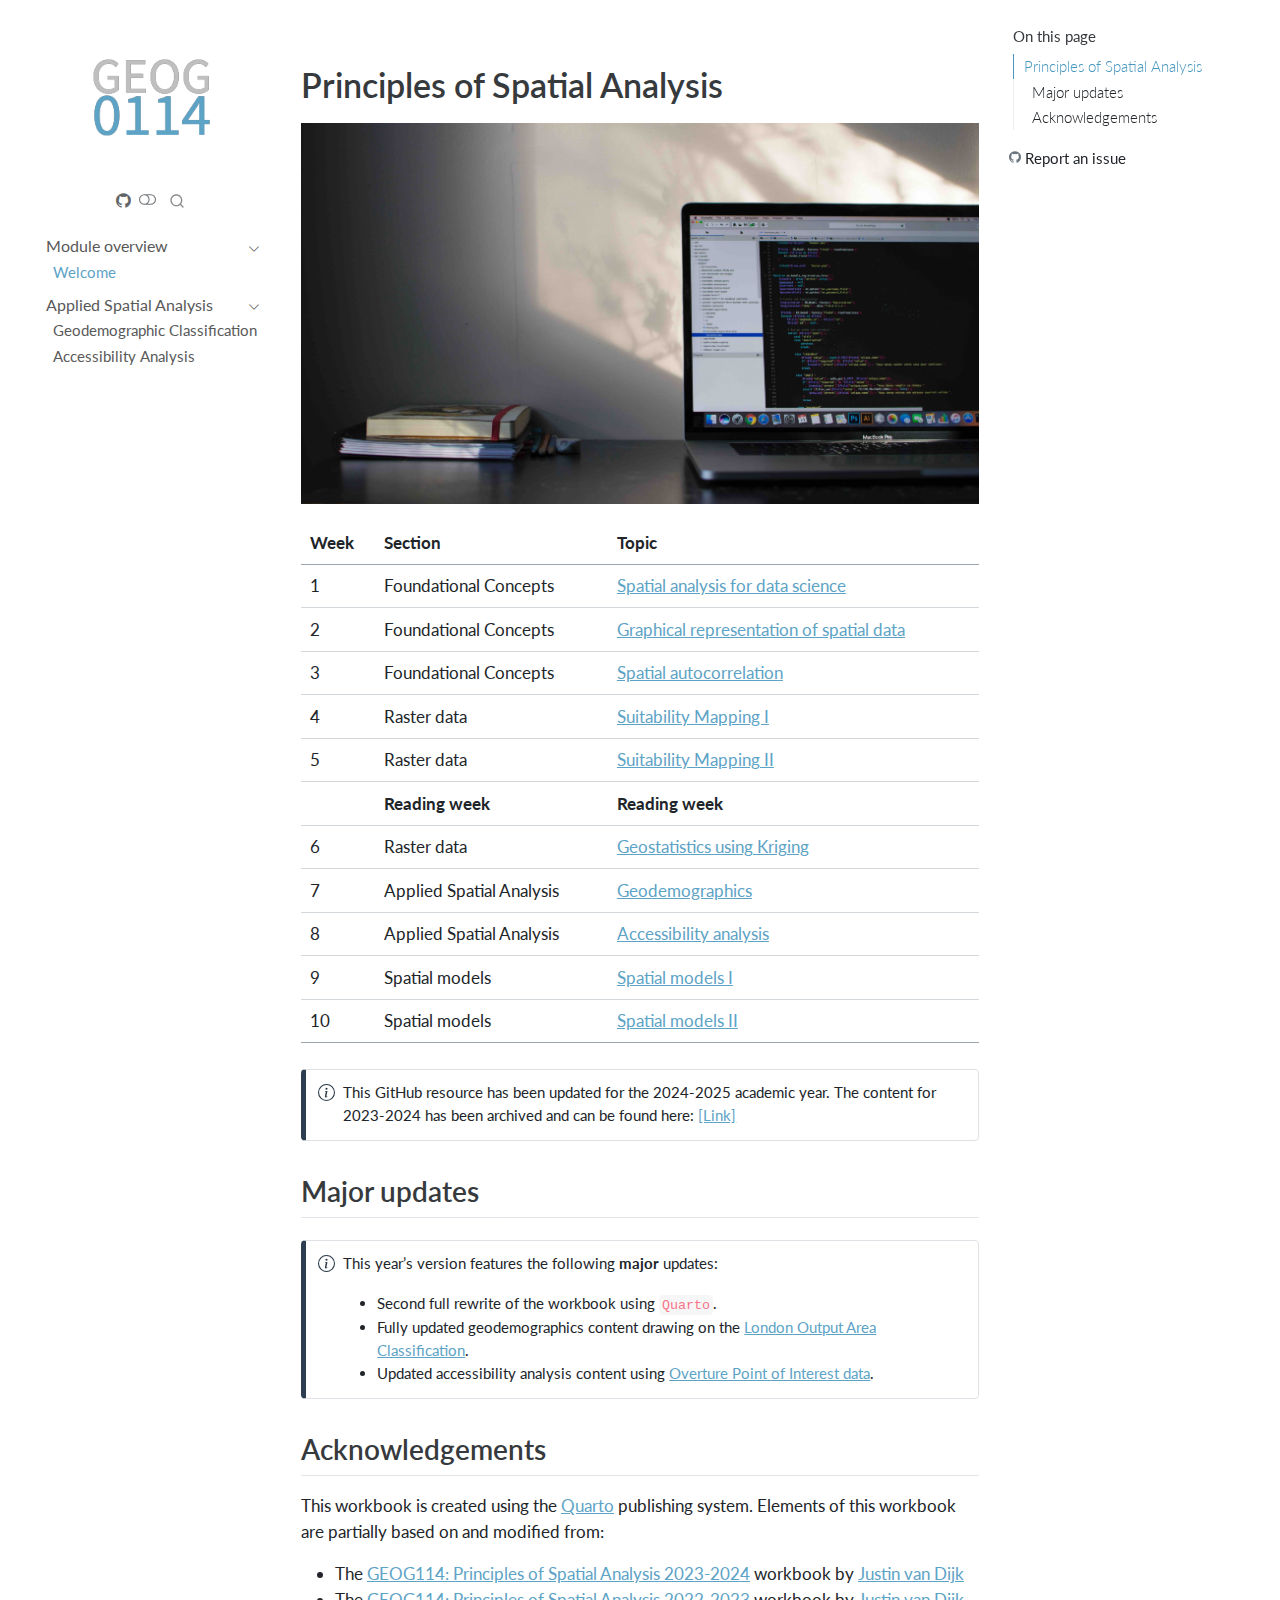
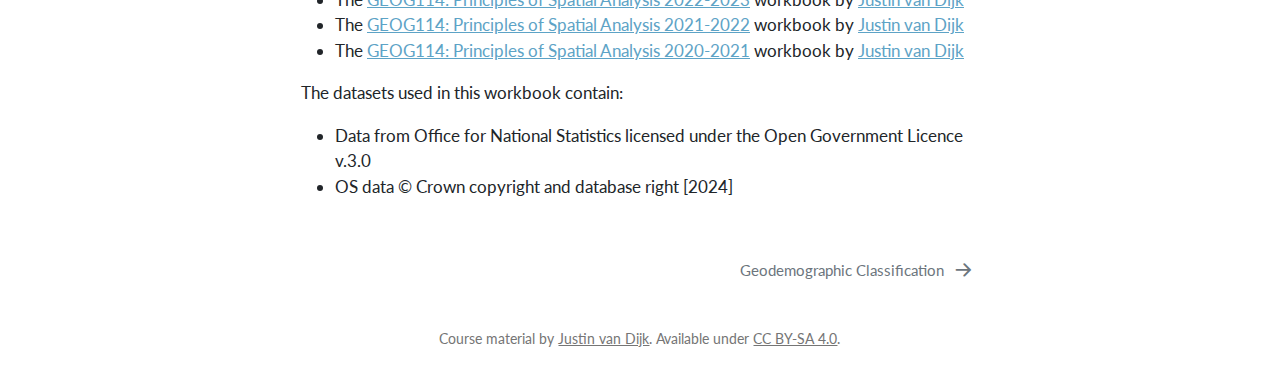
<file: docs/index.html>
<!DOCTYPE html>
<html xmlns="http://www.w3.org/1999/xhtml" lang="en" xml:lang="en"><head>

<meta charset="utf-8">
<meta name="generator" content="quarto-1.3.450">

<meta name="viewport" content="width=device-width, initial-scale=1.0, user-scalable=yes">


<title>GEOG0114</title>
<style>
code{white-space: pre-wrap;}
span.smallcaps{font-variant: small-caps;}
div.columns{display: flex; gap: min(4vw, 1.5em);}
div.column{flex: auto; overflow-x: auto;}
div.hanging-indent{margin-left: 1.5em; text-indent: -1.5em;}
ul.task-list{list-style: none;}
ul.task-list li input[type="checkbox"] {
  width: 0.8em;
  margin: 0 0.8em 0.2em -1em; /* quarto-specific, see https://github.com/quarto-dev/quarto-cli/issues/4556 */ 
  vertical-align: middle;
}
</style>


<script src="site_libs/quarto-nav/quarto-nav.js"></script>
<script src="site_libs/quarto-nav/headroom.min.js"></script>
<script src="site_libs/clipboard/clipboard.min.js"></script>
<script src="site_libs/quarto-search/autocomplete.umd.js"></script>
<script src="site_libs/quarto-search/fuse.min.js"></script>
<script src="site_libs/quarto-search/quarto-search.js"></script>
<meta name="quarto:offset" content="./">
<link href="./01-geodemographics.html" rel="next">
<script src="site_libs/quarto-html/quarto.js"></script>
<script src="site_libs/quarto-html/popper.min.js"></script>
<script src="site_libs/quarto-html/tippy.umd.min.js"></script>
<script src="site_libs/quarto-html/anchor.min.js"></script>
<link href="site_libs/quarto-html/tippy.css" rel="stylesheet">
<link href="site_libs/quarto-html/quarto-syntax-highlighting.css" rel="stylesheet" class="quarto-color-scheme" id="quarto-text-highlighting-styles">
<link href="site_libs/quarto-html/quarto-syntax-highlighting-dark.css" rel="prefetch" class="quarto-color-scheme quarto-color-alternate" id="quarto-text-highlighting-styles">
<script src="site_libs/bootstrap/bootstrap.min.js"></script>
<link href="site_libs/bootstrap/bootstrap-icons.css" rel="stylesheet">
<link href="site_libs/bootstrap/bootstrap.min.css" rel="stylesheet" class="quarto-color-scheme" id="quarto-bootstrap" data-mode="light">
<link href="site_libs/bootstrap/bootstrap-dark.min.css" rel="prefetch" class="quarto-color-scheme quarto-color-alternate" id="quarto-bootstrap" data-mode="dark">
<script id="quarto-search-options" type="application/json">{
  "location": "sidebar",
  "copy-button": false,
  "collapse-after": 3,
  "panel-placement": "start",
  "type": "overlay",
  "limit": 20,
  "language": {
    "search-no-results-text": "No results",
    "search-matching-documents-text": "matching documents",
    "search-copy-link-title": "Copy link to search",
    "search-hide-matches-text": "Hide additional matches",
    "search-more-match-text": "more match in this document",
    "search-more-matches-text": "more matches in this document",
    "search-clear-button-title": "Clear",
    "search-detached-cancel-button-title": "Cancel",
    "search-submit-button-title": "Submit",
    "search-label": "Search"
  }
}</script>
<style>html{ scroll-behavior: smooth; }</style>


<link rel="stylesheet" href="assets/styles.css">
</head>

<body class="nav-sidebar floating">

<div id="quarto-search-results"></div>
  <header id="quarto-header" class="headroom fixed-top">
  <nav class="quarto-secondary-nav">
    <div class="container-fluid d-flex">
      <button type="button" class="quarto-btn-toggle btn" data-bs-toggle="collapse" data-bs-target="#quarto-sidebar,#quarto-sidebar-glass" aria-controls="quarto-sidebar" aria-expanded="false" aria-label="Toggle sidebar navigation" onclick="if (window.quartoToggleHeadroom) { window.quartoToggleHeadroom(); }">
        <i class="bi bi-layout-text-sidebar-reverse"></i>
      </button>
      <nav class="quarto-page-breadcrumbs" aria-label="breadcrumb"><ol class="breadcrumb"><li class="breadcrumb-item"><a href="./index.html">Module overview</a></li><li class="breadcrumb-item"><a href="./index.html">Welcome</a></li></ol></nav>
      <a class="flex-grow-1" role="button" data-bs-toggle="collapse" data-bs-target="#quarto-sidebar,#quarto-sidebar-glass" aria-controls="quarto-sidebar" aria-expanded="false" aria-label="Toggle sidebar navigation" onclick="if (window.quartoToggleHeadroom) { window.quartoToggleHeadroom(); }">      
      </a>
      <button type="button" class="btn quarto-search-button" aria-label="" onclick="window.quartoOpenSearch();">
        <i class="bi bi-search"></i>
      </button>
    </div>
  </nav>
</header>
<!-- content -->
<div id="quarto-content" class="quarto-container page-columns page-rows-contents page-layout-article">
<!-- sidebar -->
  <nav id="quarto-sidebar" class="sidebar collapse collapse-horizontal sidebar-navigation floating overflow-auto">
    <div class="pt-lg-2 mt-2 text-left sidebar-header">
      <a href="./index.html" class="sidebar-logo-link">
      <img src="./assets/logo.svg" alt="" class="sidebar-logo py-0 d-lg-inline d-none">
      </a>
      <div class="sidebar-tools-main tools-wide">
    <a href="https://github.com/jtvandijk/GEOG0114" rel="" title="" class="quarto-navigation-tool px-1" aria-label=""><i class="bi bi-github"></i></a>
  <a href="" class="quarto-color-scheme-toggle quarto-navigation-tool  px-1" onclick="window.quartoToggleColorScheme(); return false;" title="Toggle dark mode"><i class="bi"></i></a>
    <div id="quarto-search" class="quarto-navigation-tool px-1" title="Search"></div>
</div>
      </div>
    <div class="sidebar-menu-container"> 
    <ul class="list-unstyled mt-1">
        <li class="sidebar-item sidebar-item-section">
      <div class="sidebar-item-container"> 
            <a class="sidebar-item-text sidebar-link text-start" data-bs-toggle="collapse" data-bs-target="#quarto-sidebar-section-1" aria-expanded="true">
 <span class="menu-text">Module overview</span></a>
          <a class="sidebar-item-toggle text-start" data-bs-toggle="collapse" data-bs-target="#quarto-sidebar-section-1" aria-expanded="true" aria-label="Toggle section">
            <i class="bi bi-chevron-right ms-2"></i>
          </a> 
      </div>
      <ul id="quarto-sidebar-section-1" class="collapse list-unstyled sidebar-section depth1 show">  
          <li class="sidebar-item">
  <div class="sidebar-item-container"> 
  <a href="./index.html" class="sidebar-item-text sidebar-link active">
 <span class="menu-text">Welcome</span></a>
  </div>
</li>
      </ul>
  </li>
        <li class="sidebar-item sidebar-item-section">
      <div class="sidebar-item-container"> 
            <a class="sidebar-item-text sidebar-link text-start" data-bs-toggle="collapse" data-bs-target="#quarto-sidebar-section-2" aria-expanded="true">
 <span class="menu-text">Applied Spatial Analysis</span></a>
          <a class="sidebar-item-toggle text-start" data-bs-toggle="collapse" data-bs-target="#quarto-sidebar-section-2" aria-expanded="true" aria-label="Toggle section">
            <i class="bi bi-chevron-right ms-2"></i>
          </a> 
      </div>
      <ul id="quarto-sidebar-section-2" class="collapse list-unstyled sidebar-section depth1 show">  
          <li class="sidebar-item">
  <div class="sidebar-item-container"> 
  <a href="./01-geodemographics.html" class="sidebar-item-text sidebar-link">
 <span class="menu-text">Geodemographic Classification</span></a>
  </div>
</li>
          <li class="sidebar-item">
  <div class="sidebar-item-container"> 
  <a href="./02-network.html" class="sidebar-item-text sidebar-link">
 <span class="menu-text">Accessibility Analysis</span></a>
  </div>
</li>
      </ul>
  </li>
    </ul>
    </div>
</nav>
<div id="quarto-sidebar-glass" data-bs-toggle="collapse" data-bs-target="#quarto-sidebar,#quarto-sidebar-glass"></div>
<!-- margin-sidebar -->
    <div id="quarto-margin-sidebar" class="sidebar margin-sidebar">
        <nav id="TOC" role="doc-toc" class="toc-active">
    <h2 id="toc-title">On this page</h2>
   
  <ul>
  <li><a href="#principles-of-spatial-analysis" id="toc-principles-of-spatial-analysis" class="nav-link active" data-scroll-target="#principles-of-spatial-analysis">Principles of Spatial Analysis</a>
  <ul class="collapse">
  <li><a href="#major-updates" id="toc-major-updates" class="nav-link" data-scroll-target="#major-updates">Major updates</a></li>
  <li><a href="#acknowledgements" id="toc-acknowledgements" class="nav-link" data-scroll-target="#acknowledgements">Acknowledgements</a></li>
  </ul></li>
  </ul>
<div class="toc-actions"><div><i class="bi bi-github"></i></div><div class="action-links"><p><a href="https://github.com/jtvandijk/GEOG0114/issues/new" class="toc-action">Report an issue</a></p></div></div></nav>
    </div>
<!-- main -->
<main class="content" id="quarto-document-content">



<section id="principles-of-spatial-analysis" class="level1 unnumbered">
<h1 class="unnumbered">Principles of Spatial Analysis</h1>
<div class="cell" data-hash="index_cache/html/module-overview-figure_f313e1441831a0896dcd6fdd3f6c13d5">
<div class="cell-output-display">
<p><img src="images/w00/data-science-welcome-sm.jpg" class="img-fluid" style="width:100.0%"></p>
</div>
</div>
<table class="table">
<thead>
<tr class="header">
<th style="text-align: left;">Week</th>
<th style="text-align: left;">Section</th>
<th style="text-align: left;">Topic</th>
</tr>
</thead>
<tbody>
<tr class="odd">
<td style="text-align: left;">1</td>
<td style="text-align: left;">Foundational Concepts</td>
<td style="text-align: left;"><a href="https://uclpg-msc-sgds.github.io/GEOG0114">Spatial analysis for data science</a></td>
</tr>
<tr class="even">
<td style="text-align: left;">2</td>
<td style="text-align: left;">Foundational Concepts</td>
<td style="text-align: left;"><a href="https://uclpg-msc-sgds.github.io/GEOG0114">Graphical representation of spatial data</a></td>
</tr>
<tr class="odd">
<td style="text-align: left;">3</td>
<td style="text-align: left;">Foundational Concepts</td>
<td style="text-align: left;"><a href="https://uclpg-msc-sgds.github.io/GEOG0114">Spatial autocorrelation</a></td>
</tr>
<tr class="even">
<td style="text-align: left;">4</td>
<td style="text-align: left;">Raster data</td>
<td style="text-align: left;"><a href="https://uclpg-msc-sgds.github.io/GEOG0114">Suitability Mapping I</a></td>
</tr>
<tr class="odd">
<td style="text-align: left;">5</td>
<td style="text-align: left;">Raster data</td>
<td style="text-align: left;"><a href="https://uclpg-msc-sgds.github.io/GEOG0114">Suitability Mapping II</a></td>
</tr>
<tr class="even">
<td style="text-align: left;"></td>
<td style="text-align: left;"><strong>Reading week</strong></td>
<td style="text-align: left;"><strong>Reading week</strong></td>
</tr>
<tr class="odd">
<td style="text-align: left;">6</td>
<td style="text-align: left;">Raster data</td>
<td style="text-align: left;"><a href="https://uclpg-msc-sgds.github.io/GEOG0114">Geostatistics using Kriging</a></td>
</tr>
<tr class="even">
<td style="text-align: left;">7</td>
<td style="text-align: left;">Applied Spatial Analysis</td>
<td style="text-align: left;"><a href="01-geodemographics.html">Geodemographics</a></td>
</tr>
<tr class="odd">
<td style="text-align: left;">8</td>
<td style="text-align: left;">Applied Spatial Analysis</td>
<td style="text-align: left;"><a href="02-network.html">Accessibility analysis</a></td>
</tr>
<tr class="even">
<td style="text-align: left;">9</td>
<td style="text-align: left;">Spatial models</td>
<td style="text-align: left;"><a href="https://uclpg-msc-sgds.github.io/GEOG0114">Spatial models I</a></td>
</tr>
<tr class="odd">
<td style="text-align: left;">10</td>
<td style="text-align: left;">Spatial models</td>
<td style="text-align: left;"><a href="https://uclpg-msc-sgds.github.io/GEOG0114">Spatial models II</a></td>
</tr>
</tbody>
</table>
<div class="callout callout-style-simple callout-note">
<div class="callout-body d-flex">
<div class="callout-icon-container">
<i class="callout-icon"></i>
</div>
<div class="callout-body-container">
<p>This GitHub resource has been updated for the 2024-2025 academic year. The content for 2023-2024 has been archived and can be found here: <a href="https://jtvandijk.github.io/GEOG0114_20232024">[Link]</a></p>
</div>
</div>
</div>
<section id="major-updates" class="level2 unnumbered">
<h2 class="unnumbered anchored" data-anchor-id="major-updates">Major updates</h2>
<div class="callout callout-style-simple callout-note">
<div class="callout-body d-flex">
<div class="callout-icon-container">
<i class="callout-icon"></i>
</div>
<div class="callout-body-container">
<p>This year’s version features the following <strong>major</strong> updates:</p>
<ul>
<li>Second full rewrite of the workbook using <code>Quarto</code>.</li>
<li>Fully updated geodemographics content drawing on the <a href="https://doi.org/10.1177/23998083241242913">London Output Area Classification</a>.</li>
<li>Updated accessibility analysis content using <a href="https://journals.sagepub.com/doi/full/10.1177/23998083241263124">Overture Point of Interest data</a>.</li>
</ul>
</div>
</div>
</div>
</section>
<section id="acknowledgements" class="level2 unnumbered">
<h2 class="unnumbered anchored" data-anchor-id="acknowledgements">Acknowledgements</h2>
<p>This workbook is created using the <a href="https://quarto.org/">Quarto</a> publishing system. Elements of this workbook are partially based on and modified from:</p>
<ul>
<li>The <a href="https://jtvandijk.github.io/GEOG0114_20232024/">GEOG114: Principles of Spatial Analysis 2023-2024</a> workbook by <a href="https://www.mappingdutchman.com">Justin van Dijk</a></li>
<li>The <a href="https://jtvandijk.github.io/GEOG0114_20222023/">GEOG114: Principles of Spatial Analysis 2022-2023</a> workbook by <a href="https://www.mappingdutchman.com">Justin van Dijk</a></li>
<li>The <a href="https://jtvandijk.github.io/GEOG0114_20212022/">GEOG114: Principles of Spatial Analysis 2021-2022</a> workbook by <a href="https://www.mappingdutchman.com">Justin van Dijk</a></li>
<li>The <a href="https://jtvandijk.github.io/GEOG0114_20202021/">GEOG114: Principles of Spatial Analysis 2020-2021</a> workbook by <a href="https://www.mappingdutchman.com">Justin van Dijk</a></li>
</ul>
<p>The datasets used in this workbook contain:</p>
<ul>
<li>Data from Office for National Statistics licensed under the Open Government Licence v.3.0</li>
<li>OS data © Crown copyright and database right [2024]</li>
</ul>


</section>
</section>

</main> <!-- /main -->
<script id="quarto-html-after-body" type="application/javascript">
window.document.addEventListener("DOMContentLoaded", function (event) {
  const toggleBodyColorMode = (bsSheetEl) => {
    const mode = bsSheetEl.getAttribute("data-mode");
    const bodyEl = window.document.querySelector("body");
    if (mode === "dark") {
      bodyEl.classList.add("quarto-dark");
      bodyEl.classList.remove("quarto-light");
    } else {
      bodyEl.classList.add("quarto-light");
      bodyEl.classList.remove("quarto-dark");
    }
  }
  const toggleBodyColorPrimary = () => {
    const bsSheetEl = window.document.querySelector("link#quarto-bootstrap");
    if (bsSheetEl) {
      toggleBodyColorMode(bsSheetEl);
    }
  }
  toggleBodyColorPrimary();  
  const disableStylesheet = (stylesheets) => {
    for (let i=0; i < stylesheets.length; i++) {
      const stylesheet = stylesheets[i];
      stylesheet.rel = 'prefetch';
    }
  }
  const enableStylesheet = (stylesheets) => {
    for (let i=0; i < stylesheets.length; i++) {
      const stylesheet = stylesheets[i];
      stylesheet.rel = 'stylesheet';
    }
  }
  const manageTransitions = (selector, allowTransitions) => {
    const els = window.document.querySelectorAll(selector);
    for (let i=0; i < els.length; i++) {
      const el = els[i];
      if (allowTransitions) {
        el.classList.remove('notransition');
      } else {
        el.classList.add('notransition');
      }
    }
  }
  const toggleColorMode = (alternate) => {
    // Switch the stylesheets
    const alternateStylesheets = window.document.querySelectorAll('link.quarto-color-scheme.quarto-color-alternate');
    manageTransitions('#quarto-margin-sidebar .nav-link', false);
    if (alternate) {
      enableStylesheet(alternateStylesheets);
      for (const sheetNode of alternateStylesheets) {
        if (sheetNode.id === "quarto-bootstrap") {
          toggleBodyColorMode(sheetNode);
        }
      }
    } else {
      disableStylesheet(alternateStylesheets);
      toggleBodyColorPrimary();
    }
    manageTransitions('#quarto-margin-sidebar .nav-link', true);
    // Switch the toggles
    const toggles = window.document.querySelectorAll('.quarto-color-scheme-toggle');
    for (let i=0; i < toggles.length; i++) {
      const toggle = toggles[i];
      if (toggle) {
        if (alternate) {
          toggle.classList.add("alternate");     
        } else {
          toggle.classList.remove("alternate");
        }
      }
    }
    // Hack to workaround the fact that safari doesn't
    // properly recolor the scrollbar when toggling (#1455)
    if (navigator.userAgent.indexOf('Safari') > 0 && navigator.userAgent.indexOf('Chrome') == -1) {
      manageTransitions("body", false);
      window.scrollTo(0, 1);
      setTimeout(() => {
        window.scrollTo(0, 0);
        manageTransitions("body", true);
      }, 40);  
    }
  }
  const isFileUrl = () => { 
    return window.location.protocol === 'file:';
  }
  const hasAlternateSentinel = () => {  
    let styleSentinel = getColorSchemeSentinel();
    if (styleSentinel !== null) {
      return styleSentinel === "alternate";
    } else {
      return false;
    }
  }
  const setStyleSentinel = (alternate) => {
    const value = alternate ? "alternate" : "default";
    if (!isFileUrl()) {
      window.localStorage.setItem("quarto-color-scheme", value);
    } else {
      localAlternateSentinel = value;
    }
  }
  const getColorSchemeSentinel = () => {
    if (!isFileUrl()) {
      const storageValue = window.localStorage.getItem("quarto-color-scheme");
      return storageValue != null ? storageValue : localAlternateSentinel;
    } else {
      return localAlternateSentinel;
    }
  }
  let localAlternateSentinel = 'default';
  // Dark / light mode switch
  window.quartoToggleColorScheme = () => {
    // Read the current dark / light value 
    let toAlternate = !hasAlternateSentinel();
    toggleColorMode(toAlternate);
    setStyleSentinel(toAlternate);
  };
  // Ensure there is a toggle, if there isn't float one in the top right
  if (window.document.querySelector('.quarto-color-scheme-toggle') === null) {
    const a = window.document.createElement('a');
    a.classList.add('top-right');
    a.classList.add('quarto-color-scheme-toggle');
    a.href = "";
    a.onclick = function() { try { window.quartoToggleColorScheme(); } catch {} return false; };
    const i = window.document.createElement("i");
    i.classList.add('bi');
    a.appendChild(i);
    window.document.body.appendChild(a);
  }
  // Switch to dark mode if need be
  if (hasAlternateSentinel()) {
    toggleColorMode(true);
  } else {
    toggleColorMode(false);
  }
  const icon = "";
  const anchorJS = new window.AnchorJS();
  anchorJS.options = {
    placement: 'right',
    icon: icon
  };
  anchorJS.add('.anchored');
  const isCodeAnnotation = (el) => {
    for (const clz of el.classList) {
      if (clz.startsWith('code-annotation-')) {                     
        return true;
      }
    }
    return false;
  }
  const clipboard = new window.ClipboardJS('.code-copy-button', {
    text: function(trigger) {
      const codeEl = trigger.previousElementSibling.cloneNode(true);
      for (const childEl of codeEl.children) {
        if (isCodeAnnotation(childEl)) {
          childEl.remove();
        }
      }
      return codeEl.innerText;
    }
  });
  clipboard.on('success', function(e) {
    // button target
    const button = e.trigger;
    // don't keep focus
    button.blur();
    // flash "checked"
    button.classList.add('code-copy-button-checked');
    var currentTitle = button.getAttribute("title");
    button.setAttribute("title", "Copied!");
    let tooltip;
    if (window.bootstrap) {
      button.setAttribute("data-bs-toggle", "tooltip");
      button.setAttribute("data-bs-placement", "left");
      button.setAttribute("data-bs-title", "Copied!");
      tooltip = new bootstrap.Tooltip(button, 
        { trigger: "manual", 
          customClass: "code-copy-button-tooltip",
          offset: [0, -8]});
      tooltip.show();    
    }
    setTimeout(function() {
      if (tooltip) {
        tooltip.hide();
        button.removeAttribute("data-bs-title");
        button.removeAttribute("data-bs-toggle");
        button.removeAttribute("data-bs-placement");
      }
      button.setAttribute("title", currentTitle);
      button.classList.remove('code-copy-button-checked');
    }, 1000);
    // clear code selection
    e.clearSelection();
  });
  function tippyHover(el, contentFn) {
    const config = {
      allowHTML: true,
      content: contentFn,
      maxWidth: 500,
      delay: 100,
      arrow: false,
      appendTo: function(el) {
          return el.parentElement;
      },
      interactive: true,
      interactiveBorder: 10,
      theme: 'quarto',
      placement: 'bottom-start'
    };
    window.tippy(el, config); 
  }
  const noterefs = window.document.querySelectorAll('a[role="doc-noteref"]');
  for (var i=0; i<noterefs.length; i++) {
    const ref = noterefs[i];
    tippyHover(ref, function() {
      // use id or data attribute instead here
      let href = ref.getAttribute('data-footnote-href') || ref.getAttribute('href');
      try { href = new URL(href).hash; } catch {}
      const id = href.replace(/^#\/?/, "");
      const note = window.document.getElementById(id);
      return note.innerHTML;
    });
  }
      let selectedAnnoteEl;
      const selectorForAnnotation = ( cell, annotation) => {
        let cellAttr = 'data-code-cell="' + cell + '"';
        let lineAttr = 'data-code-annotation="' +  annotation + '"';
        const selector = 'span[' + cellAttr + '][' + lineAttr + ']';
        return selector;
      }
      const selectCodeLines = (annoteEl) => {
        const doc = window.document;
        const targetCell = annoteEl.getAttribute("data-target-cell");
        const targetAnnotation = annoteEl.getAttribute("data-target-annotation");
        const annoteSpan = window.document.querySelector(selectorForAnnotation(targetCell, targetAnnotation));
        const lines = annoteSpan.getAttribute("data-code-lines").split(",");
        const lineIds = lines.map((line) => {
          return targetCell + "-" + line;
        })
        let top = null;
        let height = null;
        let parent = null;
        if (lineIds.length > 0) {
            //compute the position of the single el (top and bottom and make a div)
            const el = window.document.getElementById(lineIds[0]);
            top = el.offsetTop;
            height = el.offsetHeight;
            parent = el.parentElement.parentElement;
          if (lineIds.length > 1) {
            const lastEl = window.document.getElementById(lineIds[lineIds.length - 1]);
            const bottom = lastEl.offsetTop + lastEl.offsetHeight;
            height = bottom - top;
          }
          if (top !== null && height !== null && parent !== null) {
            // cook up a div (if necessary) and position it 
            let div = window.document.getElementById("code-annotation-line-highlight");
            if (div === null) {
              div = window.document.createElement("div");
              div.setAttribute("id", "code-annotation-line-highlight");
              div.style.position = 'absolute';
              parent.appendChild(div);
            }
            div.style.top = top - 2 + "px";
            div.style.height = height + 4 + "px";
            let gutterDiv = window.document.getElementById("code-annotation-line-highlight-gutter");
            if (gutterDiv === null) {
              gutterDiv = window.document.createElement("div");
              gutterDiv.setAttribute("id", "code-annotation-line-highlight-gutter");
              gutterDiv.style.position = 'absolute';
              const codeCell = window.document.getElementById(targetCell);
              const gutter = codeCell.querySelector('.code-annotation-gutter');
              gutter.appendChild(gutterDiv);
            }
            gutterDiv.style.top = top - 2 + "px";
            gutterDiv.style.height = height + 4 + "px";
          }
          selectedAnnoteEl = annoteEl;
        }
      };
      const unselectCodeLines = () => {
        const elementsIds = ["code-annotation-line-highlight", "code-annotation-line-highlight-gutter"];
        elementsIds.forEach((elId) => {
          const div = window.document.getElementById(elId);
          if (div) {
            div.remove();
          }
        });
        selectedAnnoteEl = undefined;
      };
      // Attach click handler to the DT
      const annoteDls = window.document.querySelectorAll('dt[data-target-cell]');
      for (const annoteDlNode of annoteDls) {
        annoteDlNode.addEventListener('click', (event) => {
          const clickedEl = event.target;
          if (clickedEl !== selectedAnnoteEl) {
            unselectCodeLines();
            const activeEl = window.document.querySelector('dt[data-target-cell].code-annotation-active');
            if (activeEl) {
              activeEl.classList.remove('code-annotation-active');
            }
            selectCodeLines(clickedEl);
            clickedEl.classList.add('code-annotation-active');
          } else {
            // Unselect the line
            unselectCodeLines();
            clickedEl.classList.remove('code-annotation-active');
          }
        });
      }
  const findCites = (el) => {
    const parentEl = el.parentElement;
    if (parentEl) {
      const cites = parentEl.dataset.cites;
      if (cites) {
        return {
          el,
          cites: cites.split(' ')
        };
      } else {
        return findCites(el.parentElement)
      }
    } else {
      return undefined;
    }
  };
  var bibliorefs = window.document.querySelectorAll('a[role="doc-biblioref"]');
  for (var i=0; i<bibliorefs.length; i++) {
    const ref = bibliorefs[i];
    const citeInfo = findCites(ref);
    if (citeInfo) {
      tippyHover(citeInfo.el, function() {
        var popup = window.document.createElement('div');
        citeInfo.cites.forEach(function(cite) {
          var citeDiv = window.document.createElement('div');
          citeDiv.classList.add('hanging-indent');
          citeDiv.classList.add('csl-entry');
          var biblioDiv = window.document.getElementById('ref-' + cite);
          if (biblioDiv) {
            citeDiv.innerHTML = biblioDiv.innerHTML;
          }
          popup.appendChild(citeDiv);
        });
        return popup.innerHTML;
      });
    }
  }
});
</script>
<nav class="page-navigation">
  <div class="nav-page nav-page-previous">
  </div>
  <div class="nav-page nav-page-next">
      <a href="./01-geodemographics.html" class="pagination-link">
        <span class="nav-page-text">Geodemographic Classification</span> <i class="bi bi-arrow-right-short"></i>
      </a>
  </div>
</nav>
</div> <!-- /content -->
<footer class="footer">
  <div class="nav-footer">
    <div class="nav-footer-left">
      &nbsp;
    </div>   
    <div class="nav-footer-center">Course material by <a href="https://www.mappingdutchman.com">Justin van Dijk</a>. Available under <a href="https://creativecommons.org/licenses/by-sa/4.0/">CC BY-SA 4.0</a>.</div>
    <div class="nav-footer-right">
      &nbsp;
    </div>
  </div>
</footer>



<script src="site_libs/quarto-html/zenscroll-min.js"></script>
</body></html>
</file>
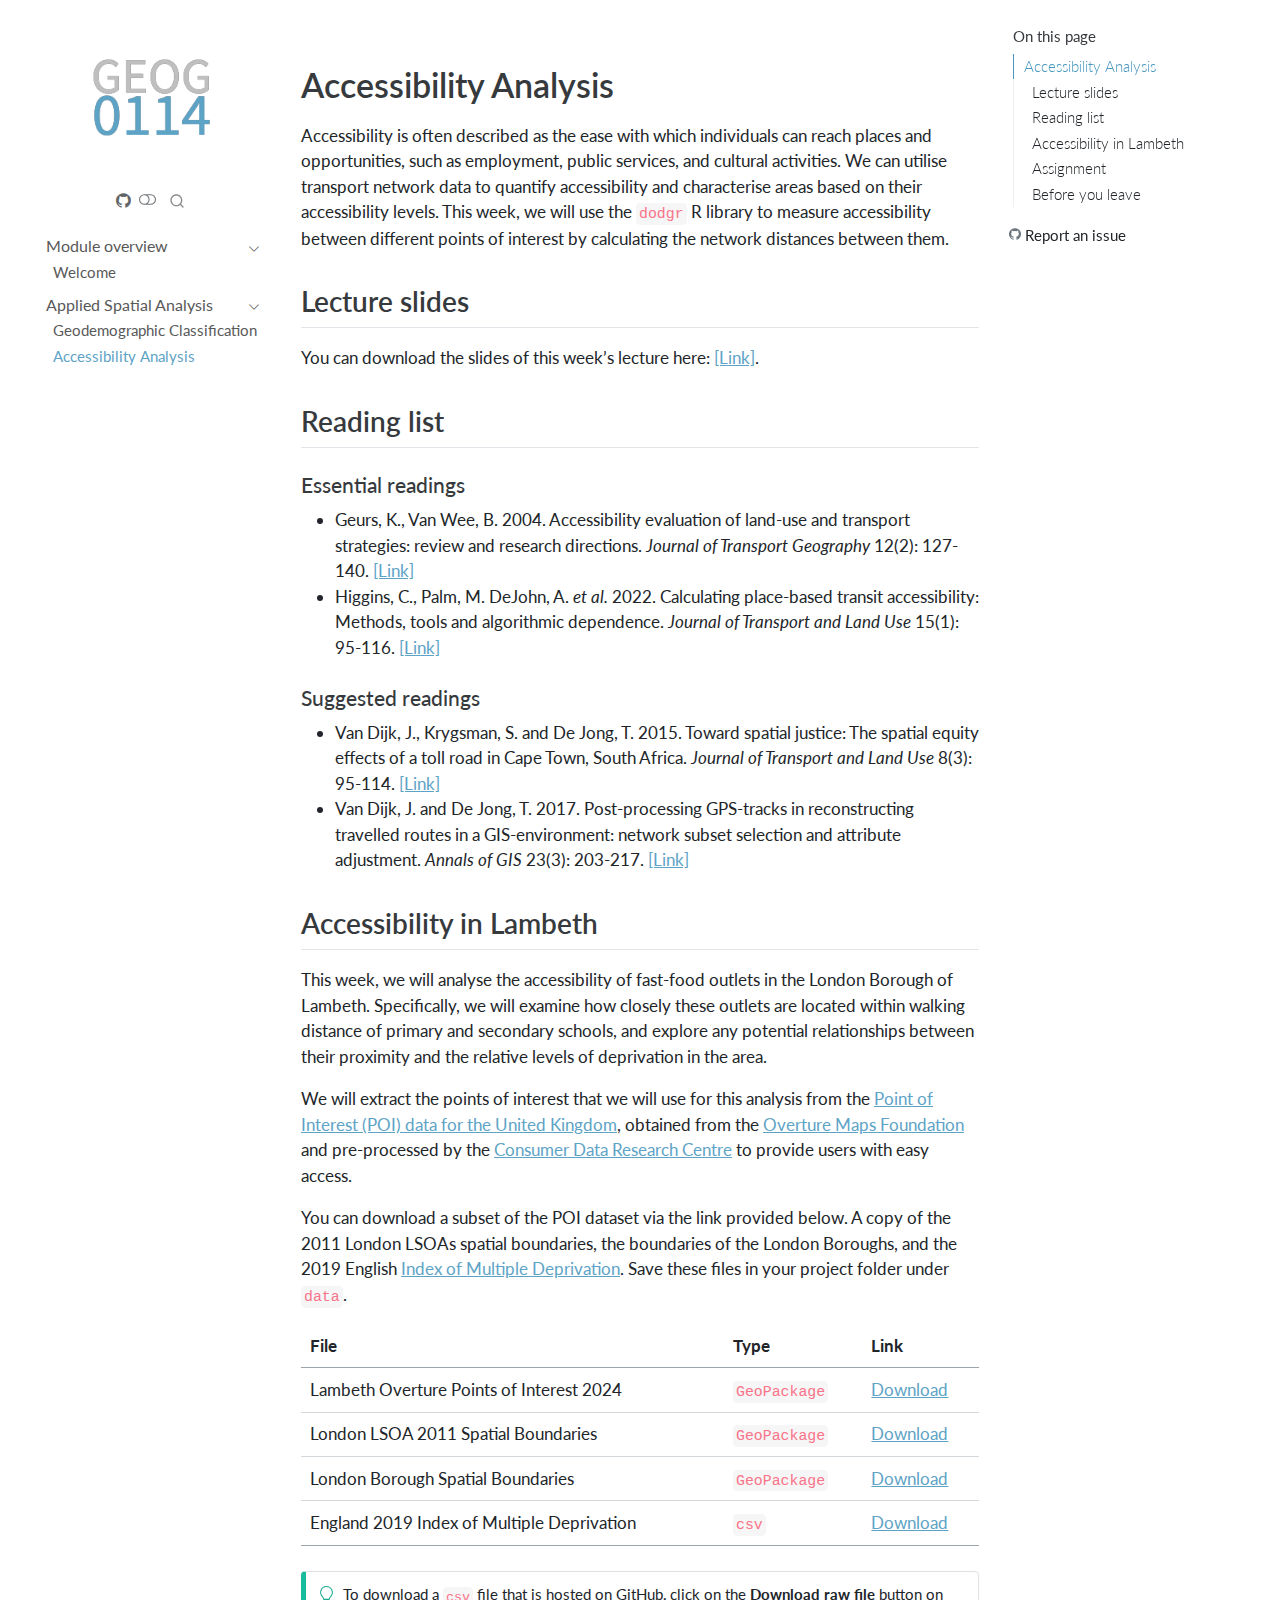
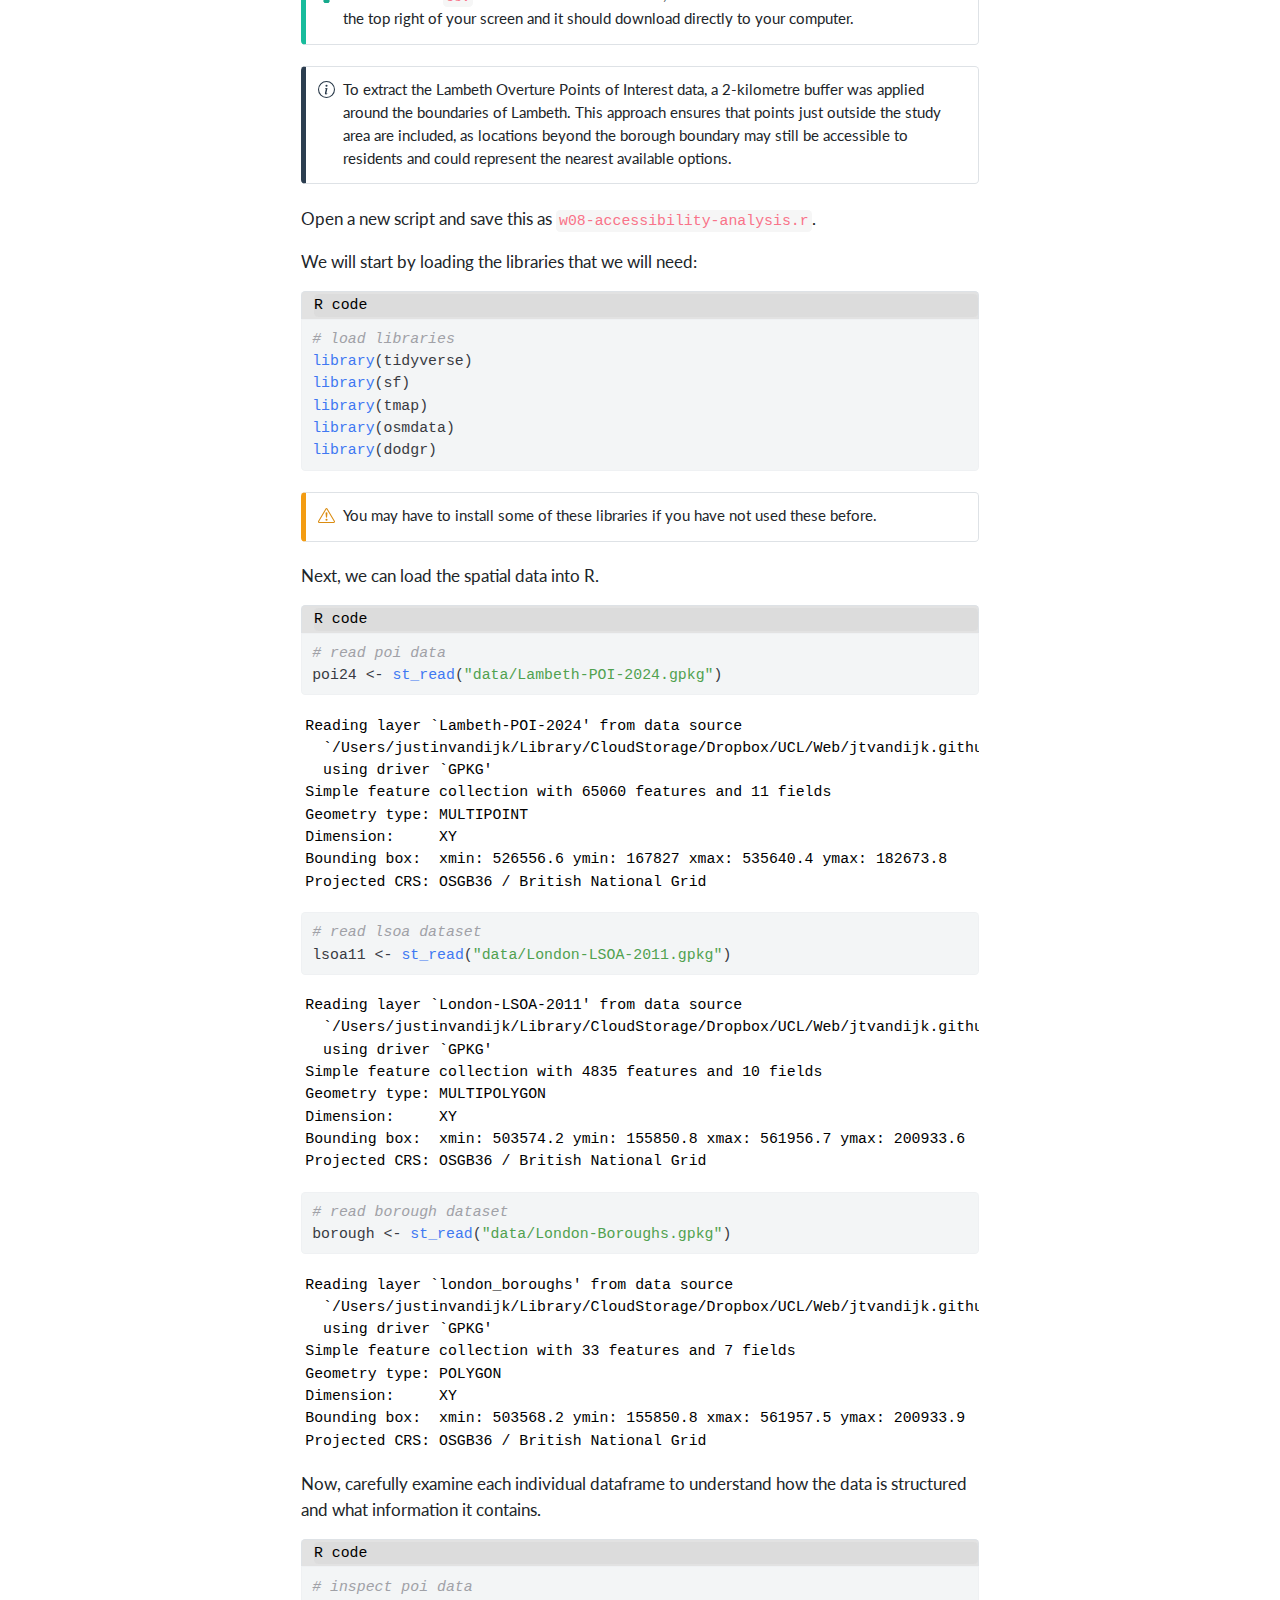
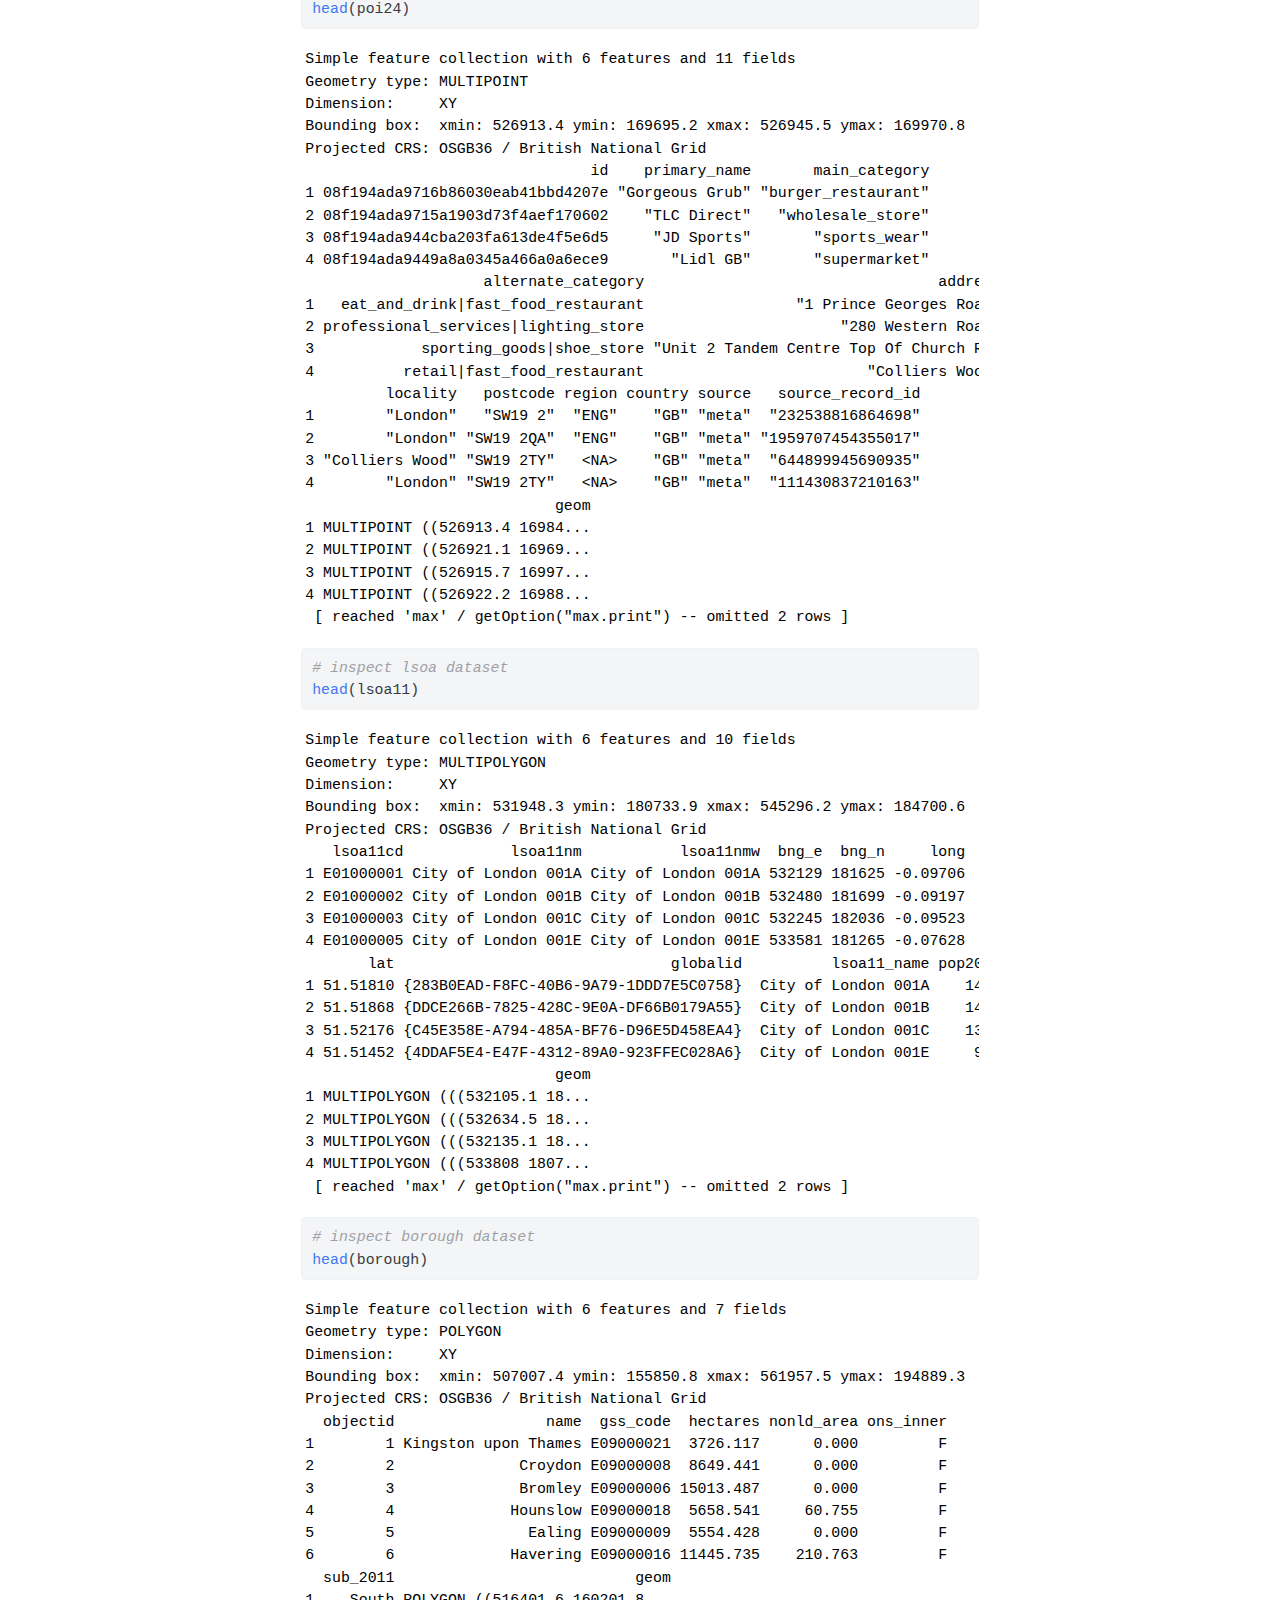
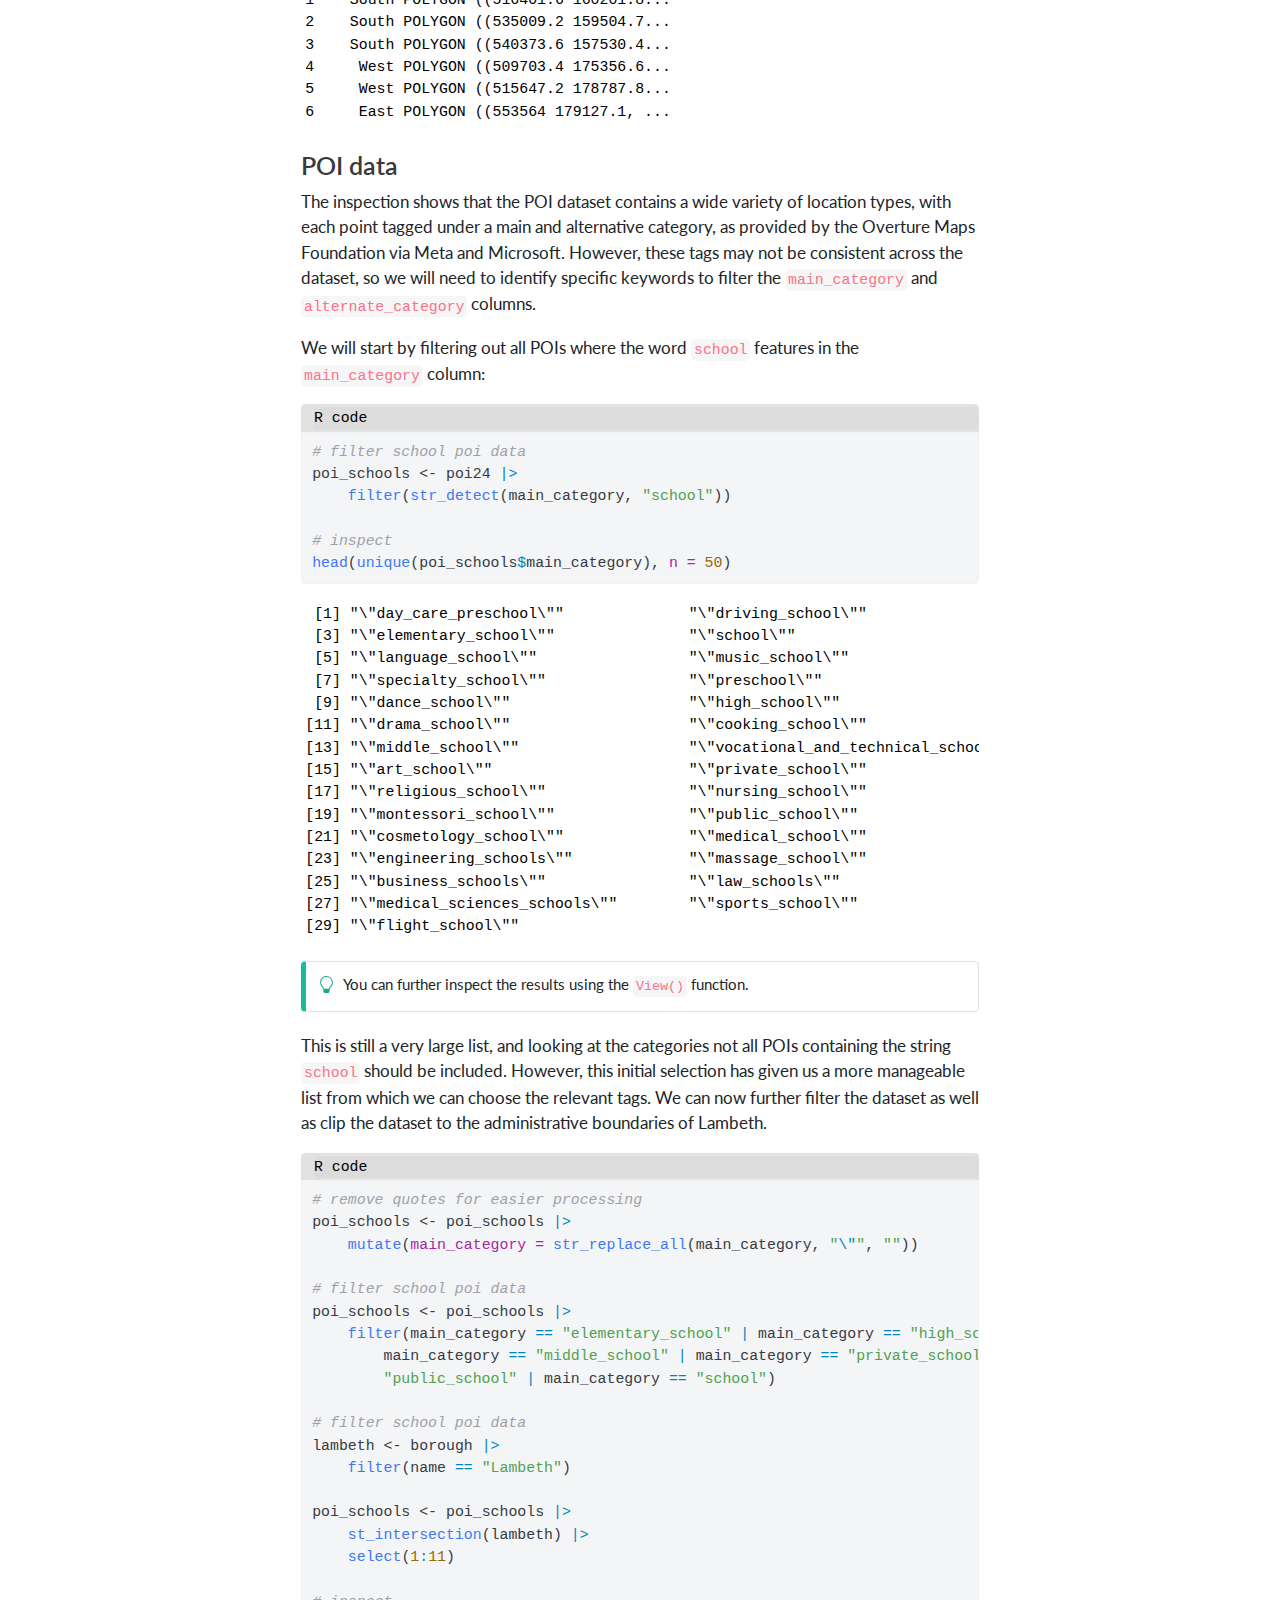
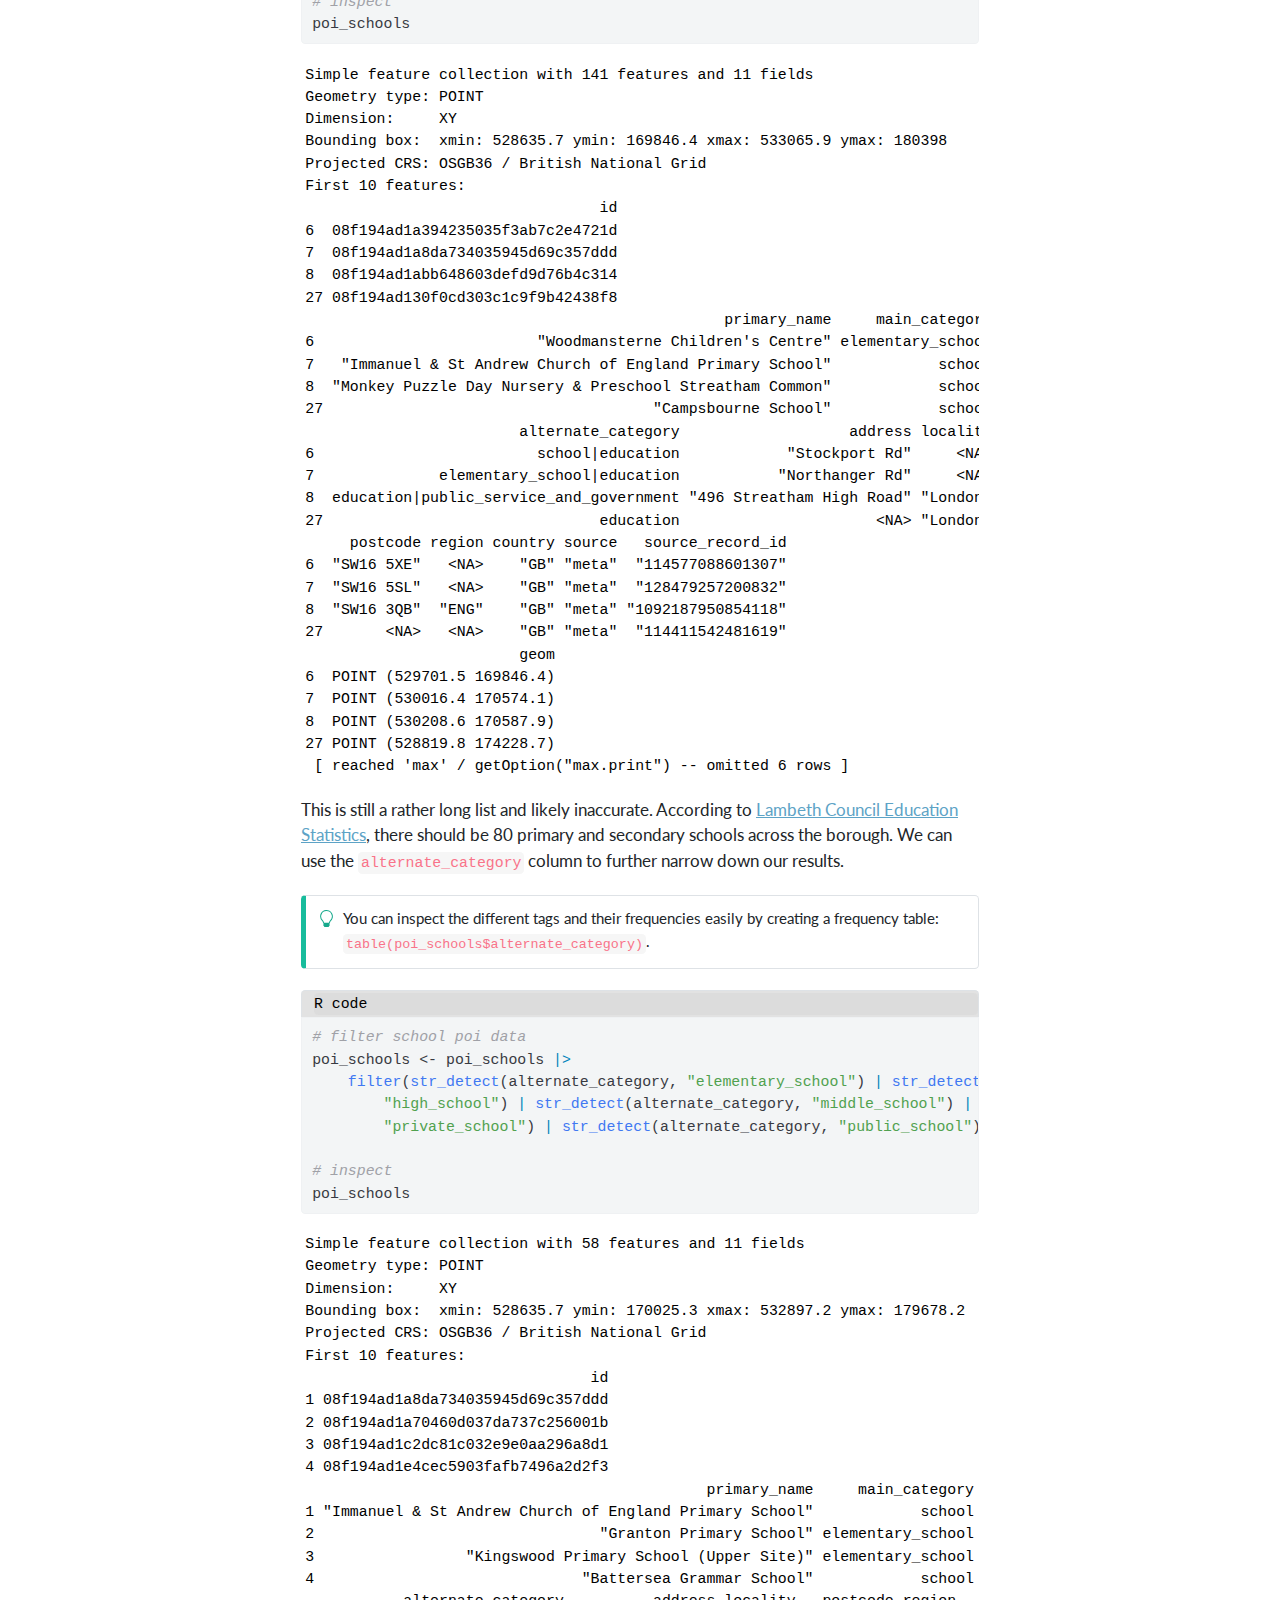
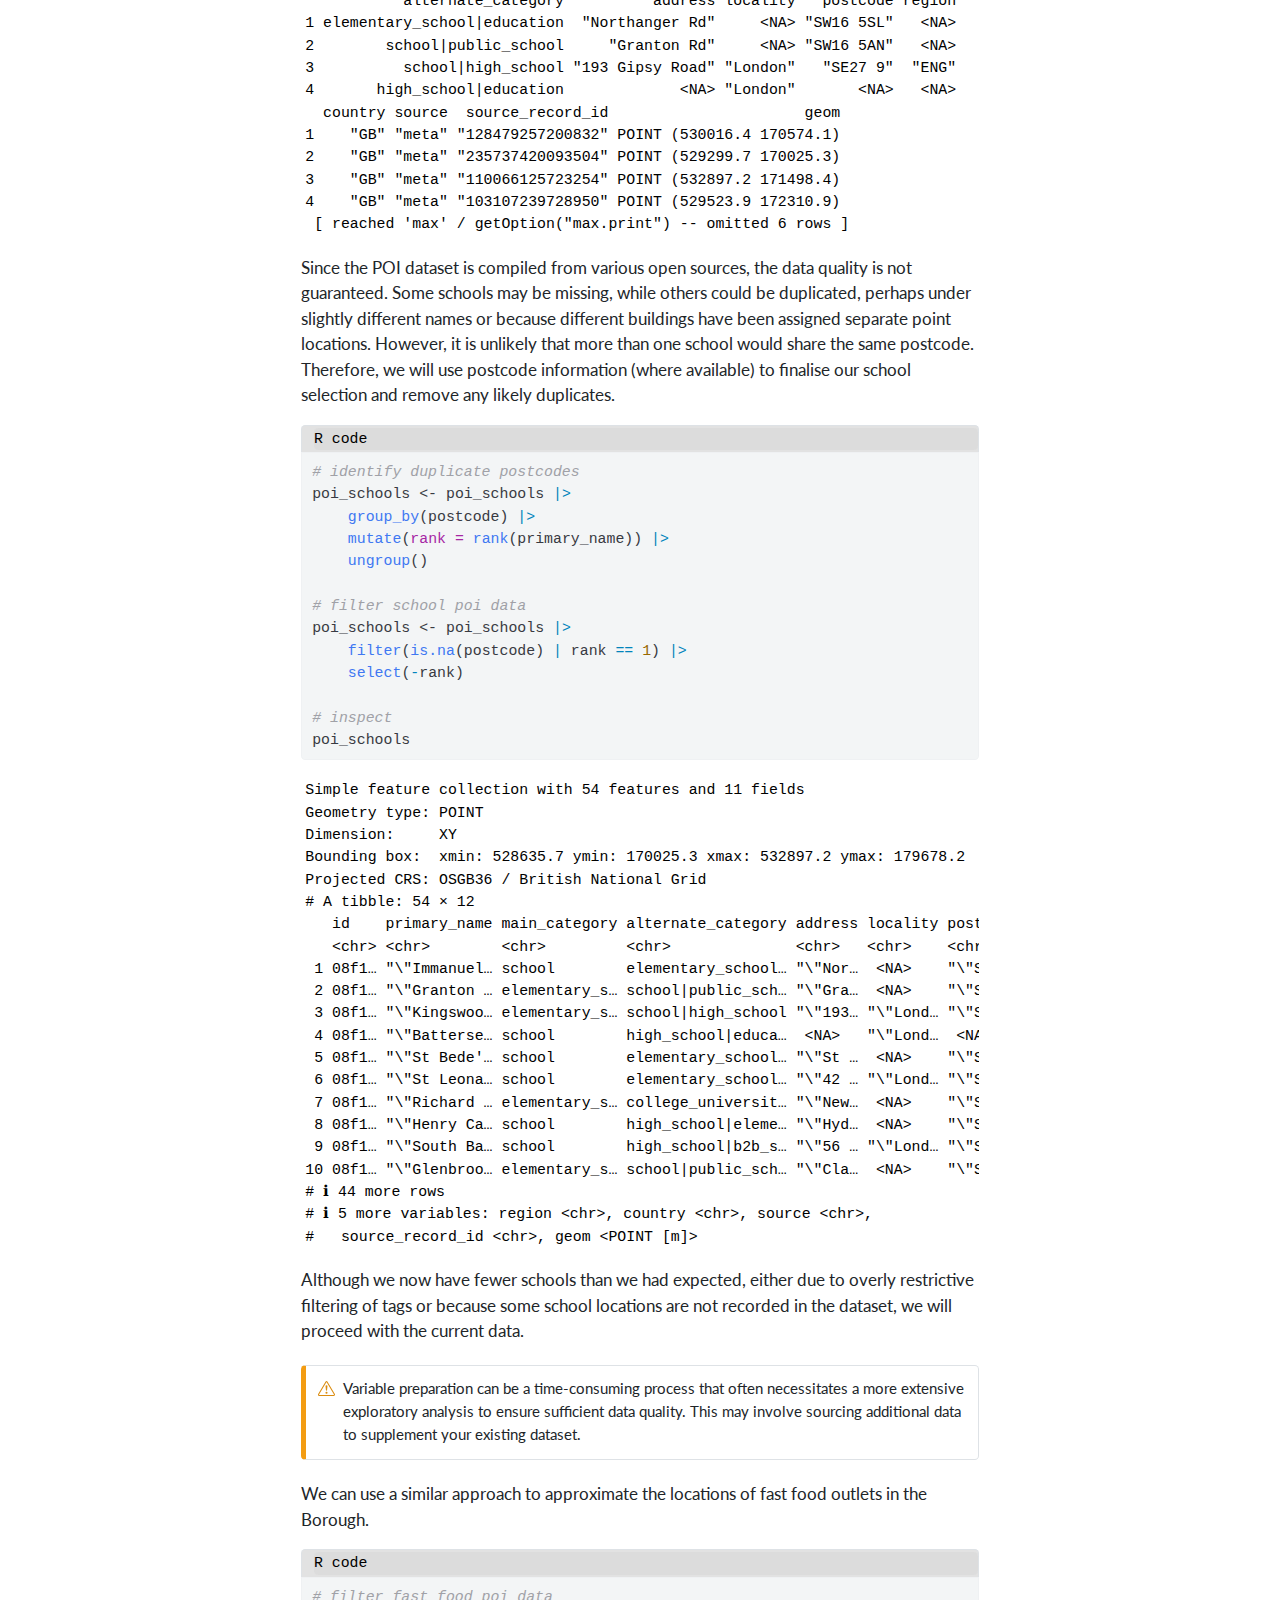
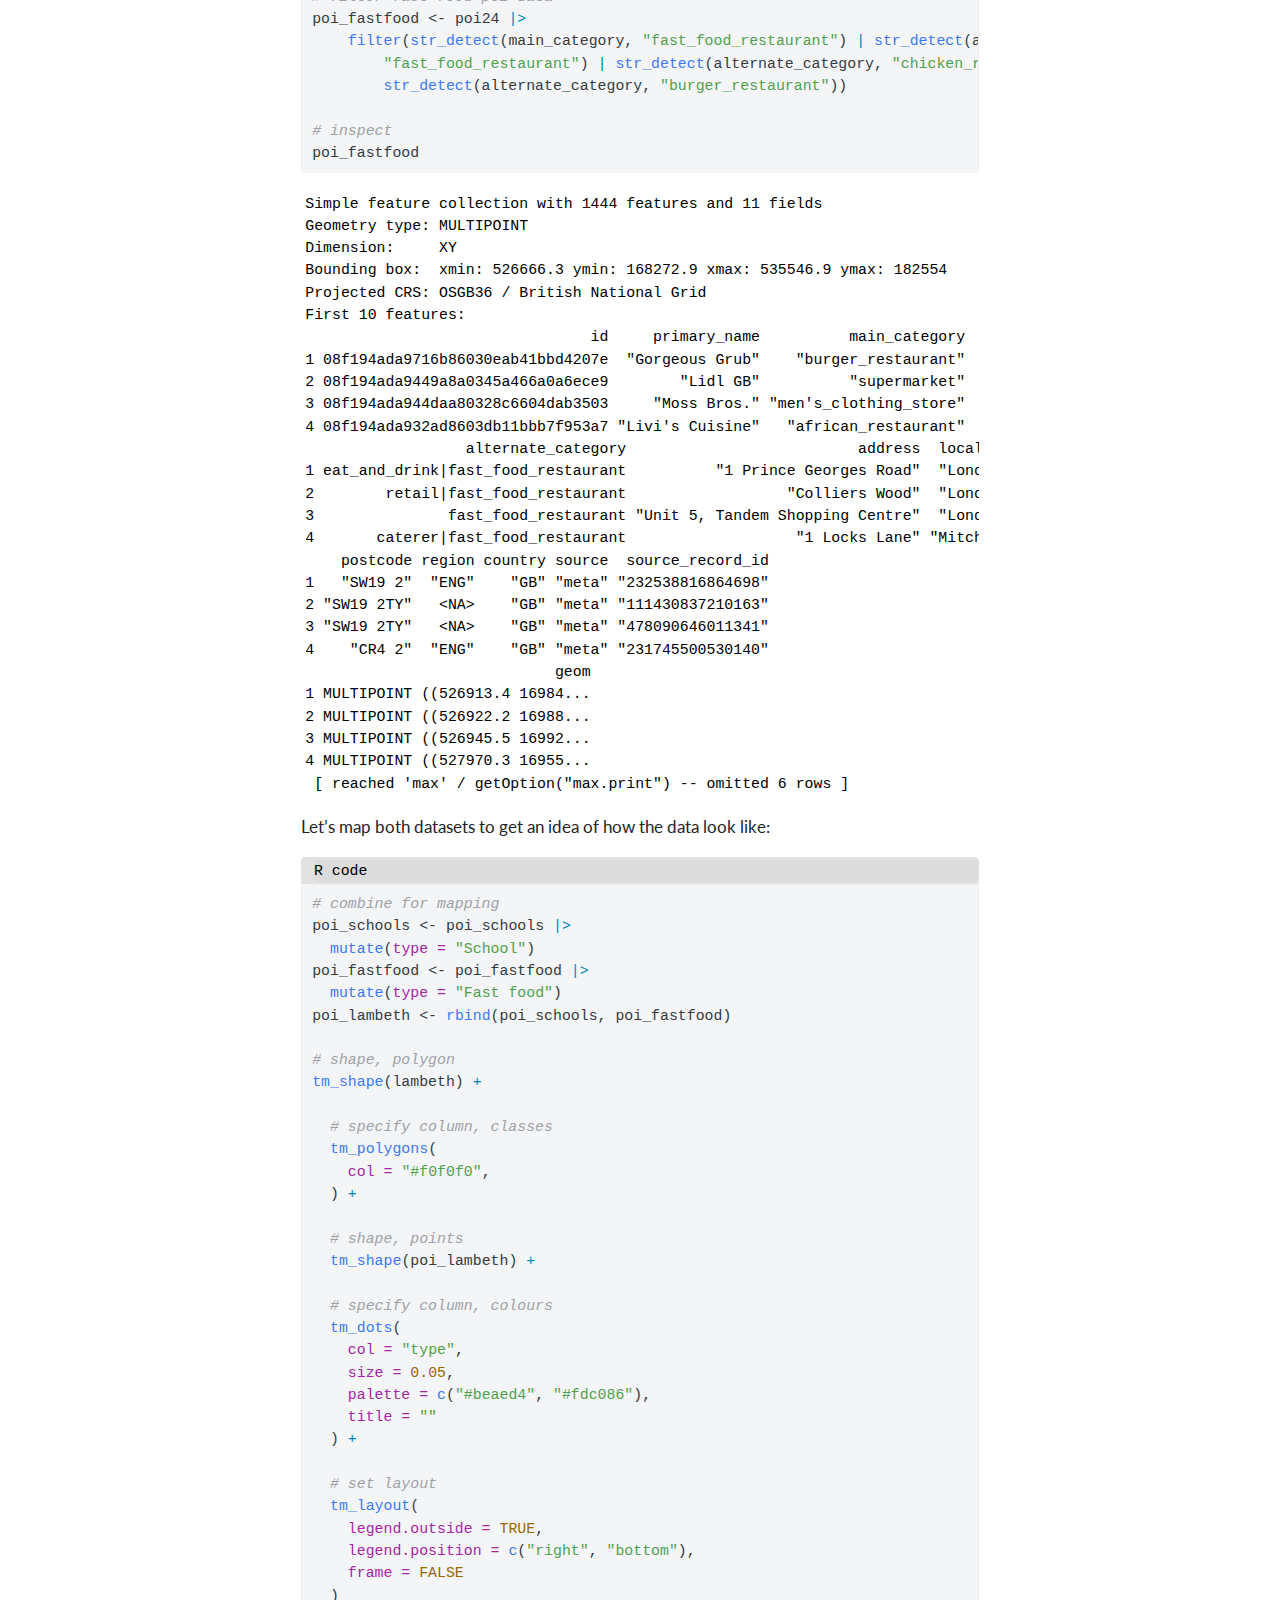
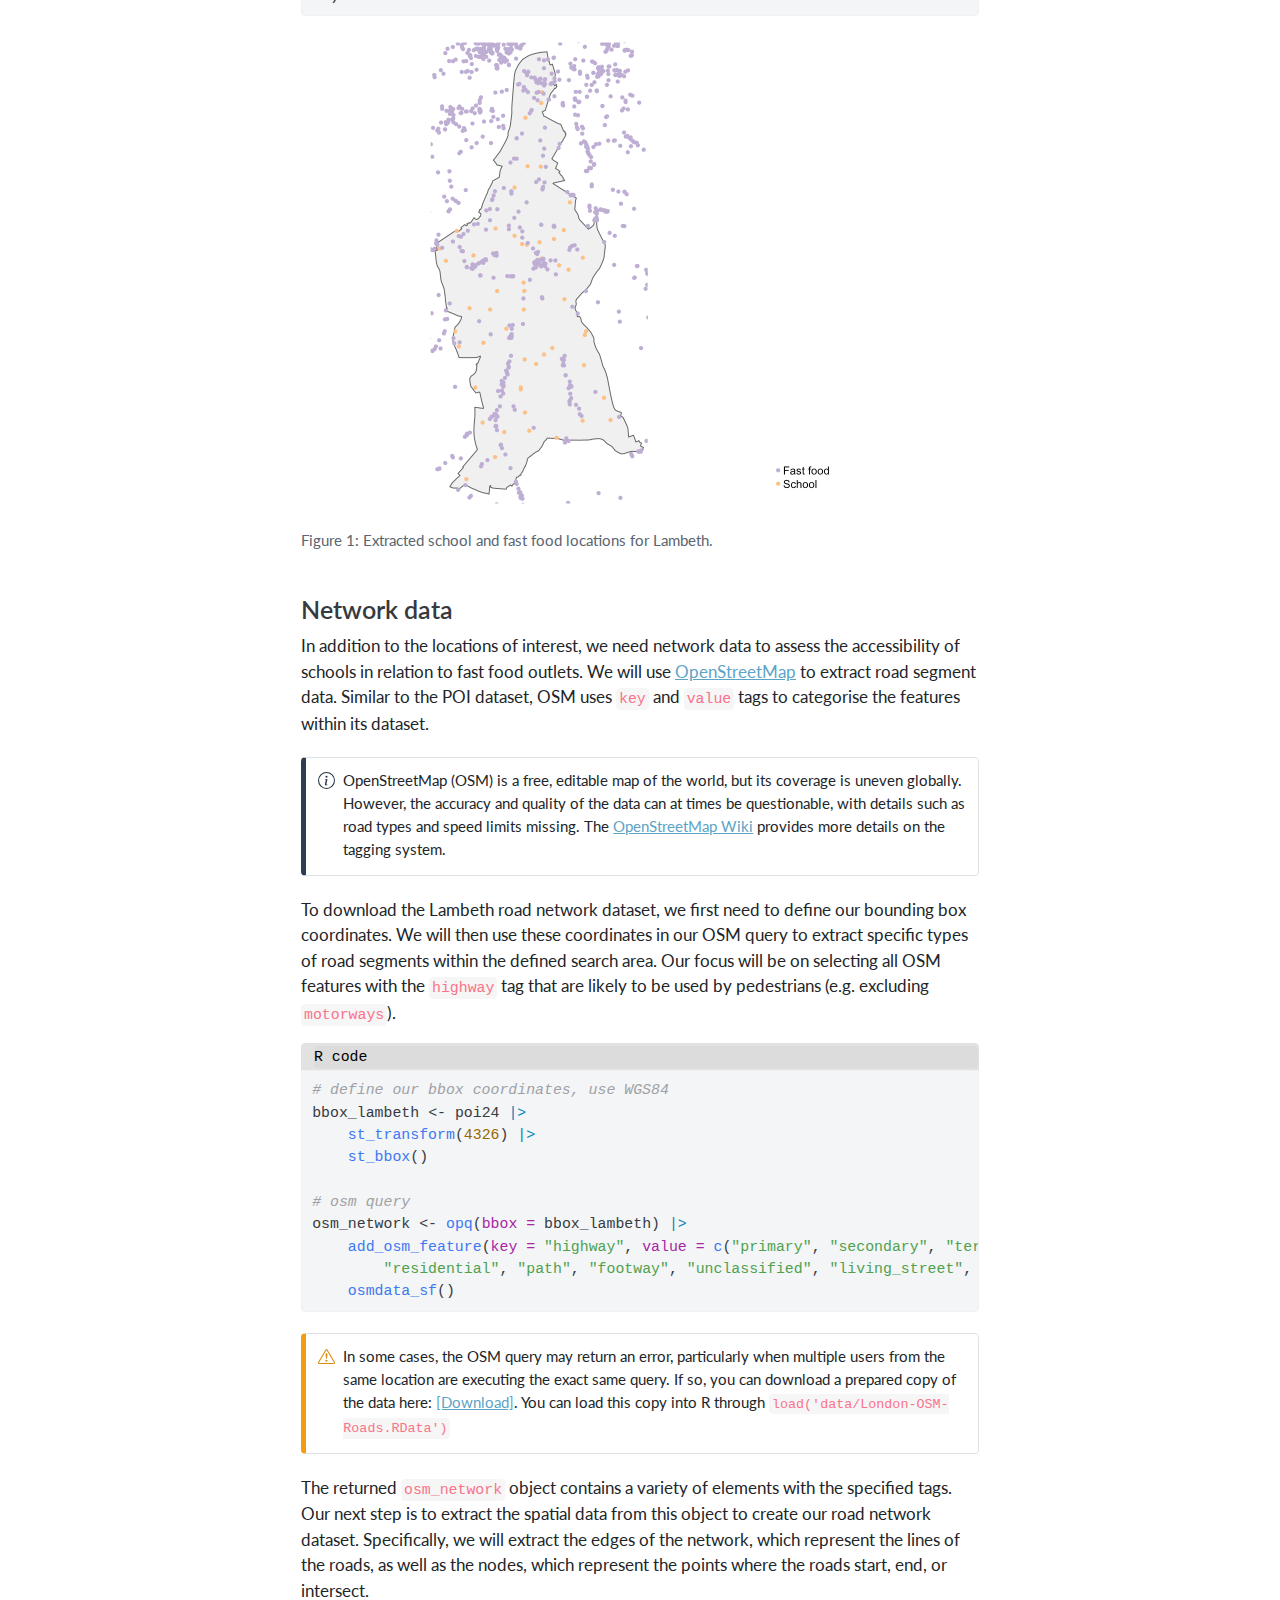
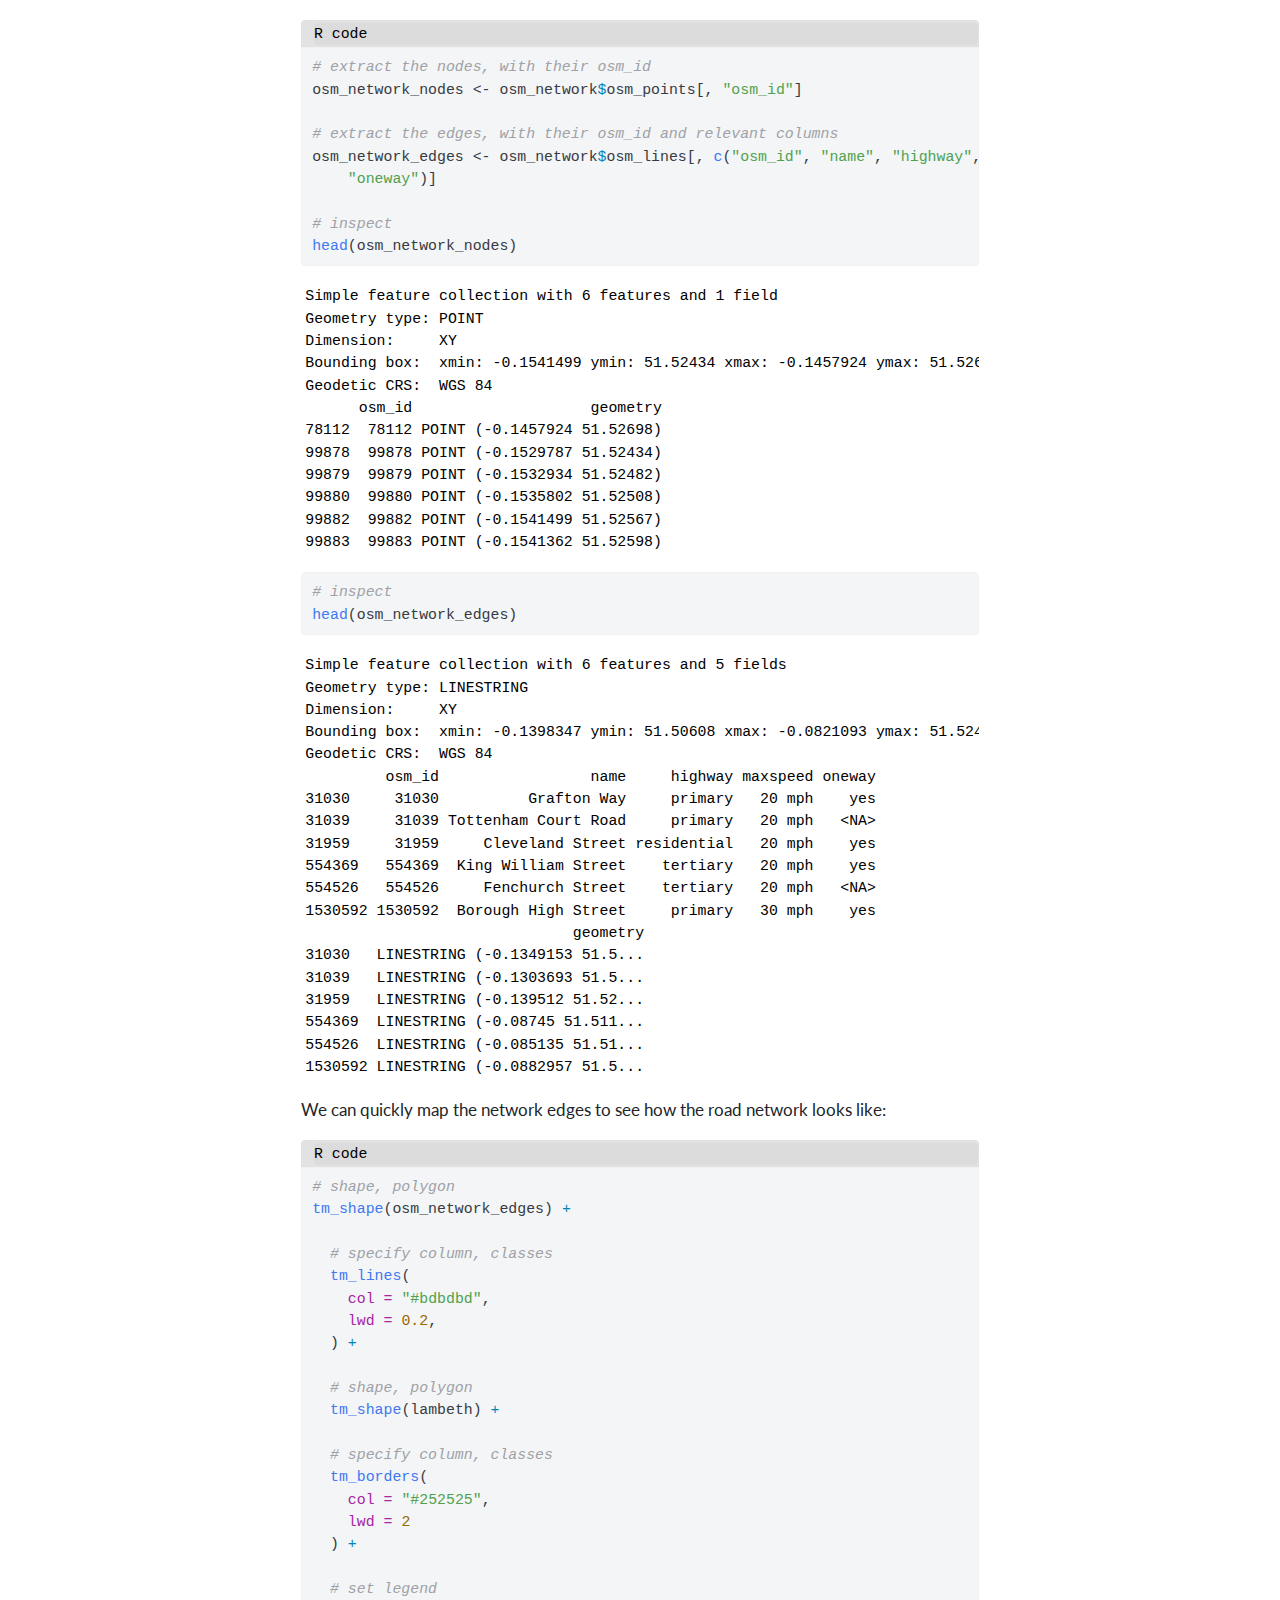
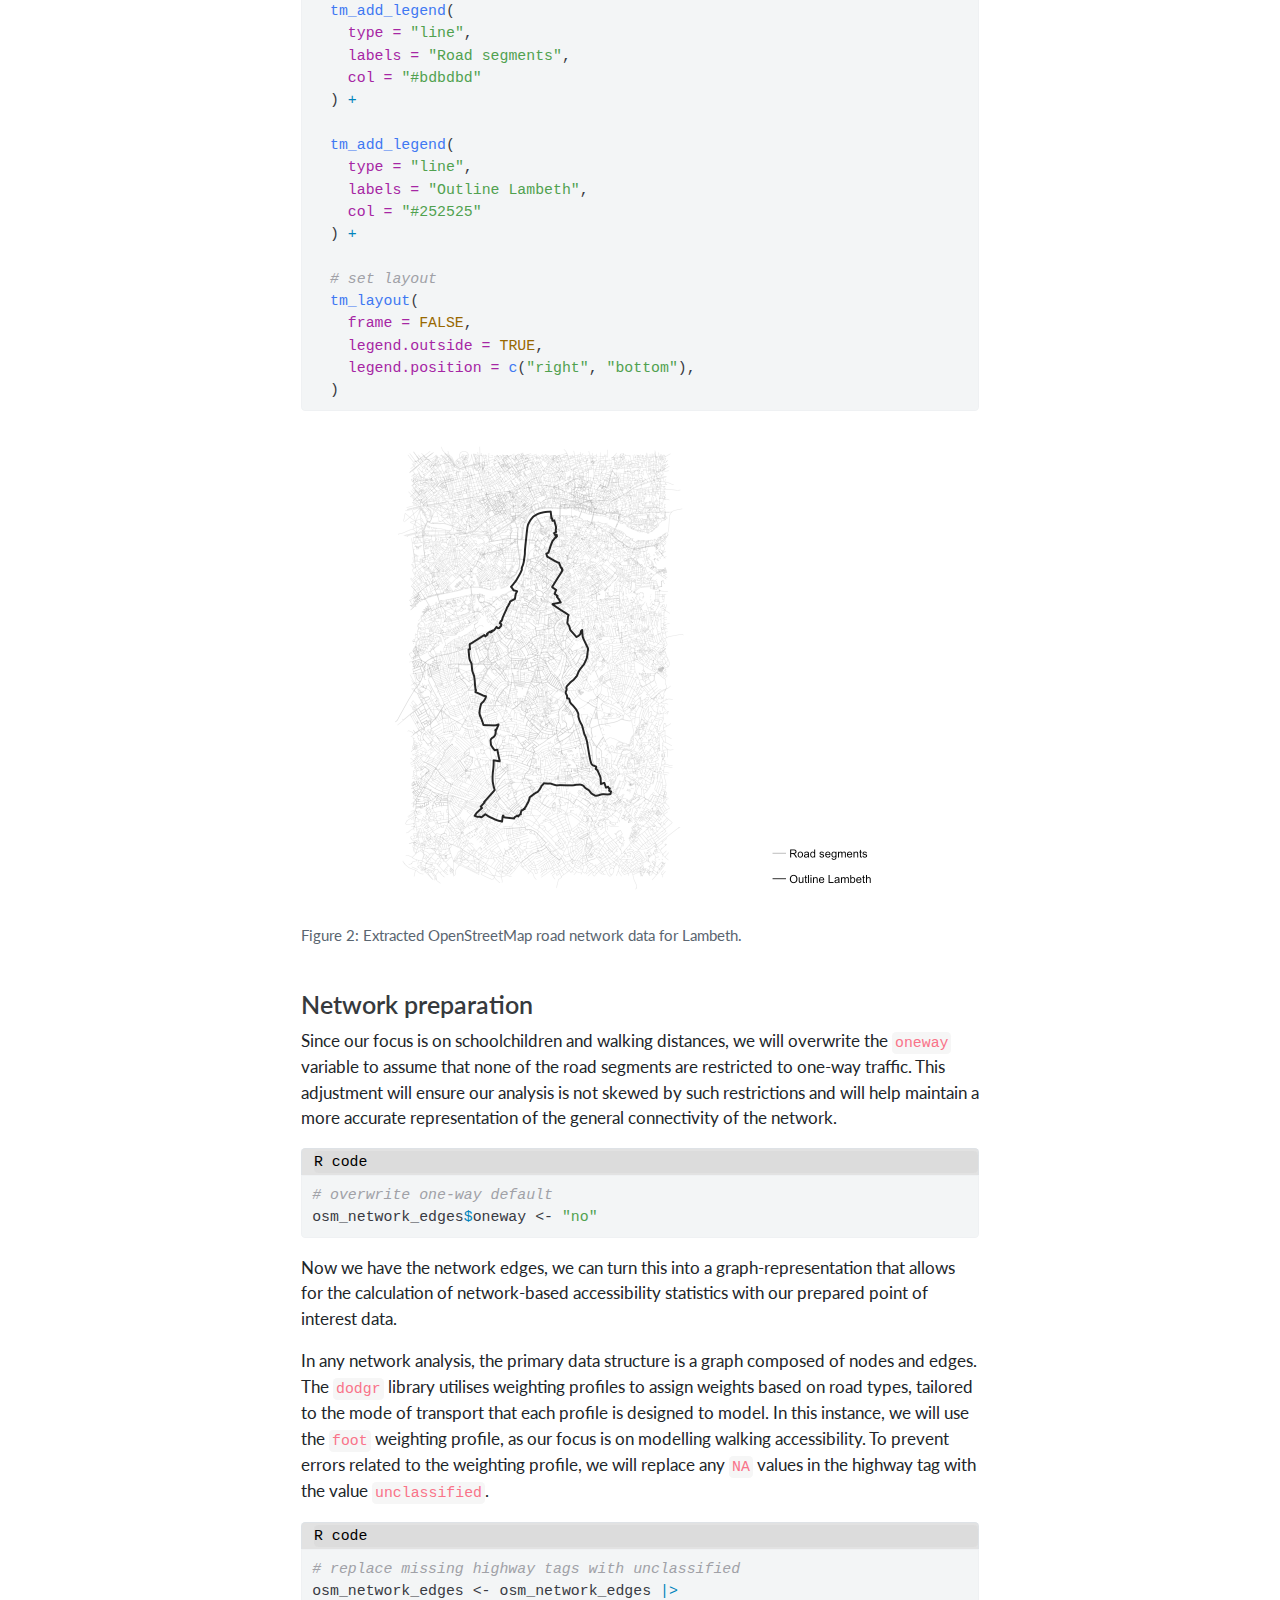
<file: docs/02-network.html>
<!DOCTYPE html>
<html xmlns="http://www.w3.org/1999/xhtml" lang="en" xml:lang="en"><head>

<meta charset="utf-8">
<meta name="generator" content="quarto-1.3.450">

<meta name="viewport" content="width=device-width, initial-scale=1.0, user-scalable=yes">


<title>GEOG0114</title>
<style>
code{white-space: pre-wrap;}
span.smallcaps{font-variant: small-caps;}
div.columns{display: flex; gap: min(4vw, 1.5em);}
div.column{flex: auto; overflow-x: auto;}
div.hanging-indent{margin-left: 1.5em; text-indent: -1.5em;}
ul.task-list{list-style: none;}
ul.task-list li input[type="checkbox"] {
  width: 0.8em;
  margin: 0 0.8em 0.2em -1em; /* quarto-specific, see https://github.com/quarto-dev/quarto-cli/issues/4556 */ 
  vertical-align: middle;
}
/* CSS for syntax highlighting */
pre > code.sourceCode { white-space: pre; position: relative; }
pre > code.sourceCode > span { display: inline-block; line-height: 1.25; }
pre > code.sourceCode > span:empty { height: 1.2em; }
.sourceCode { overflow: visible; }
code.sourceCode > span { color: inherit; text-decoration: inherit; }
div.sourceCode { margin: 1em 0; }
pre.sourceCode { margin: 0; }
@media screen {
div.sourceCode { overflow: auto; }
}
@media print {
pre > code.sourceCode { white-space: pre-wrap; }
pre > code.sourceCode > span { text-indent: -5em; padding-left: 5em; }
}
pre.numberSource code
  { counter-reset: source-line 0; }
pre.numberSource code > span
  { position: relative; left: -4em; counter-increment: source-line; }
pre.numberSource code > span > a:first-child::before
  { content: counter(source-line);
    position: relative; left: -1em; text-align: right; vertical-align: baseline;
    border: none; display: inline-block;
    -webkit-touch-callout: none; -webkit-user-select: none;
    -khtml-user-select: none; -moz-user-select: none;
    -ms-user-select: none; user-select: none;
    padding: 0 4px; width: 4em;
  }
pre.numberSource { margin-left: 3em;  padding-left: 4px; }
div.sourceCode
  {   }
@media screen {
pre > code.sourceCode > span > a:first-child::before { text-decoration: underline; }
}
</style>


<script src="site_libs/quarto-nav/quarto-nav.js"></script>
<script src="site_libs/quarto-nav/headroom.min.js"></script>
<script src="site_libs/clipboard/clipboard.min.js"></script>
<script src="site_libs/quarto-search/autocomplete.umd.js"></script>
<script src="site_libs/quarto-search/fuse.min.js"></script>
<script src="site_libs/quarto-search/quarto-search.js"></script>
<meta name="quarto:offset" content="./">
<link href="./01-geodemographics.html" rel="prev">
<script src="site_libs/quarto-html/quarto.js"></script>
<script src="site_libs/quarto-html/popper.min.js"></script>
<script src="site_libs/quarto-html/tippy.umd.min.js"></script>
<script src="site_libs/quarto-html/anchor.min.js"></script>
<link href="site_libs/quarto-html/tippy.css" rel="stylesheet">
<link href="site_libs/quarto-html/quarto-syntax-highlighting.css" rel="stylesheet" class="quarto-color-scheme" id="quarto-text-highlighting-styles">
<link href="site_libs/quarto-html/quarto-syntax-highlighting-dark.css" rel="prefetch" class="quarto-color-scheme quarto-color-alternate" id="quarto-text-highlighting-styles">
<script src="site_libs/bootstrap/bootstrap.min.js"></script>
<link href="site_libs/bootstrap/bootstrap-icons.css" rel="stylesheet">
<link href="site_libs/bootstrap/bootstrap.min.css" rel="stylesheet" class="quarto-color-scheme" id="quarto-bootstrap" data-mode="light">
<link href="site_libs/bootstrap/bootstrap-dark.min.css" rel="prefetch" class="quarto-color-scheme quarto-color-alternate" id="quarto-bootstrap" data-mode="dark">
<script id="quarto-search-options" type="application/json">{
  "location": "sidebar",
  "copy-button": false,
  "collapse-after": 3,
  "panel-placement": "start",
  "type": "overlay",
  "limit": 20,
  "language": {
    "search-no-results-text": "No results",
    "search-matching-documents-text": "matching documents",
    "search-copy-link-title": "Copy link to search",
    "search-hide-matches-text": "Hide additional matches",
    "search-more-match-text": "more match in this document",
    "search-more-matches-text": "more matches in this document",
    "search-clear-button-title": "Clear",
    "search-detached-cancel-button-title": "Cancel",
    "search-submit-button-title": "Submit",
    "search-label": "Search"
  }
}</script>
<style>html{ scroll-behavior: smooth; }</style>


<link rel="stylesheet" href="assets/styles.css">
</head>

<body class="nav-sidebar floating">

<div id="quarto-search-results"></div>
  <header id="quarto-header" class="headroom fixed-top">
  <nav class="quarto-secondary-nav">
    <div class="container-fluid d-flex">
      <button type="button" class="quarto-btn-toggle btn" data-bs-toggle="collapse" data-bs-target="#quarto-sidebar,#quarto-sidebar-glass" aria-controls="quarto-sidebar" aria-expanded="false" aria-label="Toggle sidebar navigation" onclick="if (window.quartoToggleHeadroom) { window.quartoToggleHeadroom(); }">
        <i class="bi bi-layout-text-sidebar-reverse"></i>
      </button>
      <nav class="quarto-page-breadcrumbs" aria-label="breadcrumb"><ol class="breadcrumb"><li class="breadcrumb-item"><a href="./01-geodemographics.html">Applied Spatial Analysis</a></li><li class="breadcrumb-item"><a href="./02-network.html">Accessibility Analysis</a></li></ol></nav>
      <a class="flex-grow-1" role="button" data-bs-toggle="collapse" data-bs-target="#quarto-sidebar,#quarto-sidebar-glass" aria-controls="quarto-sidebar" aria-expanded="false" aria-label="Toggle sidebar navigation" onclick="if (window.quartoToggleHeadroom) { window.quartoToggleHeadroom(); }">      
      </a>
      <button type="button" class="btn quarto-search-button" aria-label="" onclick="window.quartoOpenSearch();">
        <i class="bi bi-search"></i>
      </button>
    </div>
  </nav>
</header>
<!-- content -->
<div id="quarto-content" class="quarto-container page-columns page-rows-contents page-layout-article">
<!-- sidebar -->
  <nav id="quarto-sidebar" class="sidebar collapse collapse-horizontal sidebar-navigation floating overflow-auto">
    <div class="pt-lg-2 mt-2 text-left sidebar-header">
      <a href="./index.html" class="sidebar-logo-link">
      <img src="./assets/logo.svg" alt="" class="sidebar-logo py-0 d-lg-inline d-none">
      </a>
      <div class="sidebar-tools-main tools-wide">
    <a href="https://github.com/jtvandijk/GEOG0114" rel="" title="" class="quarto-navigation-tool px-1" aria-label=""><i class="bi bi-github"></i></a>
  <a href="" class="quarto-color-scheme-toggle quarto-navigation-tool  px-1" onclick="window.quartoToggleColorScheme(); return false;" title="Toggle dark mode"><i class="bi"></i></a>
    <div id="quarto-search" class="quarto-navigation-tool px-1" title="Search"></div>
</div>
      </div>
    <div class="sidebar-menu-container"> 
    <ul class="list-unstyled mt-1">
        <li class="sidebar-item sidebar-item-section">
      <div class="sidebar-item-container"> 
            <a class="sidebar-item-text sidebar-link text-start" data-bs-toggle="collapse" data-bs-target="#quarto-sidebar-section-1" aria-expanded="true">
 <span class="menu-text">Module overview</span></a>
          <a class="sidebar-item-toggle text-start" data-bs-toggle="collapse" data-bs-target="#quarto-sidebar-section-1" aria-expanded="true" aria-label="Toggle section">
            <i class="bi bi-chevron-right ms-2"></i>
          </a> 
      </div>
      <ul id="quarto-sidebar-section-1" class="collapse list-unstyled sidebar-section depth1 show">  
          <li class="sidebar-item">
  <div class="sidebar-item-container"> 
  <a href="./index.html" class="sidebar-item-text sidebar-link">
 <span class="menu-text">Welcome</span></a>
  </div>
</li>
      </ul>
  </li>
        <li class="sidebar-item sidebar-item-section">
      <div class="sidebar-item-container"> 
            <a class="sidebar-item-text sidebar-link text-start" data-bs-toggle="collapse" data-bs-target="#quarto-sidebar-section-2" aria-expanded="true">
 <span class="menu-text">Applied Spatial Analysis</span></a>
          <a class="sidebar-item-toggle text-start" data-bs-toggle="collapse" data-bs-target="#quarto-sidebar-section-2" aria-expanded="true" aria-label="Toggle section">
            <i class="bi bi-chevron-right ms-2"></i>
          </a> 
      </div>
      <ul id="quarto-sidebar-section-2" class="collapse list-unstyled sidebar-section depth1 show">  
          <li class="sidebar-item">
  <div class="sidebar-item-container"> 
  <a href="./01-geodemographics.html" class="sidebar-item-text sidebar-link">
 <span class="menu-text">Geodemographic Classification</span></a>
  </div>
</li>
          <li class="sidebar-item">
  <div class="sidebar-item-container"> 
  <a href="./02-network.html" class="sidebar-item-text sidebar-link active">
 <span class="menu-text">Accessibility Analysis</span></a>
  </div>
</li>
      </ul>
  </li>
    </ul>
    </div>
</nav>
<div id="quarto-sidebar-glass" data-bs-toggle="collapse" data-bs-target="#quarto-sidebar,#quarto-sidebar-glass"></div>
<!-- margin-sidebar -->
    <div id="quarto-margin-sidebar" class="sidebar margin-sidebar">
        <nav id="TOC" role="doc-toc" class="toc-active">
    <h2 id="toc-title">On this page</h2>
   
  <ul>
  <li><a href="#accessibility-analysis" id="toc-accessibility-analysis" class="nav-link active" data-scroll-target="#accessibility-analysis">Accessibility Analysis</a>
  <ul class="collapse">
  <li><a href="#lecture-w08" id="toc-lecture-w08" class="nav-link" data-scroll-target="#lecture-w08">Lecture slides</a></li>
  <li><a href="#reading-w08" id="toc-reading-w08" class="nav-link" data-scroll-target="#reading-w08">Reading list</a></li>
  <li><a href="#accessibility-in-lambeth" id="toc-accessibility-in-lambeth" class="nav-link" data-scroll-target="#accessibility-in-lambeth">Accessibility in Lambeth</a>
  <ul class="collapse">
  <li><a href="#poi-data" id="toc-poi-data" class="nav-link" data-scroll-target="#poi-data">POI data</a></li>
  <li><a href="#network-data" id="toc-network-data" class="nav-link" data-scroll-target="#network-data">Network data</a></li>
  <li><a href="#network-preparation" id="toc-network-preparation" class="nav-link" data-scroll-target="#network-preparation">Network preparation</a></li>
  <li><a href="#accessibility-analysis-1" id="toc-accessibility-analysis-1" class="nav-link" data-scroll-target="#accessibility-analysis-1">Accessibility analysis</a></li>
  </ul></li>
  <li><a href="#assignment" id="toc-assignment" class="nav-link" data-scroll-target="#assignment">Assignment</a></li>
  <li><a href="#before-you-leave" id="toc-before-you-leave" class="nav-link" data-scroll-target="#before-you-leave">Before you leave</a></li>
  </ul></li>
  </ul>
<div class="toc-actions"><div><i class="bi bi-github"></i></div><div class="action-links"><p><a href="https://github.com/jtvandijk/GEOG0114/issues/new" class="toc-action">Report an issue</a></p></div></div></nav>
    </div>
<!-- main -->
<main class="content" id="quarto-document-content">



<section id="accessibility-analysis" class="level1">
<h1>Accessibility Analysis</h1>
<p>Accessibility is often described as the ease with which individuals can reach places and opportunities, such as employment, public services, and cultural activities. We can utilise transport network data to quantify accessibility and characterise areas based on their accessibility levels. This week, we will use the <code>dodgr</code> R library to measure accessibility between different points of interest by calculating the network distances between them.</p>
<section id="lecture-w08" class="level2">
<h2 class="anchored" data-anchor-id="lecture-w08">Lecture slides</h2>
<p>You can download the slides of this week’s lecture here: <a href="https://github.com/jtvandijk/GEOG0114/tree/master/slides/w08-psa.pdf">[Link]</a>.</p>
</section>
<section id="reading-w08" class="level2">
<h2 class="anchored" data-anchor-id="reading-w08">Reading list</h2>
<section id="essential-readings" class="level4">
<h4 class="anchored" data-anchor-id="essential-readings">Essential readings</h4>
<ul>
<li>Geurs, K., Van Wee, B. 2004. Accessibility evaluation of land-use and transport strategies: review and research directions. <em>Journal of Transport Geography</em> 12(2): 127-140. <a href="https://doi.org/10.1016/j.jtrangeo.2003.10.005">[Link]</a></li>
<li>Higgins, C., Palm, M. DeJohn, A. <em>et al.</em> 2022. Calculating place-based transit accessibility: Methods, tools and algorithmic dependence. <em>Journal of Transport and Land Use</em> 15(1): 95-116. <a href="https://doi.org/10.5198/jtlu.2022.2012">[Link]</a></li>
</ul>
</section>
<section id="suggested-readings" class="level4">
<h4 class="anchored" data-anchor-id="suggested-readings">Suggested readings</h4>
<ul>
<li>Van Dijk, J., Krygsman, S. and De Jong, T. 2015. Toward spatial justice: The spatial equity effects of a toll road in Cape Town, South Africa. <em>Journal of Transport and Land Use</em> 8(3): 95-114. <a href="https://doi.org/10.5198/jtlu.2015.555">[Link]</a></li>
<li>Van Dijk, J. and De Jong, T. 2017. Post-processing GPS-tracks in reconstructing travelled routes in a GIS-environment: network subset selection and attribute adjustment. <em>Annals of GIS</em> 23(3): 203-217. <a href="https://doi.org/10.1080/19475683.2017.1340340">[Link]</a></li>
</ul>
</section>
</section>
<section id="accessibility-in-lambeth" class="level2">
<h2 class="anchored" data-anchor-id="accessibility-in-lambeth">Accessibility in Lambeth</h2>
<p>This week, we will analyse the accessibility of fast-food outlets in the London Borough of Lambeth. Specifically, we will examine how closely these outlets are located within walking distance of primary and secondary schools, and explore any potential relationships between their proximity and the relative levels of deprivation in the area.</p>
<p>We will extract the points of interest that we will use for this analysis from the <a href="https://journals.sagepub.com/doi/10.1177/23998083241263124">Point of Interest (POI) data for the United Kingdom</a>, obtained from the <a href="https://overturemaps.org/">Overture Maps Foundation</a> and pre-processed by the <a href="https://data.cdrc.ac.uk/dataset/point-interest-data-united-kingdom#data-and-resources">Consumer Data Research Centre</a> to provide users with easy access.</p>
<p>You can download a subset of the POI dataset via the link provided below. A copy of the 2011 London LSOAs spatial boundaries, the boundaries of the London Boroughs, and the 2019 English <a href="https://www.gov.uk/government/statistics/english-indices-of-deprivation-2019">Index of Multiple Deprivation</a>. Save these files in your project folder under <code>data</code>.</p>
<table class="table">
<thead>
<tr class="header">
<th style="text-align: left;">File</th>
<th style="text-align: left;">Type</th>
<th style="text-align: left;">Link</th>
</tr>
</thead>
<tbody>
<tr class="odd">
<td style="text-align: left;">Lambeth Overture Points of Interest 2024</td>
<td style="text-align: left;"><code>GeoPackage</code></td>
<td style="text-align: left;"><a href="https://github.com/jtvandijk/GEOG0114/raw/master/data/Lambeth-POI-2024.gpkg">Download</a></td>
</tr>
<tr class="even">
<td style="text-align: left;">London LSOA 2011 Spatial Boundaries</td>
<td style="text-align: left;"><code>GeoPackage</code></td>
<td style="text-align: left;"><a href="https://github.com/jtvandijk/GEOG0114/raw/master/data/London-LSOA-2011.gpkg">Download</a></td>
</tr>
<tr class="odd">
<td style="text-align: left;">London Borough Spatial Boundaries</td>
<td style="text-align: left;"><code>GeoPackage</code></td>
<td style="text-align: left;"><a href="https://github.com/jtvandijk/GEOG0114/raw/master/data/London-Boroughs.gpkg">Download</a></td>
</tr>
<tr class="even">
<td style="text-align: left;">England 2019 Index of Multiple Deprivation</td>
<td style="text-align: left;"><code>csv</code></td>
<td style="text-align: left;"><a href="https://github.com/jtvandijk/GEOG0114/tree/master/data/England-IMD-2019.csv">Download</a></td>
</tr>
</tbody>
</table>
<div class="callout callout-style-simple callout-tip">
<div class="callout-body d-flex">
<div class="callout-icon-container">
<i class="callout-icon"></i>
</div>
<div class="callout-body-container">
<p>To download a <code>csv</code> file that is hosted on GitHub, click on the <strong>Download raw file</strong> button on the top right of your screen and it should download directly to your computer.</p>
</div>
</div>
</div>
<div class="callout callout-style-simple callout-note">
<div class="callout-body d-flex">
<div class="callout-icon-container">
<i class="callout-icon"></i>
</div>
<div class="callout-body-container">
<p>To extract the Lambeth Overture Points of Interest data, a 2-kilometre buffer was applied around the boundaries of Lambeth. This approach ensures that points just outside the study area are included, as locations beyond the borough boundary may still be accessible to residents and could represent the nearest available options.</p>
</div>
</div>
</div>
<p>Open a new script and save this as <code>w08-accessibility-analysis.r</code>.</p>
<p>We will start by loading the libraries that we will need:</p>
<div class="cell styled-output" data-hash="02-network_cache/html/08-load-libraries_b0f4ca282e529af795b4a9bd6793da40">
<div class="code-with-filename">
<div class="code-with-filename-file">
<pre><strong>R code</strong></pre>
</div>
<div class="sourceCode cell-code" id="cb1"><pre class="sourceCode r code-with-copy"><code class="sourceCode r"><span id="cb1-1"><a href="#cb1-1" aria-hidden="true" tabindex="-1"></a><span class="co"># load libraries</span></span>
<span id="cb1-2"><a href="#cb1-2" aria-hidden="true" tabindex="-1"></a><span class="fu">library</span>(tidyverse)</span>
<span id="cb1-3"><a href="#cb1-3" aria-hidden="true" tabindex="-1"></a><span class="fu">library</span>(sf)</span>
<span id="cb1-4"><a href="#cb1-4" aria-hidden="true" tabindex="-1"></a><span class="fu">library</span>(tmap)</span>
<span id="cb1-5"><a href="#cb1-5" aria-hidden="true" tabindex="-1"></a><span class="fu">library</span>(osmdata)</span>
<span id="cb1-6"><a href="#cb1-6" aria-hidden="true" tabindex="-1"></a><span class="fu">library</span>(dodgr)</span></code><button title="Copy to Clipboard" class="code-copy-button"><i class="bi"></i></button></pre></div>
</div>
</div>
<div class="callout callout-style-simple callout-warning">
<div class="callout-body d-flex">
<div class="callout-icon-container">
<i class="callout-icon"></i>
</div>
<div class="callout-body-container">
<p>You may have to install some of these libraries if you have not used these before.</p>
</div>
</div>
</div>
<p>Next, we can load the spatial data into R.</p>
<div class="cell styled-output" data-hash="02-network_cache/html/08-load-data_9bd7127d05a3ccaed97f21869343c0ef">
<div class="code-with-filename">
<div class="code-with-filename-file">
<pre><strong>R code</strong></pre>
</div>
<div class="sourceCode cell-code" id="cb2"><pre class="sourceCode r code-with-copy"><code class="sourceCode r"><span id="cb2-1"><a href="#cb2-1" aria-hidden="true" tabindex="-1"></a><span class="co"># read poi data</span></span>
<span id="cb2-2"><a href="#cb2-2" aria-hidden="true" tabindex="-1"></a>poi24 <span class="ot">&lt;-</span> <span class="fu">st_read</span>(<span class="st">"data/Lambeth-POI-2024.gpkg"</span>)</span></code><button title="Copy to Clipboard" class="code-copy-button"><i class="bi"></i></button></pre></div>
</div>
<div class="cell-output cell-output-stdout">
<pre><code>Reading layer `Lambeth-POI-2024' from data source 
  `/Users/justinvandijk/Library/CloudStorage/Dropbox/UCL/Web/jtvandijk.github.io/GEOG0114/data/Lambeth-POI-2024.gpkg' 
  using driver `GPKG'
Simple feature collection with 65060 features and 11 fields
Geometry type: MULTIPOINT
Dimension:     XY
Bounding box:  xmin: 526556.6 ymin: 167827 xmax: 535640.4 ymax: 182673.8
Projected CRS: OSGB36 / British National Grid</code></pre>
</div>
<div class="sourceCode cell-code" id="cb4"><pre class="sourceCode r code-with-copy"><code class="sourceCode r"><span id="cb4-1"><a href="#cb4-1" aria-hidden="true" tabindex="-1"></a><span class="co"># read lsoa dataset</span></span>
<span id="cb4-2"><a href="#cb4-2" aria-hidden="true" tabindex="-1"></a>lsoa11 <span class="ot">&lt;-</span> <span class="fu">st_read</span>(<span class="st">"data/London-LSOA-2011.gpkg"</span>)</span></code><button title="Copy to Clipboard" class="code-copy-button"><i class="bi"></i></button></pre></div>
<div class="cell-output cell-output-stdout">
<pre><code>Reading layer `London-LSOA-2011' from data source 
  `/Users/justinvandijk/Library/CloudStorage/Dropbox/UCL/Web/jtvandijk.github.io/GEOG0114/data/London-LSOA-2011.gpkg' 
  using driver `GPKG'
Simple feature collection with 4835 features and 10 fields
Geometry type: MULTIPOLYGON
Dimension:     XY
Bounding box:  xmin: 503574.2 ymin: 155850.8 xmax: 561956.7 ymax: 200933.6
Projected CRS: OSGB36 / British National Grid</code></pre>
</div>
<div class="sourceCode cell-code" id="cb6"><pre class="sourceCode r code-with-copy"><code class="sourceCode r"><span id="cb6-1"><a href="#cb6-1" aria-hidden="true" tabindex="-1"></a><span class="co"># read borough dataset</span></span>
<span id="cb6-2"><a href="#cb6-2" aria-hidden="true" tabindex="-1"></a>borough <span class="ot">&lt;-</span> <span class="fu">st_read</span>(<span class="st">"data/London-Boroughs.gpkg"</span>)</span></code><button title="Copy to Clipboard" class="code-copy-button"><i class="bi"></i></button></pre></div>
<div class="cell-output cell-output-stdout">
<pre><code>Reading layer `london_boroughs' from data source 
  `/Users/justinvandijk/Library/CloudStorage/Dropbox/UCL/Web/jtvandijk.github.io/GEOG0114/data/London-Boroughs.gpkg' 
  using driver `GPKG'
Simple feature collection with 33 features and 7 fields
Geometry type: POLYGON
Dimension:     XY
Bounding box:  xmin: 503568.2 ymin: 155850.8 xmax: 561957.5 ymax: 200933.9
Projected CRS: OSGB36 / British National Grid</code></pre>
</div>
</div>
<p>Now, carefully examine each individual dataframe to understand how the data is structured and what information it contains.</p>
<div class="cell styled-output" data-hash="02-network_cache/html/08-inspect-data_b69405bdb813e32aaa96c277ed45a43a">
<div class="code-with-filename">
<div class="code-with-filename-file">
<pre><strong>R code</strong></pre>
</div>
<div class="sourceCode cell-code" id="cb8"><pre class="sourceCode r code-with-copy"><code class="sourceCode r"><span id="cb8-1"><a href="#cb8-1" aria-hidden="true" tabindex="-1"></a><span class="co"># inspect poi data</span></span>
<span id="cb8-2"><a href="#cb8-2" aria-hidden="true" tabindex="-1"></a><span class="fu">head</span>(poi24)</span></code><button title="Copy to Clipboard" class="code-copy-button"><i class="bi"></i></button></pre></div>
</div>
<div class="cell-output cell-output-stdout">
<pre><code>Simple feature collection with 6 features and 11 fields
Geometry type: MULTIPOINT
Dimension:     XY
Bounding box:  xmin: 526913.4 ymin: 169695.2 xmax: 526945.5 ymax: 169970.8
Projected CRS: OSGB36 / British National Grid
                                id    primary_name       main_category
1 08f194ada9716b86030eab41bbd4207e "Gorgeous Grub" "burger_restaurant"
2 08f194ada9715a1903d73f4aef170602    "TLC Direct"   "wholesale_store"
3 08f194ada944cba203fa613de4f5e6d5     "JD Sports"       "sports_wear"
4 08f194ada9449a8a0345a466a0a6ece9       "Lidl GB"       "supermarket"
                    alternate_category                                 address
1   eat_and_drink|fast_food_restaurant                 "1 Prince Georges Road"
2 professional_services|lighting_store                      "280 Western Road"
3            sporting_goods|shoe_store "Unit 2 Tandem Centre Top Of Church Rd"
4          retail|fast_food_restaurant                         "Colliers Wood"
         locality   postcode region country source   source_record_id
1        "London"   "SW19 2"  "ENG"    "GB" "meta"  "232538816864698"
2        "London" "SW19 2QA"  "ENG"    "GB" "meta" "1959707454355017"
3 "Colliers Wood" "SW19 2TY"   &lt;NA&gt;    "GB" "meta"  "644899945690935"
4        "London" "SW19 2TY"   &lt;NA&gt;    "GB" "meta"  "111430837210163"
                            geom
1 MULTIPOINT ((526913.4 16984...
2 MULTIPOINT ((526921.1 16969...
3 MULTIPOINT ((526915.7 16997...
4 MULTIPOINT ((526922.2 16988...
 [ reached 'max' / getOption("max.print") -- omitted 2 rows ]</code></pre>
</div>
<div class="sourceCode cell-code" id="cb10"><pre class="sourceCode r code-with-copy"><code class="sourceCode r"><span id="cb10-1"><a href="#cb10-1" aria-hidden="true" tabindex="-1"></a><span class="co"># inspect lsoa dataset</span></span>
<span id="cb10-2"><a href="#cb10-2" aria-hidden="true" tabindex="-1"></a><span class="fu">head</span>(lsoa11)</span></code><button title="Copy to Clipboard" class="code-copy-button"><i class="bi"></i></button></pre></div>
<div class="cell-output cell-output-stdout">
<pre><code>Simple feature collection with 6 features and 10 fields
Geometry type: MULTIPOLYGON
Dimension:     XY
Bounding box:  xmin: 531948.3 ymin: 180733.9 xmax: 545296.2 ymax: 184700.6
Projected CRS: OSGB36 / British National Grid
   lsoa11cd            lsoa11nm           lsoa11nmw  bng_e  bng_n     long
1 E01000001 City of London 001A City of London 001A 532129 181625 -0.09706
2 E01000002 City of London 001B City of London 001B 532480 181699 -0.09197
3 E01000003 City of London 001C City of London 001C 532245 182036 -0.09523
4 E01000005 City of London 001E City of London 001E 533581 181265 -0.07628
       lat                               globalid          lsoa11_name pop2011
1 51.51810 {283B0EAD-F8FC-40B6-9A79-1DDD7E5C0758}  City of London 001A    1465
2 51.51868 {DDCE266B-7825-428C-9E0A-DF66B0179A55}  City of London 001B    1436
3 51.52176 {C45E358E-A794-485A-BF76-D96E5D458EA4}  City of London 001C    1346
4 51.51452 {4DDAF5E4-E47F-4312-89A0-923FFEC028A6}  City of London 001E     985
                            geom
1 MULTIPOLYGON (((532105.1 18...
2 MULTIPOLYGON (((532634.5 18...
3 MULTIPOLYGON (((532135.1 18...
4 MULTIPOLYGON (((533808 1807...
 [ reached 'max' / getOption("max.print") -- omitted 2 rows ]</code></pre>
</div>
<div class="sourceCode cell-code" id="cb12"><pre class="sourceCode r code-with-copy"><code class="sourceCode r"><span id="cb12-1"><a href="#cb12-1" aria-hidden="true" tabindex="-1"></a><span class="co"># inspect borough dataset</span></span>
<span id="cb12-2"><a href="#cb12-2" aria-hidden="true" tabindex="-1"></a><span class="fu">head</span>(borough)</span></code><button title="Copy to Clipboard" class="code-copy-button"><i class="bi"></i></button></pre></div>
<div class="cell-output cell-output-stdout">
<pre><code>Simple feature collection with 6 features and 7 fields
Geometry type: POLYGON
Dimension:     XY
Bounding box:  xmin: 507007.4 ymin: 155850.8 xmax: 561957.5 ymax: 194889.3
Projected CRS: OSGB36 / British National Grid
  objectid                 name  gss_code  hectares nonld_area ons_inner
1        1 Kingston upon Thames E09000021  3726.117      0.000         F
2        2              Croydon E09000008  8649.441      0.000         F
3        3              Bromley E09000006 15013.487      0.000         F
4        4             Hounslow E09000018  5658.541     60.755         F
5        5               Ealing E09000009  5554.428      0.000         F
6        6             Havering E09000016 11445.735    210.763         F
  sub_2011                           geom
1    South POLYGON ((516401.6 160201.8...
2    South POLYGON ((535009.2 159504.7...
3    South POLYGON ((540373.6 157530.4...
4     West POLYGON ((509703.4 175356.6...
5     West POLYGON ((515647.2 178787.8...
6     East POLYGON ((553564 179127.1, ...</code></pre>
</div>
</div>
<section id="poi-data" class="level3">
<h3 class="anchored" data-anchor-id="poi-data">POI data</h3>
<p>The inspection shows that the POI dataset contains a wide variety of location types, with each point tagged under a main and alternative category, as provided by the Overture Maps Foundation via Meta and Microsoft. However, these tags may not be consistent across the dataset, so we will need to identify specific keywords to filter the <code>main_category</code> and <code>alternate_category</code> columns.</p>
<p>We will start by filtering out all POIs where the word <code>school</code> features in the <code>main_category</code> column:</p>
<div class="cell styled-output" data-hash="02-network_cache/html/08-school-data_7a8181bfa9b0c828b3ffdd368004d937">
<div class="code-with-filename">
<div class="code-with-filename-file">
<pre><strong>R code</strong></pre>
</div>
<div class="sourceCode cell-code" id="cb14"><pre class="sourceCode r code-with-copy"><code class="sourceCode r"><span id="cb14-1"><a href="#cb14-1" aria-hidden="true" tabindex="-1"></a><span class="co"># filter school poi data</span></span>
<span id="cb14-2"><a href="#cb14-2" aria-hidden="true" tabindex="-1"></a>poi_schools <span class="ot">&lt;-</span> poi24 <span class="sc">|&gt;</span></span>
<span id="cb14-3"><a href="#cb14-3" aria-hidden="true" tabindex="-1"></a>    <span class="fu">filter</span>(<span class="fu">str_detect</span>(main_category, <span class="st">"school"</span>))</span>
<span id="cb14-4"><a href="#cb14-4" aria-hidden="true" tabindex="-1"></a></span>
<span id="cb14-5"><a href="#cb14-5" aria-hidden="true" tabindex="-1"></a><span class="co"># inspect</span></span>
<span id="cb14-6"><a href="#cb14-6" aria-hidden="true" tabindex="-1"></a><span class="fu">head</span>(<span class="fu">unique</span>(poi_schools<span class="sc">$</span>main_category), <span class="at">n =</span> <span class="dv">50</span>)</span></code><button title="Copy to Clipboard" class="code-copy-button"><i class="bi"></i></button></pre></div>
</div>
<div class="cell-output cell-output-stdout">
<pre><code> [1] "\"day_care_preschool\""              "\"driving_school\""                 
 [3] "\"elementary_school\""               "\"school\""                         
 [5] "\"language_school\""                 "\"music_school\""                   
 [7] "\"specialty_school\""                "\"preschool\""                      
 [9] "\"dance_school\""                    "\"high_school\""                    
[11] "\"drama_school\""                    "\"cooking_school\""                 
[13] "\"middle_school\""                   "\"vocational_and_technical_school\""
[15] "\"art_school\""                      "\"private_school\""                 
[17] "\"religious_school\""                "\"nursing_school\""                 
[19] "\"montessori_school\""               "\"public_school\""                  
[21] "\"cosmetology_school\""              "\"medical_school\""                 
[23] "\"engineering_schools\""             "\"massage_school\""                 
[25] "\"business_schools\""                "\"law_schools\""                    
[27] "\"medical_sciences_schools\""        "\"sports_school\""                  
[29] "\"flight_school\""                  </code></pre>
</div>
</div>
<div class="callout callout-style-simple callout-tip">
<div class="callout-body d-flex">
<div class="callout-icon-container">
<i class="callout-icon"></i>
</div>
<div class="callout-body-container">
<p>You can further inspect the results using the <code>View()</code> function.</p>
</div>
</div>
</div>
<p>This is still a very large list, and looking at the categories not all POIs containing the string <code>school</code> should be included. However, this initial selection has given us a more manageable list from which we can choose the relevant tags. We can now further filter the dataset as well as clip the dataset to the administrative boundaries of Lambeth.</p>
<div class="cell styled-output" data-hash="02-network_cache/html/08-school-data-filter1_c0c31a7b3d03e2b81a437371db918798">
<div class="code-with-filename">
<div class="code-with-filename-file">
<pre><strong>R code</strong></pre>
</div>
<div class="sourceCode cell-code" id="cb16"><pre class="sourceCode r code-with-copy"><code class="sourceCode r"><span id="cb16-1"><a href="#cb16-1" aria-hidden="true" tabindex="-1"></a><span class="co"># remove quotes for easier processing</span></span>
<span id="cb16-2"><a href="#cb16-2" aria-hidden="true" tabindex="-1"></a>poi_schools <span class="ot">&lt;-</span> poi_schools <span class="sc">|&gt;</span></span>
<span id="cb16-3"><a href="#cb16-3" aria-hidden="true" tabindex="-1"></a>    <span class="fu">mutate</span>(<span class="at">main_category =</span> <span class="fu">str_replace_all</span>(main_category, <span class="st">"</span><span class="sc">\"</span><span class="st">"</span>, <span class="st">""</span>))</span>
<span id="cb16-4"><a href="#cb16-4" aria-hidden="true" tabindex="-1"></a></span>
<span id="cb16-5"><a href="#cb16-5" aria-hidden="true" tabindex="-1"></a><span class="co"># filter school poi data</span></span>
<span id="cb16-6"><a href="#cb16-6" aria-hidden="true" tabindex="-1"></a>poi_schools <span class="ot">&lt;-</span> poi_schools <span class="sc">|&gt;</span></span>
<span id="cb16-7"><a href="#cb16-7" aria-hidden="true" tabindex="-1"></a>    <span class="fu">filter</span>(main_category <span class="sc">==</span> <span class="st">"elementary_school"</span> <span class="sc">|</span> main_category <span class="sc">==</span> <span class="st">"high_school"</span> <span class="sc">|</span></span>
<span id="cb16-8"><a href="#cb16-8" aria-hidden="true" tabindex="-1"></a>        main_category <span class="sc">==</span> <span class="st">"middle_school"</span> <span class="sc">|</span> main_category <span class="sc">==</span> <span class="st">"private_school"</span> <span class="sc">|</span> main_category <span class="sc">==</span></span>
<span id="cb16-9"><a href="#cb16-9" aria-hidden="true" tabindex="-1"></a>        <span class="st">"public_school"</span> <span class="sc">|</span> main_category <span class="sc">==</span> <span class="st">"school"</span>)</span>
<span id="cb16-10"><a href="#cb16-10" aria-hidden="true" tabindex="-1"></a></span>
<span id="cb16-11"><a href="#cb16-11" aria-hidden="true" tabindex="-1"></a><span class="co"># filter school poi data</span></span>
<span id="cb16-12"><a href="#cb16-12" aria-hidden="true" tabindex="-1"></a>lambeth <span class="ot">&lt;-</span> borough <span class="sc">|&gt;</span></span>
<span id="cb16-13"><a href="#cb16-13" aria-hidden="true" tabindex="-1"></a>    <span class="fu">filter</span>(name <span class="sc">==</span> <span class="st">"Lambeth"</span>)</span>
<span id="cb16-14"><a href="#cb16-14" aria-hidden="true" tabindex="-1"></a></span>
<span id="cb16-15"><a href="#cb16-15" aria-hidden="true" tabindex="-1"></a>poi_schools <span class="ot">&lt;-</span> poi_schools <span class="sc">|&gt;</span></span>
<span id="cb16-16"><a href="#cb16-16" aria-hidden="true" tabindex="-1"></a>    <span class="fu">st_intersection</span>(lambeth) <span class="sc">|&gt;</span></span>
<span id="cb16-17"><a href="#cb16-17" aria-hidden="true" tabindex="-1"></a>    <span class="fu">select</span>(<span class="dv">1</span><span class="sc">:</span><span class="dv">11</span>)</span>
<span id="cb16-18"><a href="#cb16-18" aria-hidden="true" tabindex="-1"></a></span>
<span id="cb16-19"><a href="#cb16-19" aria-hidden="true" tabindex="-1"></a><span class="co"># inspect</span></span>
<span id="cb16-20"><a href="#cb16-20" aria-hidden="true" tabindex="-1"></a>poi_schools</span></code><button title="Copy to Clipboard" class="code-copy-button"><i class="bi"></i></button></pre></div>
</div>
<div class="cell-output cell-output-stdout">
<pre><code>Simple feature collection with 141 features and 11 fields
Geometry type: POINT
Dimension:     XY
Bounding box:  xmin: 528635.7 ymin: 169846.4 xmax: 533065.9 ymax: 180398
Projected CRS: OSGB36 / British National Grid
First 10 features:
                                 id
6  08f194ad1a394235035f3ab7c2e4721d
7  08f194ad1a8da734035945d69c357ddd
8  08f194ad1abb648603defd9d76b4c314
27 08f194ad130f0cd303c1c9f9b42438f8
                                               primary_name     main_category
6                         "Woodmansterne Children's Centre" elementary_school
7   "Immanuel &amp; St Andrew Church of England Primary School"            school
8  "Monkey Puzzle Day Nursery &amp; Preschool Streatham Common"            school
27                                     "Campsbourne School"            school
                        alternate_category                   address locality
6                         school|education            "Stockport Rd"     &lt;NA&gt;
7              elementary_school|education           "Northanger Rd"     &lt;NA&gt;
8  education|public_service_and_government "496 Streatham High Road" "London"
27                               education                      &lt;NA&gt; "London"
     postcode region country source   source_record_id
6  "SW16 5XE"   &lt;NA&gt;    "GB" "meta"  "114577088601307"
7  "SW16 5SL"   &lt;NA&gt;    "GB" "meta"  "128479257200832"
8  "SW16 3QB"  "ENG"    "GB" "meta" "1092187950854118"
27       &lt;NA&gt;   &lt;NA&gt;    "GB" "meta"  "114411542481619"
                        geom
6  POINT (529701.5 169846.4)
7  POINT (530016.4 170574.1)
8  POINT (530208.6 170587.9)
27 POINT (528819.8 174228.7)
 [ reached 'max' / getOption("max.print") -- omitted 6 rows ]</code></pre>
</div>
</div>
<p>This is still a rather long list and likely inaccurate. According to <a href="https://www.lambeth.gov.uk/sites/default/files/2024-07/Education_Statistics_2023-24.pdf">Lambeth Council Education Statistics</a>, there should be 80 primary and secondary schools across the borough. We can use the <code>alternate_category</code> column to further narrow down our results.</p>
<div class="callout callout-style-simple callout-tip">
<div class="callout-body d-flex">
<div class="callout-icon-container">
<i class="callout-icon"></i>
</div>
<div class="callout-body-container">
<p>You can inspect the different tags and their frequencies easily by creating a frequency table: <code>table(poi_schools$alternate_category)</code>.</p>
</div>
</div>
</div>
<div class="cell styled-output" data-hash="02-network_cache/html/08-school-data-filter2_36a3e2bb902d039eeb9940616246e2e8">
<div class="code-with-filename">
<div class="code-with-filename-file">
<pre><strong>R code</strong></pre>
</div>
<div class="sourceCode cell-code" id="cb18"><pre class="sourceCode r code-with-copy"><code class="sourceCode r"><span id="cb18-1"><a href="#cb18-1" aria-hidden="true" tabindex="-1"></a><span class="co"># filter school poi data</span></span>
<span id="cb18-2"><a href="#cb18-2" aria-hidden="true" tabindex="-1"></a>poi_schools <span class="ot">&lt;-</span> poi_schools <span class="sc">|&gt;</span></span>
<span id="cb18-3"><a href="#cb18-3" aria-hidden="true" tabindex="-1"></a>    <span class="fu">filter</span>(<span class="fu">str_detect</span>(alternate_category, <span class="st">"elementary_school"</span>) <span class="sc">|</span> <span class="fu">str_detect</span>(alternate_category,</span>
<span id="cb18-4"><a href="#cb18-4" aria-hidden="true" tabindex="-1"></a>        <span class="st">"high_school"</span>) <span class="sc">|</span> <span class="fu">str_detect</span>(alternate_category, <span class="st">"middle_school"</span>) <span class="sc">|</span> <span class="fu">str_detect</span>(alternate_category,</span>
<span id="cb18-5"><a href="#cb18-5" aria-hidden="true" tabindex="-1"></a>        <span class="st">"private_school"</span>) <span class="sc">|</span> <span class="fu">str_detect</span>(alternate_category, <span class="st">"public_school"</span>))</span>
<span id="cb18-6"><a href="#cb18-6" aria-hidden="true" tabindex="-1"></a></span>
<span id="cb18-7"><a href="#cb18-7" aria-hidden="true" tabindex="-1"></a><span class="co"># inspect</span></span>
<span id="cb18-8"><a href="#cb18-8" aria-hidden="true" tabindex="-1"></a>poi_schools</span></code><button title="Copy to Clipboard" class="code-copy-button"><i class="bi"></i></button></pre></div>
</div>
<div class="cell-output cell-output-stdout">
<pre><code>Simple feature collection with 58 features and 11 fields
Geometry type: POINT
Dimension:     XY
Bounding box:  xmin: 528635.7 ymin: 170025.3 xmax: 532897.2 ymax: 179678.2
Projected CRS: OSGB36 / British National Grid
First 10 features:
                                id
1 08f194ad1a8da734035945d69c357ddd
2 08f194ad1a70460d037da737c256001b
3 08f194ad1c2dc81c032e9e0aa296a8d1
4 08f194ad1e4cec5903fafb7496a2d2f3
                                             primary_name     main_category
1 "Immanuel &amp; St Andrew Church of England Primary School"            school
2                                "Granton Primary School" elementary_school
3                 "Kingswood Primary School (Upper Site)" elementary_school
4                              "Battersea Grammar School"            school
           alternate_category          address locality   postcode region
1 elementary_school|education  "Northanger Rd"     &lt;NA&gt; "SW16 5SL"   &lt;NA&gt;
2        school|public_school     "Granton Rd"     &lt;NA&gt; "SW16 5AN"   &lt;NA&gt;
3          school|high_school "193 Gipsy Road" "London"   "SE27 9"  "ENG"
4       high_school|education             &lt;NA&gt; "London"       &lt;NA&gt;   &lt;NA&gt;
  country source  source_record_id                      geom
1    "GB" "meta" "128479257200832" POINT (530016.4 170574.1)
2    "GB" "meta" "235737420093504" POINT (529299.7 170025.3)
3    "GB" "meta" "110066125723254" POINT (532897.2 171498.4)
4    "GB" "meta" "103107239728950" POINT (529523.9 172310.9)
 [ reached 'max' / getOption("max.print") -- omitted 6 rows ]</code></pre>
</div>
</div>
<p>Since the POI dataset is compiled from various open sources, the data quality is not guaranteed. Some schools may be missing, while others could be duplicated, perhaps under slightly different names or because different buildings have been assigned separate point locations. However, it is unlikely that more than one school would share the same postcode. Therefore, we will use postcode information (where available) to finalise our school selection and remove any likely duplicates.</p>
<div class="cell styled-output" data-hash="02-network_cache/html/08-school-data-filter3_a523b8e64f2e5c8d1dfd744aaef945a8">
<div class="code-with-filename">
<div class="code-with-filename-file">
<pre><strong>R code</strong></pre>
</div>
<div class="sourceCode cell-code" id="cb20"><pre class="sourceCode r code-with-copy"><code class="sourceCode r"><span id="cb20-1"><a href="#cb20-1" aria-hidden="true" tabindex="-1"></a><span class="co"># identify duplicate postcodes</span></span>
<span id="cb20-2"><a href="#cb20-2" aria-hidden="true" tabindex="-1"></a>poi_schools <span class="ot">&lt;-</span> poi_schools <span class="sc">|&gt;</span></span>
<span id="cb20-3"><a href="#cb20-3" aria-hidden="true" tabindex="-1"></a>    <span class="fu">group_by</span>(postcode) <span class="sc">|&gt;</span></span>
<span id="cb20-4"><a href="#cb20-4" aria-hidden="true" tabindex="-1"></a>    <span class="fu">mutate</span>(<span class="at">rank =</span> <span class="fu">rank</span>(primary_name)) <span class="sc">|&gt;</span></span>
<span id="cb20-5"><a href="#cb20-5" aria-hidden="true" tabindex="-1"></a>    <span class="fu">ungroup</span>()</span>
<span id="cb20-6"><a href="#cb20-6" aria-hidden="true" tabindex="-1"></a></span>
<span id="cb20-7"><a href="#cb20-7" aria-hidden="true" tabindex="-1"></a><span class="co"># filter school poi data</span></span>
<span id="cb20-8"><a href="#cb20-8" aria-hidden="true" tabindex="-1"></a>poi_schools <span class="ot">&lt;-</span> poi_schools <span class="sc">|&gt;</span></span>
<span id="cb20-9"><a href="#cb20-9" aria-hidden="true" tabindex="-1"></a>    <span class="fu">filter</span>(<span class="fu">is.na</span>(postcode) <span class="sc">|</span> rank <span class="sc">==</span> <span class="dv">1</span>) <span class="sc">|&gt;</span></span>
<span id="cb20-10"><a href="#cb20-10" aria-hidden="true" tabindex="-1"></a>    <span class="fu">select</span>(<span class="sc">-</span>rank)</span>
<span id="cb20-11"><a href="#cb20-11" aria-hidden="true" tabindex="-1"></a></span>
<span id="cb20-12"><a href="#cb20-12" aria-hidden="true" tabindex="-1"></a><span class="co"># inspect</span></span>
<span id="cb20-13"><a href="#cb20-13" aria-hidden="true" tabindex="-1"></a>poi_schools</span></code><button title="Copy to Clipboard" class="code-copy-button"><i class="bi"></i></button></pre></div>
</div>
<div class="cell-output cell-output-stdout">
<pre><code>Simple feature collection with 54 features and 11 fields
Geometry type: POINT
Dimension:     XY
Bounding box:  xmin: 528635.7 ymin: 170025.3 xmax: 532897.2 ymax: 179678.2
Projected CRS: OSGB36 / British National Grid
# A tibble: 54 × 12
   id    primary_name main_category alternate_category address locality postcode
   &lt;chr&gt; &lt;chr&gt;        &lt;chr&gt;         &lt;chr&gt;              &lt;chr&gt;   &lt;chr&gt;    &lt;chr&gt;   
 1 08f1… "\"Immanuel… school        elementary_school… "\"Nor…  &lt;NA&gt;    "\"SW16…
 2 08f1… "\"Granton … elementary_s… school|public_sch… "\"Gra…  &lt;NA&gt;    "\"SW16…
 3 08f1… "\"Kingswoo… elementary_s… school|high_school "\"193… "\"Lond… "\"SE27…
 4 08f1… "\"Batterse… school        high_school|educa…  &lt;NA&gt;   "\"Lond…  &lt;NA&gt;   
 5 08f1… "\"St Bede'… school        elementary_school… "\"St …  &lt;NA&gt;    "\"SW12…
 6 08f1… "\"St Leona… school        elementary_school… "\"42 … "\"Lond… "\"SW16…
 7 08f1… "\"Richard … elementary_s… college_universit… "\"New…  &lt;NA&gt;    "\"SW2 …
 8 08f1… "\"Henry Ca… school        high_school|eleme… "\"Hyd…  &lt;NA&gt;    "\"SW12…
 9 08f1… "\"South Ba… school        high_school|b2b_s… "\"56 … "\"Lond… "\"SW2 …
10 08f1… "\"Glenbroo… elementary_s… school|public_sch… "\"Cla…  &lt;NA&gt;    "\"SW4 …
# ℹ 44 more rows
# ℹ 5 more variables: region &lt;chr&gt;, country &lt;chr&gt;, source &lt;chr&gt;,
#   source_record_id &lt;chr&gt;, geom &lt;POINT [m]&gt;</code></pre>
</div>
</div>
<p>Although we now have fewer schools than we had expected, either due to overly restrictive filtering of tags or because some school locations are not recorded in the dataset, we will proceed with the current data.</p>
<div class="callout callout-style-simple callout-warning">
<div class="callout-body d-flex">
<div class="callout-icon-container">
<i class="callout-icon"></i>
</div>
<div class="callout-body-container">
<p>Variable preparation can be a time-consuming process that often necessitates a more extensive exploratory analysis to ensure sufficient data quality. This may involve sourcing additional data to supplement your existing dataset.</p>
</div>
</div>
</div>
<p>We can use a similar approach to approximate the locations of fast food outlets in the Borough.</p>
<div class="cell styled-output" data-hash="02-network_cache/html/08-fastfood-data_f2f18059191800372b43a63b6f7ec651">
<div class="code-with-filename">
<div class="code-with-filename-file">
<pre><strong>R code</strong></pre>
</div>
<div class="sourceCode cell-code" id="cb22"><pre class="sourceCode r code-with-copy"><code class="sourceCode r"><span id="cb22-1"><a href="#cb22-1" aria-hidden="true" tabindex="-1"></a><span class="co"># filter fast food poi data</span></span>
<span id="cb22-2"><a href="#cb22-2" aria-hidden="true" tabindex="-1"></a>poi_fastfood <span class="ot">&lt;-</span> poi24 <span class="sc">|&gt;</span></span>
<span id="cb22-3"><a href="#cb22-3" aria-hidden="true" tabindex="-1"></a>    <span class="fu">filter</span>(<span class="fu">str_detect</span>(main_category, <span class="st">"fast_food_restaurant"</span>) <span class="sc">|</span> <span class="fu">str_detect</span>(alternate_category,</span>
<span id="cb22-4"><a href="#cb22-4" aria-hidden="true" tabindex="-1"></a>        <span class="st">"fast_food_restaurant"</span>) <span class="sc">|</span> <span class="fu">str_detect</span>(alternate_category, <span class="st">"chicken_restaurant"</span>) <span class="sc">|</span></span>
<span id="cb22-5"><a href="#cb22-5" aria-hidden="true" tabindex="-1"></a>        <span class="fu">str_detect</span>(alternate_category, <span class="st">"burger_restaurant"</span>))</span>
<span id="cb22-6"><a href="#cb22-6" aria-hidden="true" tabindex="-1"></a></span>
<span id="cb22-7"><a href="#cb22-7" aria-hidden="true" tabindex="-1"></a><span class="co"># inspect</span></span>
<span id="cb22-8"><a href="#cb22-8" aria-hidden="true" tabindex="-1"></a>poi_fastfood</span></code><button title="Copy to Clipboard" class="code-copy-button"><i class="bi"></i></button></pre></div>
</div>
<div class="cell-output cell-output-stdout">
<pre><code>Simple feature collection with 1444 features and 11 fields
Geometry type: MULTIPOINT
Dimension:     XY
Bounding box:  xmin: 526666.3 ymin: 168272.9 xmax: 535546.9 ymax: 182554
Projected CRS: OSGB36 / British National Grid
First 10 features:
                                id     primary_name          main_category
1 08f194ada9716b86030eab41bbd4207e  "Gorgeous Grub"    "burger_restaurant"
2 08f194ada9449a8a0345a466a0a6ece9        "Lidl GB"          "supermarket"
3 08f194ada944daa80328c6604dab3503     "Moss Bros." "men's_clothing_store"
4 08f194ada932ad8603db11bbb7f953a7 "Livi's Cuisine"   "african_restaurant"
                  alternate_category                          address  locality
1 eat_and_drink|fast_food_restaurant          "1 Prince Georges Road"  "London"
2        retail|fast_food_restaurant                  "Colliers Wood"  "London"
3               fast_food_restaurant "Unit 5, Tandem Shopping Centre"  "London"
4       caterer|fast_food_restaurant                   "1 Locks Lane" "Mitcham"
    postcode region country source  source_record_id
1   "SW19 2"  "ENG"    "GB" "meta" "232538816864698"
2 "SW19 2TY"   &lt;NA&gt;    "GB" "meta" "111430837210163"
3 "SW19 2TY"   &lt;NA&gt;    "GB" "meta" "478090646011341"
4    "CR4 2"  "ENG"    "GB" "meta" "231745500530140"
                            geom
1 MULTIPOINT ((526913.4 16984...
2 MULTIPOINT ((526922.2 16988...
3 MULTIPOINT ((526945.5 16992...
4 MULTIPOINT ((527970.3 16955...
 [ reached 'max' / getOption("max.print") -- omitted 6 rows ]</code></pre>
</div>
</div>
<p>Let’s map both datasets to get an idea of how the data look like:</p>
<div class="cell styled-output" data-hash="02-network_cache/html/fig-08-poi-map_a22162ecff70aaafc916face210cf95a">
<div class="code-with-filename">
<div class="code-with-filename-file">
<pre><strong>R code</strong></pre>
</div>
<div class="sourceCode cell-code" id="cb24"><pre class="sourceCode r code-with-copy"><code class="sourceCode r"><span id="cb24-1"><a href="#cb24-1" aria-hidden="true" tabindex="-1"></a><span class="co"># combine for mapping</span></span>
<span id="cb24-2"><a href="#cb24-2" aria-hidden="true" tabindex="-1"></a>poi_schools <span class="ot">&lt;-</span> poi_schools <span class="sc">|&gt;</span></span>
<span id="cb24-3"><a href="#cb24-3" aria-hidden="true" tabindex="-1"></a>  <span class="fu">mutate</span>(<span class="at">type =</span> <span class="st">"School"</span>)</span>
<span id="cb24-4"><a href="#cb24-4" aria-hidden="true" tabindex="-1"></a>poi_fastfood <span class="ot">&lt;-</span> poi_fastfood <span class="sc">|&gt;</span></span>
<span id="cb24-5"><a href="#cb24-5" aria-hidden="true" tabindex="-1"></a>  <span class="fu">mutate</span>(<span class="at">type =</span> <span class="st">"Fast food"</span>)</span>
<span id="cb24-6"><a href="#cb24-6" aria-hidden="true" tabindex="-1"></a>poi_lambeth <span class="ot">&lt;-</span> <span class="fu">rbind</span>(poi_schools, poi_fastfood)</span>
<span id="cb24-7"><a href="#cb24-7" aria-hidden="true" tabindex="-1"></a></span>
<span id="cb24-8"><a href="#cb24-8" aria-hidden="true" tabindex="-1"></a><span class="co"># shape, polygon</span></span>
<span id="cb24-9"><a href="#cb24-9" aria-hidden="true" tabindex="-1"></a><span class="fu">tm_shape</span>(lambeth) <span class="sc">+</span></span>
<span id="cb24-10"><a href="#cb24-10" aria-hidden="true" tabindex="-1"></a></span>
<span id="cb24-11"><a href="#cb24-11" aria-hidden="true" tabindex="-1"></a>  <span class="co"># specify column, classes</span></span>
<span id="cb24-12"><a href="#cb24-12" aria-hidden="true" tabindex="-1"></a>  <span class="fu">tm_polygons</span>(</span>
<span id="cb24-13"><a href="#cb24-13" aria-hidden="true" tabindex="-1"></a>    <span class="at">col =</span> <span class="st">"#f0f0f0"</span>,</span>
<span id="cb24-14"><a href="#cb24-14" aria-hidden="true" tabindex="-1"></a>  ) <span class="sc">+</span></span>
<span id="cb24-15"><a href="#cb24-15" aria-hidden="true" tabindex="-1"></a></span>
<span id="cb24-16"><a href="#cb24-16" aria-hidden="true" tabindex="-1"></a>  <span class="co"># shape, points</span></span>
<span id="cb24-17"><a href="#cb24-17" aria-hidden="true" tabindex="-1"></a>  <span class="fu">tm_shape</span>(poi_lambeth) <span class="sc">+</span></span>
<span id="cb24-18"><a href="#cb24-18" aria-hidden="true" tabindex="-1"></a></span>
<span id="cb24-19"><a href="#cb24-19" aria-hidden="true" tabindex="-1"></a>  <span class="co"># specify column, colours</span></span>
<span id="cb24-20"><a href="#cb24-20" aria-hidden="true" tabindex="-1"></a>  <span class="fu">tm_dots</span>(</span>
<span id="cb24-21"><a href="#cb24-21" aria-hidden="true" tabindex="-1"></a>    <span class="at">col =</span> <span class="st">"type"</span>,</span>
<span id="cb24-22"><a href="#cb24-22" aria-hidden="true" tabindex="-1"></a>    <span class="at">size =</span> <span class="fl">0.05</span>,</span>
<span id="cb24-23"><a href="#cb24-23" aria-hidden="true" tabindex="-1"></a>    <span class="at">palette =</span> <span class="fu">c</span>(<span class="st">"#beaed4"</span>, <span class="st">"#fdc086"</span>),</span>
<span id="cb24-24"><a href="#cb24-24" aria-hidden="true" tabindex="-1"></a>    <span class="at">title =</span> <span class="st">""</span></span>
<span id="cb24-25"><a href="#cb24-25" aria-hidden="true" tabindex="-1"></a>  ) <span class="sc">+</span></span>
<span id="cb24-26"><a href="#cb24-26" aria-hidden="true" tabindex="-1"></a></span>
<span id="cb24-27"><a href="#cb24-27" aria-hidden="true" tabindex="-1"></a>  <span class="co"># set layout</span></span>
<span id="cb24-28"><a href="#cb24-28" aria-hidden="true" tabindex="-1"></a>  <span class="fu">tm_layout</span>(</span>
<span id="cb24-29"><a href="#cb24-29" aria-hidden="true" tabindex="-1"></a>    <span class="at">legend.outside =</span> <span class="cn">TRUE</span>,</span>
<span id="cb24-30"><a href="#cb24-30" aria-hidden="true" tabindex="-1"></a>    <span class="at">legend.position =</span> <span class="fu">c</span>(<span class="st">"right"</span>, <span class="st">"bottom"</span>),</span>
<span id="cb24-31"><a href="#cb24-31" aria-hidden="true" tabindex="-1"></a>    <span class="at">frame =</span> <span class="cn">FALSE</span></span>
<span id="cb24-32"><a href="#cb24-32" aria-hidden="true" tabindex="-1"></a>  )</span></code><button title="Copy to Clipboard" class="code-copy-button"><i class="bi"></i></button></pre></div>
</div>
<div class="cell-output-display">
<div id="fig-08-poi-map" class="quarto-figure quarto-figure-center anchored">
<figure class="figure">
<p><img src="02-network_files/figure-html/fig-08-poi-map-1.png" class="img-fluid figure-img" width="672"></p>
<figcaption class="figure-caption">Figure&nbsp;1: Extracted school and fast food locations for Lambeth.</figcaption>
</figure>
</div>
</div>
</div>
</section>
<section id="network-data" class="level3">
<h3 class="anchored" data-anchor-id="network-data">Network data</h3>
<p>In addition to the locations of interest, we need network data to assess the accessibility of schools in relation to fast food outlets. We will use <a href="https://www.openstreetmap.org/#map=6/54.91/-3.43">OpenStreetMap</a> to extract road segment data. Similar to the POI dataset, OSM uses <code>key</code> and <code>value</code> tags to categorise the features within its dataset.</p>
<div class="callout callout-style-simple callout-note">
<div class="callout-body d-flex">
<div class="callout-icon-container">
<i class="callout-icon"></i>
</div>
<div class="callout-body-container">
<p>OpenStreetMap (OSM) is a free, editable map of the world, but its coverage is uneven globally. However, the accuracy and quality of the data can at times be questionable, with details such as road types and speed limits missing. The <a href="https://wiki.openstreetmap.org/wiki/Tags">OpenStreetMap Wiki</a> provides more details on the tagging system.</p>
</div>
</div>
</div>
<p>To download the Lambeth road network dataset, we first need to define our bounding box coordinates. We will then use these coordinates in our OSM query to extract specific types of road segments within the defined search area. Our focus will be on selecting all OSM features with the <code>highway</code> tag that are likely to be used by pedestrians (e.g.&nbsp;excluding <code>motorways</code>).</p>
<div class="cell styled-output" data-hash="02-network_cache/html/08-network-data_5d99e0d0f84d378c810e19dc7d897c48">
<div class="code-with-filename">
<div class="code-with-filename-file">
<pre><strong>R code</strong></pre>
</div>
<div class="sourceCode cell-code" id="cb25"><pre class="sourceCode r code-with-copy"><code class="sourceCode r"><span id="cb25-1"><a href="#cb25-1" aria-hidden="true" tabindex="-1"></a><span class="co"># define our bbox coordinates, use WGS84</span></span>
<span id="cb25-2"><a href="#cb25-2" aria-hidden="true" tabindex="-1"></a>bbox_lambeth <span class="ot">&lt;-</span> poi24 <span class="sc">|&gt;</span></span>
<span id="cb25-3"><a href="#cb25-3" aria-hidden="true" tabindex="-1"></a>    <span class="fu">st_transform</span>(<span class="dv">4326</span>) <span class="sc">|&gt;</span></span>
<span id="cb25-4"><a href="#cb25-4" aria-hidden="true" tabindex="-1"></a>    <span class="fu">st_bbox</span>()</span>
<span id="cb25-5"><a href="#cb25-5" aria-hidden="true" tabindex="-1"></a></span>
<span id="cb25-6"><a href="#cb25-6" aria-hidden="true" tabindex="-1"></a><span class="co"># osm query</span></span>
<span id="cb25-7"><a href="#cb25-7" aria-hidden="true" tabindex="-1"></a>osm_network <span class="ot">&lt;-</span> <span class="fu">opq</span>(<span class="at">bbox =</span> bbox_lambeth) <span class="sc">|&gt;</span></span>
<span id="cb25-8"><a href="#cb25-8" aria-hidden="true" tabindex="-1"></a>    <span class="fu">add_osm_feature</span>(<span class="at">key =</span> <span class="st">"highway"</span>, <span class="at">value =</span> <span class="fu">c</span>(<span class="st">"primary"</span>, <span class="st">"secondary"</span>, <span class="st">"tertiary"</span>,</span>
<span id="cb25-9"><a href="#cb25-9" aria-hidden="true" tabindex="-1"></a>        <span class="st">"residential"</span>, <span class="st">"path"</span>, <span class="st">"footway"</span>, <span class="st">"unclassified"</span>, <span class="st">"living_street"</span>, <span class="st">"pedestrian"</span>)) <span class="sc">|&gt;</span></span>
<span id="cb25-10"><a href="#cb25-10" aria-hidden="true" tabindex="-1"></a>    <span class="fu">osmdata_sf</span>()</span></code><button title="Copy to Clipboard" class="code-copy-button"><i class="bi"></i></button></pre></div>
</div>
</div>
<div class="callout callout-style-simple callout-warning">
<div class="callout-body d-flex">
<div class="callout-icon-container">
<i class="callout-icon"></i>
</div>
<div class="callout-body-container">
<p>In some cases, the OSM query may return an error, particularly when multiple users from the same location are executing the exact same query. If so, you can download a prepared copy of the data here: <a href="https://github.com/jtvandijk/GEOG0114/raw/master/data/London-OSM-Roads.RData">[Download]</a>. You can load this copy into R through <code>load('data/London-OSM-Roads.RData')</code></p>
</div>
</div>
</div>
<p>The returned <code>osm_network</code> object contains a variety of elements with the specified tags. Our next step is to extract the spatial data from this object to create our road network dataset. Specifically, we will extract the edges of the network, which represent the lines of the roads, as well as the nodes, which represent the points where the roads start, end, or intersect.</p>
<div class="cell styled-output" data-hash="02-network_cache/html/08-network-data-load_2e0da78a9e6139537810a619da875c35">
<div class="code-with-filename">
<div class="code-with-filename-file">
<pre><strong>R code</strong></pre>
</div>
<div class="sourceCode cell-code" id="cb26"><pre class="sourceCode r code-with-copy"><code class="sourceCode r"><span id="cb26-1"><a href="#cb26-1" aria-hidden="true" tabindex="-1"></a><span class="co"># extract the nodes, with their osm_id</span></span>
<span id="cb26-2"><a href="#cb26-2" aria-hidden="true" tabindex="-1"></a>osm_network_nodes <span class="ot">&lt;-</span> osm_network<span class="sc">$</span>osm_points[, <span class="st">"osm_id"</span>]</span>
<span id="cb26-3"><a href="#cb26-3" aria-hidden="true" tabindex="-1"></a></span>
<span id="cb26-4"><a href="#cb26-4" aria-hidden="true" tabindex="-1"></a><span class="co"># extract the edges, with their osm_id and relevant columns</span></span>
<span id="cb26-5"><a href="#cb26-5" aria-hidden="true" tabindex="-1"></a>osm_network_edges <span class="ot">&lt;-</span> osm_network<span class="sc">$</span>osm_lines[, <span class="fu">c</span>(<span class="st">"osm_id"</span>, <span class="st">"name"</span>, <span class="st">"highway"</span>, <span class="st">"maxspeed"</span>,</span>
<span id="cb26-6"><a href="#cb26-6" aria-hidden="true" tabindex="-1"></a>    <span class="st">"oneway"</span>)]</span>
<span id="cb26-7"><a href="#cb26-7" aria-hidden="true" tabindex="-1"></a></span>
<span id="cb26-8"><a href="#cb26-8" aria-hidden="true" tabindex="-1"></a><span class="co"># inspect</span></span>
<span id="cb26-9"><a href="#cb26-9" aria-hidden="true" tabindex="-1"></a><span class="fu">head</span>(osm_network_nodes)</span></code><button title="Copy to Clipboard" class="code-copy-button"><i class="bi"></i></button></pre></div>
</div>
<div class="cell-output cell-output-stdout">
<pre><code>Simple feature collection with 6 features and 1 field
Geometry type: POINT
Dimension:     XY
Bounding box:  xmin: -0.1541499 ymin: 51.52434 xmax: -0.1457924 ymax: 51.52698
Geodetic CRS:  WGS 84
      osm_id                    geometry
78112  78112 POINT (-0.1457924 51.52698)
99878  99878 POINT (-0.1529787 51.52434)
99879  99879 POINT (-0.1532934 51.52482)
99880  99880 POINT (-0.1535802 51.52508)
99882  99882 POINT (-0.1541499 51.52567)
99883  99883 POINT (-0.1541362 51.52598)</code></pre>
</div>
<div class="sourceCode cell-code" id="cb28"><pre class="sourceCode r code-with-copy"><code class="sourceCode r"><span id="cb28-1"><a href="#cb28-1" aria-hidden="true" tabindex="-1"></a><span class="co"># inspect</span></span>
<span id="cb28-2"><a href="#cb28-2" aria-hidden="true" tabindex="-1"></a><span class="fu">head</span>(osm_network_edges)</span></code><button title="Copy to Clipboard" class="code-copy-button"><i class="bi"></i></button></pre></div>
<div class="cell-output cell-output-stdout">
<pre><code>Simple feature collection with 6 features and 5 fields
Geometry type: LINESTRING
Dimension:     XY
Bounding box:  xmin: -0.1398347 ymin: 51.50608 xmax: -0.0821093 ymax: 51.5246
Geodetic CRS:  WGS 84
         osm_id                 name     highway maxspeed oneway
31030     31030          Grafton Way     primary   20 mph    yes
31039     31039 Tottenham Court Road     primary   20 mph   &lt;NA&gt;
31959     31959     Cleveland Street residential   20 mph    yes
554369   554369  King William Street    tertiary   20 mph    yes
554526   554526     Fenchurch Street    tertiary   20 mph   &lt;NA&gt;
1530592 1530592  Borough High Street     primary   30 mph    yes
                              geometry
31030   LINESTRING (-0.1349153 51.5...
31039   LINESTRING (-0.1303693 51.5...
31959   LINESTRING (-0.139512 51.52...
554369  LINESTRING (-0.08745 51.511...
554526  LINESTRING (-0.085135 51.51...
1530592 LINESTRING (-0.0882957 51.5...</code></pre>
</div>
</div>
<p>We can quickly map the network edges to see how the road network looks like:</p>
<div class="cell styled-output" data-hash="02-network_cache/html/fig-08-netx-map_32eb350702d2084601531f49f484d54d">
<div class="code-with-filename">
<div class="code-with-filename-file">
<pre><strong>R code</strong></pre>
</div>
<div class="sourceCode cell-code" id="cb30"><pre class="sourceCode r code-with-copy"><code class="sourceCode r"><span id="cb30-1"><a href="#cb30-1" aria-hidden="true" tabindex="-1"></a><span class="co"># shape, polygon</span></span>
<span id="cb30-2"><a href="#cb30-2" aria-hidden="true" tabindex="-1"></a><span class="fu">tm_shape</span>(osm_network_edges) <span class="sc">+</span></span>
<span id="cb30-3"><a href="#cb30-3" aria-hidden="true" tabindex="-1"></a></span>
<span id="cb30-4"><a href="#cb30-4" aria-hidden="true" tabindex="-1"></a>  <span class="co"># specify column, classes</span></span>
<span id="cb30-5"><a href="#cb30-5" aria-hidden="true" tabindex="-1"></a>  <span class="fu">tm_lines</span>(</span>
<span id="cb30-6"><a href="#cb30-6" aria-hidden="true" tabindex="-1"></a>    <span class="at">col =</span> <span class="st">"#bdbdbd"</span>,</span>
<span id="cb30-7"><a href="#cb30-7" aria-hidden="true" tabindex="-1"></a>    <span class="at">lwd =</span> <span class="fl">0.2</span>,</span>
<span id="cb30-8"><a href="#cb30-8" aria-hidden="true" tabindex="-1"></a>  ) <span class="sc">+</span></span>
<span id="cb30-9"><a href="#cb30-9" aria-hidden="true" tabindex="-1"></a></span>
<span id="cb30-10"><a href="#cb30-10" aria-hidden="true" tabindex="-1"></a>  <span class="co"># shape, polygon</span></span>
<span id="cb30-11"><a href="#cb30-11" aria-hidden="true" tabindex="-1"></a>  <span class="fu">tm_shape</span>(lambeth) <span class="sc">+</span></span>
<span id="cb30-12"><a href="#cb30-12" aria-hidden="true" tabindex="-1"></a></span>
<span id="cb30-13"><a href="#cb30-13" aria-hidden="true" tabindex="-1"></a>  <span class="co"># specify column, classes</span></span>
<span id="cb30-14"><a href="#cb30-14" aria-hidden="true" tabindex="-1"></a>  <span class="fu">tm_borders</span>(</span>
<span id="cb30-15"><a href="#cb30-15" aria-hidden="true" tabindex="-1"></a>    <span class="at">col =</span> <span class="st">"#252525"</span>,</span>
<span id="cb30-16"><a href="#cb30-16" aria-hidden="true" tabindex="-1"></a>    <span class="at">lwd =</span> <span class="dv">2</span></span>
<span id="cb30-17"><a href="#cb30-17" aria-hidden="true" tabindex="-1"></a>  ) <span class="sc">+</span></span>
<span id="cb30-18"><a href="#cb30-18" aria-hidden="true" tabindex="-1"></a></span>
<span id="cb30-19"><a href="#cb30-19" aria-hidden="true" tabindex="-1"></a>  <span class="co"># set legend</span></span>
<span id="cb30-20"><a href="#cb30-20" aria-hidden="true" tabindex="-1"></a>  <span class="fu">tm_add_legend</span>(</span>
<span id="cb30-21"><a href="#cb30-21" aria-hidden="true" tabindex="-1"></a>    <span class="at">type =</span> <span class="st">"line"</span>,</span>
<span id="cb30-22"><a href="#cb30-22" aria-hidden="true" tabindex="-1"></a>    <span class="at">labels =</span> <span class="st">"Road segments"</span>,</span>
<span id="cb30-23"><a href="#cb30-23" aria-hidden="true" tabindex="-1"></a>    <span class="at">col =</span> <span class="st">"#bdbdbd"</span></span>
<span id="cb30-24"><a href="#cb30-24" aria-hidden="true" tabindex="-1"></a>  ) <span class="sc">+</span></span>
<span id="cb30-25"><a href="#cb30-25" aria-hidden="true" tabindex="-1"></a></span>
<span id="cb30-26"><a href="#cb30-26" aria-hidden="true" tabindex="-1"></a>  <span class="fu">tm_add_legend</span>(</span>
<span id="cb30-27"><a href="#cb30-27" aria-hidden="true" tabindex="-1"></a>    <span class="at">type =</span> <span class="st">"line"</span>,</span>
<span id="cb30-28"><a href="#cb30-28" aria-hidden="true" tabindex="-1"></a>    <span class="at">labels =</span> <span class="st">"Outline Lambeth"</span>,</span>
<span id="cb30-29"><a href="#cb30-29" aria-hidden="true" tabindex="-1"></a>    <span class="at">col =</span> <span class="st">"#252525"</span></span>
<span id="cb30-30"><a href="#cb30-30" aria-hidden="true" tabindex="-1"></a>  ) <span class="sc">+</span></span>
<span id="cb30-31"><a href="#cb30-31" aria-hidden="true" tabindex="-1"></a></span>
<span id="cb30-32"><a href="#cb30-32" aria-hidden="true" tabindex="-1"></a>  <span class="co"># set layout</span></span>
<span id="cb30-33"><a href="#cb30-33" aria-hidden="true" tabindex="-1"></a>  <span class="fu">tm_layout</span>(</span>
<span id="cb30-34"><a href="#cb30-34" aria-hidden="true" tabindex="-1"></a>    <span class="at">frame =</span> <span class="cn">FALSE</span>,</span>
<span id="cb30-35"><a href="#cb30-35" aria-hidden="true" tabindex="-1"></a>    <span class="at">legend.outside =</span> <span class="cn">TRUE</span>,</span>
<span id="cb30-36"><a href="#cb30-36" aria-hidden="true" tabindex="-1"></a>    <span class="at">legend.position =</span> <span class="fu">c</span>(<span class="st">"right"</span>, <span class="st">"bottom"</span>),</span>
<span id="cb30-37"><a href="#cb30-37" aria-hidden="true" tabindex="-1"></a>  )</span></code><button title="Copy to Clipboard" class="code-copy-button"><i class="bi"></i></button></pre></div>
</div>
<div class="cell-output-display">
<div id="fig-08-netx-map" class="quarto-figure quarto-figure-center anchored">
<figure class="figure">
<p><img src="02-network_files/figure-html/fig-08-netx-map-1.png" class="img-fluid figure-img" width="672"></p>
<figcaption class="figure-caption">Figure&nbsp;2: Extracted OpenStreetMap road network data for Lambeth.</figcaption>
</figure>
</div>
</div>
</div>
</section>
<section id="network-preparation" class="level3">
<h3 class="anchored" data-anchor-id="network-preparation">Network preparation</h3>
<p>Since our focus is on schoolchildren and walking distances, we will overwrite the <code>oneway</code> variable to assume that none of the road segments are restricted to one-way traffic. This adjustment will ensure our analysis is not skewed by such restrictions and will help maintain a more accurate representation of the general connectivity of the network.</p>
<div class="cell styled-output" data-hash="02-network_cache/html/08-network-one-way_20007d44e01b35b7bc94c5cc86afff05">
<div class="code-with-filename">
<div class="code-with-filename-file">
<pre><strong>R code</strong></pre>
</div>
<div class="sourceCode cell-code" id="cb31"><pre class="sourceCode r code-with-copy"><code class="sourceCode r"><span id="cb31-1"><a href="#cb31-1" aria-hidden="true" tabindex="-1"></a><span class="co"># overwrite one-way default</span></span>
<span id="cb31-2"><a href="#cb31-2" aria-hidden="true" tabindex="-1"></a>osm_network_edges<span class="sc">$</span>oneway <span class="ot">&lt;-</span> <span class="st">"no"</span></span></code><button title="Copy to Clipboard" class="code-copy-button"><i class="bi"></i></button></pre></div>
</div>
</div>
<p>Now we have the network edges, we can turn this into a graph-representation that allows for the calculation of network-based accessibility statistics with our prepared point of interest data.</p>
<p>In any network analysis, the primary data structure is a graph composed of nodes and edges. The <code>dodgr</code> library utilises weighting profiles to assign weights based on road types, tailored to the mode of transport that each profile is designed to model. In this instance, we will use the <code>foot</code> weighting profile, as our focus is on modelling walking accessibility. To prevent errors related to the weighting profile, we will replace any <code>NA</code> values in the highway tag with the value <code>unclassified</code>.</p>
<div class="cell styled-output" data-hash="02-network_cache/html/08-network-graph_fe950208f74821876fbb9a044be57938">
<div class="code-with-filename">
<div class="code-with-filename-file">
<pre><strong>R code</strong></pre>
</div>
<div class="sourceCode cell-code" id="cb32"><pre class="sourceCode r code-with-copy"><code class="sourceCode r"><span id="cb32-1"><a href="#cb32-1" aria-hidden="true" tabindex="-1"></a><span class="co"># replace missing highway tags with unclassified</span></span>
<span id="cb32-2"><a href="#cb32-2" aria-hidden="true" tabindex="-1"></a>osm_network_edges <span class="ot">&lt;-</span> osm_network_edges <span class="sc">|&gt;</span></span>
<span id="cb32-3"><a href="#cb32-3" aria-hidden="true" tabindex="-1"></a>    <span class="fu">mutate</span>(<span class="at">highway =</span> <span class="fu">if_else</span>(<span class="fu">is.na</span>(highway), <span class="st">"unclassified"</span>, highway))</span>
<span id="cb32-4"><a href="#cb32-4" aria-hidden="true" tabindex="-1"></a></span>
<span id="cb32-5"><a href="#cb32-5" aria-hidden="true" tabindex="-1"></a><span class="co"># create network graph</span></span>
<span id="cb32-6"><a href="#cb32-6" aria-hidden="true" tabindex="-1"></a>osm_network_graph <span class="ot">&lt;-</span> <span class="fu">weight_streetnet</span>(osm_network_edges, <span class="at">wt_profile =</span> <span class="st">"foot"</span>)</span></code><button title="Copy to Clipboard" class="code-copy-button"><i class="bi"></i></button></pre></div>
</div>
</div>
<p>Once we have constructed our graph, we can use it to calculate network distances between our points of interest. One important consideration is that not all individual components in the extracted network may be connected. This can occur, for example, if the bounding box cuts off access to the road of a <a href="https://en.wikipedia.org/wiki/Dead_end_(street)">cul-de-sac</a>. To ensure that our entire extracted network is connected, we will therefore extract the largest connected component of the graph.</p>
<div class="callout callout-style-simple callout-note">
<div class="callout-body d-flex">
<div class="callout-icon-container">
<i class="callout-icon"></i>
</div>
<div class="callout-body-container">
<p>The <code>dodgr</code> package documentation explains that components are numbered in order of decreasing size, with <code>$component = 1</code> always representing the largest component. It is essential to inspect the resulting subgraph to ensure that its coverage is adequate for analysis.</p>
</div>
</div>
</div>
<div class="cell styled-output" data-hash="02-network_cache/html/08-connected-network-graph_ec0ccbecac137e818b0488f753bccec7">
<div class="code-with-filename">
<div class="code-with-filename-file">
<pre><strong>R code</strong></pre>
</div>
<div class="sourceCode cell-code" id="cb33"><pre class="sourceCode r code-with-copy"><code class="sourceCode r"><span id="cb33-1"><a href="#cb33-1" aria-hidden="true" tabindex="-1"></a><span class="co"># extract the largest connected graph component</span></span>
<span id="cb33-2"><a href="#cb33-2" aria-hidden="true" tabindex="-1"></a>netx_connected <span class="ot">&lt;-</span> osm_network_graph[osm_network_graph<span class="sc">$</span>component <span class="sc">==</span> <span class="dv">1</span>, ]</span>
<span id="cb33-3"><a href="#cb33-3" aria-hidden="true" tabindex="-1"></a></span>
<span id="cb33-4"><a href="#cb33-4" aria-hidden="true" tabindex="-1"></a><span class="co"># inspect number of remaining road segments</span></span>
<span id="cb33-5"><a href="#cb33-5" aria-hidden="true" tabindex="-1"></a><span class="fu">nrow</span>(netx_connected)</span></code><button title="Copy to Clipboard" class="code-copy-button"><i class="bi"></i></button></pre></div>
</div>
<div class="cell-output cell-output-stdout">
<pre><code>[1] 407970</code></pre>
</div>
</div>
<div class="callout callout-style-simple callout-warning">
<div class="callout-body d-flex">
<div class="callout-icon-container">
<i class="callout-icon"></i>
</div>
<div class="callout-body-container">
<p>OpenStreetMap is a dynamic dataset, meaning that changes are made on a continuous basis. As a result, it is quite possible that the number of remaining road segments, as shown above, may differ slightly when you run this analysis.</p>
</div>
</div>
</div>
</section>
<section id="accessibility-analysis-1" class="level3">
<h3 class="anchored" data-anchor-id="accessibility-analysis-1">Accessibility analysis</h3>
<p>Now that we have our connected subgraph, we can use the <code>dodgr_distances()</code> function to calculate the network distances between every possible origin (i.e.&nbsp;school) and destination (i.e.&nbsp;fast food outlet). For all combinations, the function will map the point of interest locations to the nearest point on the network and return the corresponding shortest-path distances.</p>
<div class="callout callout-style-simple callout-tip">
<div class="callout-body d-flex">
<div class="callout-icon-container">
<i class="callout-icon"></i>
</div>
<div class="callout-body-container">
<p>The <code>dodgr</code> package requires data to be projected in WGS84, so we need to reproject our point of interest data accordingly.</p>
</div>
</div>
</div>
<div class="cell styled-output" data-hash="02-network_cache/html/08-distance-matrix_dcd3c2655574eed0089248c220d123b0">
<div class="code-with-filename">
<div class="code-with-filename-file">
<pre><strong>R code</strong></pre>
</div>
<div class="sourceCode cell-code" id="cb35"><pre class="sourceCode r code-with-copy"><code class="sourceCode r"><span id="cb35-1"><a href="#cb35-1" aria-hidden="true" tabindex="-1"></a><span class="co"># reproject</span></span>
<span id="cb35-2"><a href="#cb35-2" aria-hidden="true" tabindex="-1"></a>poi_schools <span class="ot">&lt;-</span> poi_schools <span class="sc">|&gt;</span></span>
<span id="cb35-3"><a href="#cb35-3" aria-hidden="true" tabindex="-1"></a>    <span class="fu">st_transform</span>(<span class="dv">4326</span>)</span>
<span id="cb35-4"><a href="#cb35-4" aria-hidden="true" tabindex="-1"></a>poi_fastfood <span class="ot">&lt;-</span> poi_fastfood <span class="sc">|&gt;</span></span>
<span id="cb35-5"><a href="#cb35-5" aria-hidden="true" tabindex="-1"></a>    <span class="fu">st_transform</span>(<span class="dv">4326</span>)</span>
<span id="cb35-6"><a href="#cb35-6" aria-hidden="true" tabindex="-1"></a></span>
<span id="cb35-7"><a href="#cb35-7" aria-hidden="true" tabindex="-1"></a><span class="co"># distance matrix</span></span>
<span id="cb35-8"><a href="#cb35-8" aria-hidden="true" tabindex="-1"></a>distance_matrix <span class="ot">&lt;-</span> <span class="fu">dodgr_distances</span>(netx_connected, <span class="at">from =</span> <span class="fu">st_coordinates</span>(poi_schools),</span>
<span id="cb35-9"><a href="#cb35-9" aria-hidden="true" tabindex="-1"></a>    <span class="at">to =</span> <span class="fu">st_coordinates</span>(poi_fastfood), <span class="at">shortest =</span> <span class="cn">FALSE</span>, <span class="at">pairwise =</span> <span class="cn">FALSE</span>, <span class="at">quiet =</span> <span class="cn">FALSE</span>)</span></code><button title="Copy to Clipboard" class="code-copy-button"><i class="bi"></i></button></pre></div>
</div>
</div>
<p>The result of this computation is a distance matrix that contains the network distances between all origins (i.e.&nbsp;schools) and all destinations (i.e.&nbsp;fast-food outlets):</p>
<div class="cell styled-output" data-hash="02-network_cache/html/08-distance-matrix-check_2963f9a60d3e05d739a65480427f98dc">
<div class="code-with-filename">
<div class="code-with-filename-file">
<pre><strong>R code</strong></pre>
</div>
<div class="sourceCode cell-code" id="cb36"><pre class="sourceCode r code-with-copy"><code class="sourceCode r"><span id="cb36-1"><a href="#cb36-1" aria-hidden="true" tabindex="-1"></a><span class="co"># inspect</span></span>
<span id="cb36-2"><a href="#cb36-2" aria-hidden="true" tabindex="-1"></a>distance_matrix[<span class="dv">1</span><span class="sc">:</span><span class="dv">5</span>, <span class="dv">1</span><span class="sc">:</span><span class="dv">5</span>]</span></code><button title="Copy to Clipboard" class="code-copy-button"><i class="bi"></i></button></pre></div>
</div>
<div class="cell-output cell-output-stdout">
<pre><code>            6807494201 7110321980 7110321980 11371586827 33148215
8796433764    4623.917   4624.095   4624.095    3127.402 3085.486
8820889464    3611.298   3752.922   3752.922    1962.068 1920.151
11479633279   8460.668   8460.846   8460.846    6938.918 6897.002
292521291     4917.554   4917.732   4917.732    4233.726 4280.690
6625498885    6279.569   6279.747   6279.747    5595.741 5642.705</code></pre>
</div>
</div>
<div class="callout callout-style-simple callout-tip">
<div class="callout-body d-flex">
<div class="callout-icon-container">
<i class="callout-icon"></i>
</div>
<div class="callout-body-container">
<p>The above output displays the distance (in metres) between the first five schools and the first five fast-food outlets. The row and column IDs refer to the nearest nodes on the OSM network to which the schools and fast-food outlets were mapped.</p>
</div>
</div>
</div>
<p>Now that we have the distance matrix, we can aggregate the data and perform accessibility analysis. For example, we can count the number of fast-food outlets within 500 or 1,000 metres walking distance from each school:</p>
<div class="cell styled-output" data-hash="02-network_cache/html/08-distance-matrix-aggregate_c4b13b1bb1c93338923d09ead7d86c60">
<div class="code-with-filename">
<div class="code-with-filename-file">
<pre><strong>R code</strong></pre>
</div>
<div class="sourceCode cell-code" id="cb38"><pre class="sourceCode r code-with-copy"><code class="sourceCode r"><span id="cb38-1"><a href="#cb38-1" aria-hidden="true" tabindex="-1"></a><span class="co"># fast-food outlets within 500m</span></span>
<span id="cb38-2"><a href="#cb38-2" aria-hidden="true" tabindex="-1"></a>poi_schools<span class="sc">$</span>fastfood_500m <span class="ot">&lt;-</span> <span class="fu">rowSums</span>(distance_matrix <span class="sc">&lt;=</span> <span class="dv">500</span>)</span>
<span id="cb38-3"><a href="#cb38-3" aria-hidden="true" tabindex="-1"></a></span>
<span id="cb38-4"><a href="#cb38-4" aria-hidden="true" tabindex="-1"></a><span class="co"># fast-food outlets within 1000m</span></span>
<span id="cb38-5"><a href="#cb38-5" aria-hidden="true" tabindex="-1"></a>poi_schools<span class="sc">$</span>fastfood_1000m <span class="ot">&lt;-</span> <span class="fu">rowSums</span>(distance_matrix <span class="sc">&lt;=</span> <span class="dv">1000</span>)</span></code><button title="Copy to Clipboard" class="code-copy-button"><i class="bi"></i></button></pre></div>
</div>
</div>
<div class="callout callout-style-simple callout-tip">
<div class="callout-body d-flex">
<div class="callout-icon-container">
<i class="callout-icon"></i>
</div>
<div class="callout-body-container">
<p>You can further inspect the results using the <code>View()</code> function.</p>
</div>
</div>
</div>
<p>In the final step, we can investigate whether there is a relationship between the proximity of fast-food outlets and the relative levels of deprivation in the area. One approach is to calculate the average number of fast-food outlets within 1,000 metres of a school for each LSOA, and then compare these figures to their corresponding IMD deciles.</p>
<div class="cell styled-output" data-hash="02-network_cache/html/08-accessibility-join-imd_a42f63953d5d425514471ac1da58e90b">
<div class="code-with-filename">
<div class="code-with-filename-file">
<pre><strong>R code</strong></pre>
</div>
<div class="sourceCode cell-code" id="cb39"><pre class="sourceCode r code-with-copy"><code class="sourceCode r"><span id="cb39-1"><a href="#cb39-1" aria-hidden="true" tabindex="-1"></a><span class="co"># read imd dataset</span></span>
<span id="cb39-2"><a href="#cb39-2" aria-hidden="true" tabindex="-1"></a>imd19 <span class="ot">&lt;-</span> <span class="fu">read_csv</span>(<span class="st">"data/England-IMD-2019.csv"</span>)</span></code><button title="Copy to Clipboard" class="code-copy-button"><i class="bi"></i></button></pre></div>
</div>
<div class="cell-output cell-output-stderr">
<pre><code>Rows: 32844 Columns: 3
── Column specification ────────────────────────────────────────────────────────
Delimiter: ","
chr (1): lsoa11cd
dbl (2): imd_rank, imd_dec

ℹ Use `spec()` to retrieve the full column specification for this data.
ℹ Specify the column types or set `show_col_types = FALSE` to quiet this message.</code></pre>
</div>
<div class="sourceCode cell-code" id="cb41"><pre class="sourceCode r code-with-copy"><code class="sourceCode r"><span id="cb41-1"><a href="#cb41-1" aria-hidden="true" tabindex="-1"></a><span class="co"># join imd</span></span>
<span id="cb41-2"><a href="#cb41-2" aria-hidden="true" tabindex="-1"></a>lsoa11 <span class="ot">&lt;-</span> lsoa11 <span class="sc">|&gt;</span></span>
<span id="cb41-3"><a href="#cb41-3" aria-hidden="true" tabindex="-1"></a>  <span class="fu">left_join</span>(imd19, <span class="at">by =</span> <span class="fu">c</span>(<span class="st">"lsoa11cd"</span> <span class="ot">=</span> <span class="st">"lsoa11cd"</span>))</span>
<span id="cb41-4"><a href="#cb41-4" aria-hidden="true" tabindex="-1"></a></span>
<span id="cb41-5"><a href="#cb41-5" aria-hidden="true" tabindex="-1"></a><span class="co"># join schools to their parent lsoa</span></span>
<span id="cb41-6"><a href="#cb41-6" aria-hidden="true" tabindex="-1"></a>poi_schools <span class="ot">&lt;-</span> poi_schools <span class="sc">|&gt;</span></span>
<span id="cb41-7"><a href="#cb41-7" aria-hidden="true" tabindex="-1"></a>  <span class="fu">st_transform</span>(<span class="dv">27700</span>) <span class="sc">|&gt;</span></span>
<span id="cb41-8"><a href="#cb41-8" aria-hidden="true" tabindex="-1"></a>  <span class="fu">st_join</span>(lsoa11)</span></code><button title="Copy to Clipboard" class="code-copy-button"><i class="bi"></i></button></pre></div>
</div>
<p>We can use this approach to derive the average number of fast-food by IMD decile:</p>
<div class="cell styled-output" data-hash="02-network_cache/html/08-accessibility-cnt-imd_8da13a7e9caef55749b7aa3910a5a22f">
<div class="code-with-filename">
<div class="code-with-filename-file">
<pre><strong>R code</strong></pre>
</div>
<div class="sourceCode cell-code" id="cb42"><pre class="sourceCode r code-with-copy"><code class="sourceCode r"><span id="cb42-1"><a href="#cb42-1" aria-hidden="true" tabindex="-1"></a><span class="co"># average counts by imd decile</span></span>
<span id="cb42-2"><a href="#cb42-2" aria-hidden="true" tabindex="-1"></a>fastfood_imd <span class="ot">&lt;-</span> poi_schools <span class="sc">|&gt;</span></span>
<span id="cb42-3"><a href="#cb42-3" aria-hidden="true" tabindex="-1"></a>    <span class="fu">group_by</span>(imd_dec) <span class="sc">|&gt;</span></span>
<span id="cb42-4"><a href="#cb42-4" aria-hidden="true" tabindex="-1"></a>    <span class="fu">mutate</span>(<span class="at">avg_cnt =</span> <span class="fu">mean</span>(fastfood_1000m)) <span class="sc">|&gt;</span></span>
<span id="cb42-5"><a href="#cb42-5" aria-hidden="true" tabindex="-1"></a>    <span class="fu">distinct</span>(imd_dec, avg_cnt) <span class="sc">|&gt;</span></span>
<span id="cb42-6"><a href="#cb42-6" aria-hidden="true" tabindex="-1"></a>    <span class="fu">arrange</span>(imd_dec)</span>
<span id="cb42-7"><a href="#cb42-7" aria-hidden="true" tabindex="-1"></a></span>
<span id="cb42-8"><a href="#cb42-8" aria-hidden="true" tabindex="-1"></a><span class="co"># inspect</span></span>
<span id="cb42-9"><a href="#cb42-9" aria-hidden="true" tabindex="-1"></a>fastfood_imd</span></code><button title="Copy to Clipboard" class="code-copy-button"><i class="bi"></i></button></pre></div>
</div>
<div class="cell-output cell-output-stdout">
<pre><code># A tibble: 7 × 2
# Groups:   imd_dec [7]
  imd_dec avg_cnt
    &lt;dbl&gt;   &lt;dbl&gt;
1       2   20.1 
2       3   14.4 
3       4   17.8 
4       5    9.83
5       6    3   
6       7    8.2 
7       8   23.5 </code></pre>
</div>
</div>
<p>There appears to be a weak relationship, with schools in more deprived areas having, on average, a higher number of fast-food outlets within a 1,000-metre walking distance. However, this trend is not consistent, as schools in the least deprived areas of Lambeth show the highest accessibility on average.</p>
</section>
</section>
<section id="assignment" class="level2">
<h2 class="anchored" data-anchor-id="assignment">Assignment</h2>
<p>Accessibility analysis involves evaluating how easily people can reach essential services, destinations, or opportunities, such as schools, healthcare facilities, or workplaces, from a given location. It considers factors like distance, travel time, and transport networks, providing valuable insights for urban planning, transport policies, and social equity. The CDRC <a href="https://data.cdrc.ac.uk/dataset/access-healthy-assets-hazards-ahah">Access to Healthy Assets &amp; Hazards (AHAH)</a> dataset, for instance, uses accessibility analysis to quantify how easy it is to reach ‘unhealthy’ places, such as pubs and gambling outlets, for each neighbourhood in Great Britain.</p>
<p>Having run through all the steps during the tutorial, we can recreate this analysis ourselves. Using Lambeth as a case study, try to complete the following tasks:</p>
<ol type="1">
<li>Extract all <code>pubs</code> from the Point of Interest dataset.</li>
<li>For each LSOA within Lambeth, calculate the average walking distance to the nearest pub.</li>
<li>Create a map of the results.</li>
</ol>
<div class="callout callout-style-simple callout-note">
<div class="callout-body d-flex">
<div class="callout-icon-container">
<i class="callout-icon"></i>
</div>
<div class="callout-body-container">
<p>Unlike before, LSOAs are now the unit of analysis. This means you will need to use the LSOA centroids as inputs for your distance matrix.</p>
</div>
</div>
</div>
<div class="callout callout-style-simple callout-tip">
<div class="callout-body d-flex">
<div class="callout-icon-container">
<i class="callout-icon"></i>
</div>
<div class="callout-body-container">
<p>If you want to take a deep dive into accessibility analysis, there is a great resource that got published recently: <a href="https://ipeagit.github.io/intro_access_book/">Introduction to urban accessibility: a practical guide in R</a>.</p>
</div>
</div>
</div>
</section>
<section id="before-you-leave" class="level2">
<h2 class="anchored" data-anchor-id="before-you-leave">Before you leave</h2>
<p>This brings us to the end of the tutorial. You should now have a basic understanding of the concepts behind accessibility analysis, how it can be executed in R, and some of the challenges you may encounter when conducting your own research. With this being said, <a href="https://www.youtube.com/watch?v=fFw7q-BLxLA">you have now reached the end of this week’s content</a>. Onwards and upwards!</p>


</section>
</section>

</main> <!-- /main -->
<script id="quarto-html-after-body" type="application/javascript">
window.document.addEventListener("DOMContentLoaded", function (event) {
  const toggleBodyColorMode = (bsSheetEl) => {
    const mode = bsSheetEl.getAttribute("data-mode");
    const bodyEl = window.document.querySelector("body");
    if (mode === "dark") {
      bodyEl.classList.add("quarto-dark");
      bodyEl.classList.remove("quarto-light");
    } else {
      bodyEl.classList.add("quarto-light");
      bodyEl.classList.remove("quarto-dark");
    }
  }
  const toggleBodyColorPrimary = () => {
    const bsSheetEl = window.document.querySelector("link#quarto-bootstrap");
    if (bsSheetEl) {
      toggleBodyColorMode(bsSheetEl);
    }
  }
  toggleBodyColorPrimary();  
  const disableStylesheet = (stylesheets) => {
    for (let i=0; i < stylesheets.length; i++) {
      const stylesheet = stylesheets[i];
      stylesheet.rel = 'prefetch';
    }
  }
  const enableStylesheet = (stylesheets) => {
    for (let i=0; i < stylesheets.length; i++) {
      const stylesheet = stylesheets[i];
      stylesheet.rel = 'stylesheet';
    }
  }
  const manageTransitions = (selector, allowTransitions) => {
    const els = window.document.querySelectorAll(selector);
    for (let i=0; i < els.length; i++) {
      const el = els[i];
      if (allowTransitions) {
        el.classList.remove('notransition');
      } else {
        el.classList.add('notransition');
      }
    }
  }
  const toggleColorMode = (alternate) => {
    // Switch the stylesheets
    const alternateStylesheets = window.document.querySelectorAll('link.quarto-color-scheme.quarto-color-alternate');
    manageTransitions('#quarto-margin-sidebar .nav-link', false);
    if (alternate) {
      enableStylesheet(alternateStylesheets);
      for (const sheetNode of alternateStylesheets) {
        if (sheetNode.id === "quarto-bootstrap") {
          toggleBodyColorMode(sheetNode);
        }
      }
    } else {
      disableStylesheet(alternateStylesheets);
      toggleBodyColorPrimary();
    }
    manageTransitions('#quarto-margin-sidebar .nav-link', true);
    // Switch the toggles
    const toggles = window.document.querySelectorAll('.quarto-color-scheme-toggle');
    for (let i=0; i < toggles.length; i++) {
      const toggle = toggles[i];
      if (toggle) {
        if (alternate) {
          toggle.classList.add("alternate");     
        } else {
          toggle.classList.remove("alternate");
        }
      }
    }
    // Hack to workaround the fact that safari doesn't
    // properly recolor the scrollbar when toggling (#1455)
    if (navigator.userAgent.indexOf('Safari') > 0 && navigator.userAgent.indexOf('Chrome') == -1) {
      manageTransitions("body", false);
      window.scrollTo(0, 1);
      setTimeout(() => {
        window.scrollTo(0, 0);
        manageTransitions("body", true);
      }, 40);  
    }
  }
  const isFileUrl = () => { 
    return window.location.protocol === 'file:';
  }
  const hasAlternateSentinel = () => {  
    let styleSentinel = getColorSchemeSentinel();
    if (styleSentinel !== null) {
      return styleSentinel === "alternate";
    } else {
      return false;
    }
  }
  const setStyleSentinel = (alternate) => {
    const value = alternate ? "alternate" : "default";
    if (!isFileUrl()) {
      window.localStorage.setItem("quarto-color-scheme", value);
    } else {
      localAlternateSentinel = value;
    }
  }
  const getColorSchemeSentinel = () => {
    if (!isFileUrl()) {
      const storageValue = window.localStorage.getItem("quarto-color-scheme");
      return storageValue != null ? storageValue : localAlternateSentinel;
    } else {
      return localAlternateSentinel;
    }
  }
  let localAlternateSentinel = 'default';
  // Dark / light mode switch
  window.quartoToggleColorScheme = () => {
    // Read the current dark / light value 
    let toAlternate = !hasAlternateSentinel();
    toggleColorMode(toAlternate);
    setStyleSentinel(toAlternate);
  };
  // Ensure there is a toggle, if there isn't float one in the top right
  if (window.document.querySelector('.quarto-color-scheme-toggle') === null) {
    const a = window.document.createElement('a');
    a.classList.add('top-right');
    a.classList.add('quarto-color-scheme-toggle');
    a.href = "";
    a.onclick = function() { try { window.quartoToggleColorScheme(); } catch {} return false; };
    const i = window.document.createElement("i");
    i.classList.add('bi');
    a.appendChild(i);
    window.document.body.appendChild(a);
  }
  // Switch to dark mode if need be
  if (hasAlternateSentinel()) {
    toggleColorMode(true);
  } else {
    toggleColorMode(false);
  }
  const icon = "";
  const anchorJS = new window.AnchorJS();
  anchorJS.options = {
    placement: 'right',
    icon: icon
  };
  anchorJS.add('.anchored');
  const isCodeAnnotation = (el) => {
    for (const clz of el.classList) {
      if (clz.startsWith('code-annotation-')) {                     
        return true;
      }
    }
    return false;
  }
  const clipboard = new window.ClipboardJS('.code-copy-button', {
    text: function(trigger) {
      const codeEl = trigger.previousElementSibling.cloneNode(true);
      for (const childEl of codeEl.children) {
        if (isCodeAnnotation(childEl)) {
          childEl.remove();
        }
      }
      return codeEl.innerText;
    }
  });
  clipboard.on('success', function(e) {
    // button target
    const button = e.trigger;
    // don't keep focus
    button.blur();
    // flash "checked"
    button.classList.add('code-copy-button-checked');
    var currentTitle = button.getAttribute("title");
    button.setAttribute("title", "Copied!");
    let tooltip;
    if (window.bootstrap) {
      button.setAttribute("data-bs-toggle", "tooltip");
      button.setAttribute("data-bs-placement", "left");
      button.setAttribute("data-bs-title", "Copied!");
      tooltip = new bootstrap.Tooltip(button, 
        { trigger: "manual", 
          customClass: "code-copy-button-tooltip",
          offset: [0, -8]});
      tooltip.show();    
    }
    setTimeout(function() {
      if (tooltip) {
        tooltip.hide();
        button.removeAttribute("data-bs-title");
        button.removeAttribute("data-bs-toggle");
        button.removeAttribute("data-bs-placement");
      }
      button.setAttribute("title", currentTitle);
      button.classList.remove('code-copy-button-checked');
    }, 1000);
    // clear code selection
    e.clearSelection();
  });
  function tippyHover(el, contentFn) {
    const config = {
      allowHTML: true,
      content: contentFn,
      maxWidth: 500,
      delay: 100,
      arrow: false,
      appendTo: function(el) {
          return el.parentElement;
      },
      interactive: true,
      interactiveBorder: 10,
      theme: 'quarto',
      placement: 'bottom-start'
    };
    window.tippy(el, config); 
  }
  const noterefs = window.document.querySelectorAll('a[role="doc-noteref"]');
  for (var i=0; i<noterefs.length; i++) {
    const ref = noterefs[i];
    tippyHover(ref, function() {
      // use id or data attribute instead here
      let href = ref.getAttribute('data-footnote-href') || ref.getAttribute('href');
      try { href = new URL(href).hash; } catch {}
      const id = href.replace(/^#\/?/, "");
      const note = window.document.getElementById(id);
      return note.innerHTML;
    });
  }
      let selectedAnnoteEl;
      const selectorForAnnotation = ( cell, annotation) => {
        let cellAttr = 'data-code-cell="' + cell + '"';
        let lineAttr = 'data-code-annotation="' +  annotation + '"';
        const selector = 'span[' + cellAttr + '][' + lineAttr + ']';
        return selector;
      }
      const selectCodeLines = (annoteEl) => {
        const doc = window.document;
        const targetCell = annoteEl.getAttribute("data-target-cell");
        const targetAnnotation = annoteEl.getAttribute("data-target-annotation");
        const annoteSpan = window.document.querySelector(selectorForAnnotation(targetCell, targetAnnotation));
        const lines = annoteSpan.getAttribute("data-code-lines").split(",");
        const lineIds = lines.map((line) => {
          return targetCell + "-" + line;
        })
        let top = null;
        let height = null;
        let parent = null;
        if (lineIds.length > 0) {
            //compute the position of the single el (top and bottom and make a div)
            const el = window.document.getElementById(lineIds[0]);
            top = el.offsetTop;
            height = el.offsetHeight;
            parent = el.parentElement.parentElement;
          if (lineIds.length > 1) {
            const lastEl = window.document.getElementById(lineIds[lineIds.length - 1]);
            const bottom = lastEl.offsetTop + lastEl.offsetHeight;
            height = bottom - top;
          }
          if (top !== null && height !== null && parent !== null) {
            // cook up a div (if necessary) and position it 
            let div = window.document.getElementById("code-annotation-line-highlight");
            if (div === null) {
              div = window.document.createElement("div");
              div.setAttribute("id", "code-annotation-line-highlight");
              div.style.position = 'absolute';
              parent.appendChild(div);
            }
            div.style.top = top - 2 + "px";
            div.style.height = height + 4 + "px";
            let gutterDiv = window.document.getElementById("code-annotation-line-highlight-gutter");
            if (gutterDiv === null) {
              gutterDiv = window.document.createElement("div");
              gutterDiv.setAttribute("id", "code-annotation-line-highlight-gutter");
              gutterDiv.style.position = 'absolute';
              const codeCell = window.document.getElementById(targetCell);
              const gutter = codeCell.querySelector('.code-annotation-gutter');
              gutter.appendChild(gutterDiv);
            }
            gutterDiv.style.top = top - 2 + "px";
            gutterDiv.style.height = height + 4 + "px";
          }
          selectedAnnoteEl = annoteEl;
        }
      };
      const unselectCodeLines = () => {
        const elementsIds = ["code-annotation-line-highlight", "code-annotation-line-highlight-gutter"];
        elementsIds.forEach((elId) => {
          const div = window.document.getElementById(elId);
          if (div) {
            div.remove();
          }
        });
        selectedAnnoteEl = undefined;
      };
      // Attach click handler to the DT
      const annoteDls = window.document.querySelectorAll('dt[data-target-cell]');
      for (const annoteDlNode of annoteDls) {
        annoteDlNode.addEventListener('click', (event) => {
          const clickedEl = event.target;
          if (clickedEl !== selectedAnnoteEl) {
            unselectCodeLines();
            const activeEl = window.document.querySelector('dt[data-target-cell].code-annotation-active');
            if (activeEl) {
              activeEl.classList.remove('code-annotation-active');
            }
            selectCodeLines(clickedEl);
            clickedEl.classList.add('code-annotation-active');
          } else {
            // Unselect the line
            unselectCodeLines();
            clickedEl.classList.remove('code-annotation-active');
          }
        });
      }
  const findCites = (el) => {
    const parentEl = el.parentElement;
    if (parentEl) {
      const cites = parentEl.dataset.cites;
      if (cites) {
        return {
          el,
          cites: cites.split(' ')
        };
      } else {
        return findCites(el.parentElement)
      }
    } else {
      return undefined;
    }
  };
  var bibliorefs = window.document.querySelectorAll('a[role="doc-biblioref"]');
  for (var i=0; i<bibliorefs.length; i++) {
    const ref = bibliorefs[i];
    const citeInfo = findCites(ref);
    if (citeInfo) {
      tippyHover(citeInfo.el, function() {
        var popup = window.document.createElement('div');
        citeInfo.cites.forEach(function(cite) {
          var citeDiv = window.document.createElement('div');
          citeDiv.classList.add('hanging-indent');
          citeDiv.classList.add('csl-entry');
          var biblioDiv = window.document.getElementById('ref-' + cite);
          if (biblioDiv) {
            citeDiv.innerHTML = biblioDiv.innerHTML;
          }
          popup.appendChild(citeDiv);
        });
        return popup.innerHTML;
      });
    }
  }
});
</script>
<nav class="page-navigation">
  <div class="nav-page nav-page-previous">
      <a href="./01-geodemographics.html" class="pagination-link">
        <i class="bi bi-arrow-left-short"></i> <span class="nav-page-text">Geodemographic Classification</span>
      </a>          
  </div>
  <div class="nav-page nav-page-next">
  </div>
</nav>
</div> <!-- /content -->
<footer class="footer">
  <div class="nav-footer">
    <div class="nav-footer-left">
      &nbsp;
    </div>   
    <div class="nav-footer-center">Course material by <a href="https://www.mappingdutchman.com">Justin van Dijk</a>. Available under <a href="https://creativecommons.org/licenses/by-sa/4.0/">CC BY-SA 4.0</a>.</div>
    <div class="nav-footer-right">
      &nbsp;
    </div>
  </div>
</footer>



<script src="site_libs/quarto-html/zenscroll-min.js"></script>
</body></html>
</file>
<file: docs/site_libs/quarto-html/tippy.css>
.tippy-box[data-animation=fade][data-state=hidden]{opacity:0}[data-tippy-root]{max-width:calc(100vw - 10px)}.tippy-box{position:relative;background-color:#333;color:#fff;border-radius:4px;font-size:14px;line-height:1.4;white-space:normal;outline:0;transition-property:transform,visibility,opacity}.tippy-box[data-placement^=top]>.tippy-arrow{bottom:0}.tippy-box[data-placement^=top]>.tippy-arrow:before{bottom:-7px;left:0;border-width:8px 8px 0;border-top-color:initial;transform-origin:center top}.tippy-box[data-placement^=bottom]>.tippy-arrow{top:0}.tippy-box[data-placement^=bottom]>.tippy-arrow:before{top:-7px;left:0;border-width:0 8px 8px;border-bottom-color:initial;transform-origin:center bottom}.tippy-box[data-placement^=left]>.tippy-arrow{right:0}.tippy-box[data-placement^=left]>.tippy-arrow:before{border-width:8px 0 8px 8px;border-left-color:initial;right:-7px;transform-origin:center left}.tippy-box[data-placement^=right]>.tippy-arrow{left:0}.tippy-box[data-placement^=right]>.tippy-arrow:before{left:-7px;border-width:8px 8px 8px 0;border-right-color:initial;transform-origin:center right}.tippy-box[data-inertia][data-state=visible]{transition-timing-function:cubic-bezier(.54,1.5,.38,1.11)}.tippy-arrow{width:16px;height:16px;color:#333}.tippy-arrow:before{content:"";position:absolute;border-color:transparent;border-style:solid}.tippy-content{position:relative;padding:5px 9px;z-index:1}
</file>
<file: docs/site_libs/quarto-html/quarto-syntax-highlighting.css>
/* quarto syntax highlight colors */
:root {
  --quarto-hl-al-color: #95da4c;
  --quarto-hl-an-color: #50a14f;
  --quarto-hl-at-color: #a626a4;
  --quarto-hl-bn-color: #986801;
  --quarto-hl-bu-color: #a626a4;
  --quarto-hl-ch-color: #50a14f;
  --quarto-hl-co-color: #a0a1a7;
  --quarto-hl-cv-color: #e45649;
  --quarto-hl-cn-color: #986801;
  --quarto-hl-cf-color: #a626a4;
  --quarto-hl-dt-color: #a626a4;
  --quarto-hl-dv-color: #986801;
  --quarto-hl-do-color: #e45649;
  --quarto-hl-er-color: #f44747;
  --quarto-hl-ex-color: #4078f2;
  --quarto-hl-fl-color: #986801;
  --quarto-hl-fu-color: #4078f2;
  --quarto-hl-im-color: #50a14f;
  --quarto-hl-in-color: #c45b00;
  --quarto-hl-kw-color: #a626a4;
  --quarto-hl-op-color: #a626a4;
  --quarto-hl-pp-color: #a626a4;
  --quarto-hl-re-color: #2980b9;
  --quarto-hl-sc-color: #0184bc;
  --quarto-hl-ss-color: #da4453;
  --quarto-hl-st-color: #50a14f;
  --quarto-hl-va-color: #e45649;
  --quarto-hl-vs-color: #da4453;
  --quarto-hl-wa-color: #da4453;
}

/* other quarto variables */
:root {
  --quarto-font-monospace: SFMono-Regular, Menlo, Monaco, Consolas, "Liberation Mono", "Courier New", monospace;
}

code span.al {
  background-color: #4d1f24;
  font-weight: bold;
  color: #95da4c;
}

code span.an {
  color: #50a14f;
}

code span.at {
  color: #a626a4;
}

code span.bn {
  color: #986801;
}

code span.bu {
  color: #a626a4;
}

code span.ch {
  color: #50a14f;
}

code span.co {
  font-style: italic;
  color: #a0a1a7;
}

code span.cv {
  font-style: italic;
  color: #e45649;
}

code span.cn {
  color: #986801;
}

code span.cf {
  color: #a626a4;
}

code span.dt {
  color: #a626a4;
}

code span.dv {
  color: #986801;
}

code span.do {
  color: #e45649;
}

code span.er {
  color: #f44747;
  text-decoration: underline;
}

code span.ex {
  font-weight: bold;
  color: #4078f2;
}

code span.fl {
  color: #986801;
}

code span.fu {
  color: #4078f2;
}

code span.im {
  color: #50a14f;
}

code span.in {
  color: #c45b00;
}

code span.kw {
  color: #a626a4;
}

pre > code.sourceCode > span {
  color: #383a42;
}

code span {
  color: #383a42;
}

code.sourceCode > span {
  color: #383a42;
}

div.sourceCode,
div.sourceCode pre.sourceCode {
  color: #383a42;
}

code span.op {
  color: #a626a4;
}

code span.pp {
  color: #a626a4;
}

code span.re {
  background-color: #153042;
  color: #2980b9;
}

code span.sc {
  color: #0184bc;
}

code span.ss {
  color: #da4453;
}

code span.st {
  color: #50a14f;
}

code span.va {
  color: #e45649;
}

code span.vs {
  color: #da4453;
}

code span.wa {
  color: #da4453;
}

.prevent-inlining {
  content: "</";
}

/*# sourceMappingURL=debc5d5d77c3f9108843748ff7464032.css.map */
</file>
<file: docs/site_libs/quarto-html/quarto-syntax-highlighting-dark.css>
/* quarto syntax highlight colors */
:root {
  --quarto-hl-al-color: #95da4c;
  --quarto-hl-an-color: #98c379;
  --quarto-hl-at-color: #c678dd;
  --quarto-hl-bn-color: #d19a66;
  --quarto-hl-bu-color: #c678dd;
  --quarto-hl-ch-color: #98c379;
  --quarto-hl-co-color: #5c6370;
  --quarto-hl-cv-color: #e06c75;
  --quarto-hl-cn-color: #d19a66;
  --quarto-hl-cf-color: #c678dd;
  --quarto-hl-dt-color: #c678dd;
  --quarto-hl-dv-color: #d19a66;
  --quarto-hl-do-color: #a43340;
  --quarto-hl-er-color: #f44747;
  --quarto-hl-ex-color: #61afef;
  --quarto-hl-fl-color: #d19a66;
  --quarto-hl-fu-color: #61afef;
  --quarto-hl-im-color: #98c379;
  --quarto-hl-in-color: #c45b00;
  --quarto-hl-kw-color: #c678dd;
  --quarto-hl-op-color: #c678dd;
  --quarto-hl-pp-color: #c678dd;
  --quarto-hl-re-color: #2980b9;
  --quarto-hl-sc-color: #56b6c2;
  --quarto-hl-ss-color: #da4453;
  --quarto-hl-st-color: #98c379;
  --quarto-hl-va-color: #e06c75;
  --quarto-hl-vs-color: #da4453;
  --quarto-hl-wa-color: #da4453;
}

/* other quarto variables */
:root {
  --quarto-font-monospace: SFMono-Regular, Menlo, Monaco, Consolas, "Liberation Mono", "Courier New", monospace;
}

code span.al {
  background-color: #4d1f24;
  font-weight: bold;
  color: #95da4c;
}

code span.an {
  color: #98c379;
}

code span.at {
  color: #c678dd;
}

code span.bn {
  color: #d19a66;
}

code span.bu {
  color: #c678dd;
}

code span.ch {
  color: #98c379;
}

code span.co {
  font-style: italic;
  color: #5c6370;
}

code span.cv {
  font-style: italic;
  color: #e06c75;
}

code span.cn {
  color: #d19a66;
}

code span.cf {
  color: #c678dd;
}

code span.dt {
  color: #c678dd;
}

code span.dv {
  color: #d19a66;
}

code span.do {
  color: #a43340;
}

code span.er {
  color: #f44747;
  text-decoration: underline;
}

code span.ex {
  font-weight: bold;
  color: #61afef;
}

code span.fl {
  color: #d19a66;
}

code span.fu {
  color: #61afef;
}

code span.im {
  color: #98c379;
}

code span.in {
  color: #c45b00;
}

code span.kw {
  color: #c678dd;
}

pre > code.sourceCode > span {
  color: #abb2bf;
}

code span {
  color: #abb2bf;
}

code.sourceCode > span {
  color: #abb2bf;
}

div.sourceCode,
div.sourceCode pre.sourceCode {
  color: #abb2bf;
}

code span.op {
  color: #c678dd;
}

code span.pp {
  color: #c678dd;
}

code span.re {
  background-color: #153042;
  color: #2980b9;
}

code span.sc {
  color: #56b6c2;
}

code span.ss {
  color: #da4453;
}

code span.st {
  color: #98c379;
}

code span.va {
  color: #e06c75;
}

code span.vs {
  color: #da4453;
}

code span.wa {
  color: #da4453;
}

.prevent-inlining {
  content: "</";
}

/*# sourceMappingURL=935a306eefa94366c21e1a970dddb765.css.map */
</file>
<file: docs/assets/styles.css>
:root {
    --main-color: #5DA3C6;
    --main-color-hover: #4797be;
    --accent-color: #f97389;
}

a {
    color: var(--main-color);
}

a:hover {
    color:var(--main-color-hover)
}

.sidebar nav[role=doc-toc] ul>li>a.active, .sidebar nav[role=doc-toc] ul>li>ul>li>a.active {
    border-left: 1px solid var(--main-color-hover);
    color: var(--main-color-hover) !important;
}

.sidebar nav[role=doc-toc] ul>li>a:hover, .sidebar nav[role=doc-toc] ul>li>ul>li>a:hover {
    color:var(--main-color-hover) !important;
}

.toc-actions a:hover {
    color:var(--main-color-hover)
}

.quarto-secondary-nav nav.quarto-page-breadcrumbs a:hover {
    color:var(--main-color-hover)
}

div.sidebar-item-container .active, div.sidebar-item-container .show>.nav-link, div.sidebar-item-container .sidebar-link>code {
    color: var(--main-color);
}

.nav-page a:hover {
    color: var(--main-color);
}

code {
    color:  var(--accent-color);
}

div.sidebar-item-container:hover, div.sidebar-item-container:focus {
    color:rgba(71, 151, 190)
}

div.sidebar-header {
    text-align: center;
}

.sidebar-navigation li a {
    cursor: pointer;
}

.accent {
    color: var(--accent-color)
}

.keystroke {
    color: var(--accent-color);
    padding: 1px 3px;
    border: 1px solid var(--accent-color);
    border-radius: 3px;
    background-color: rgba(37, 180, 151, .05);
}

.explore {
    margin-bottom: 1em;
}

.variogram>div.cell-output>div.quarto-figure>figure>p>img {
    max-width: 100%;
    height: auto;
}
</file>
